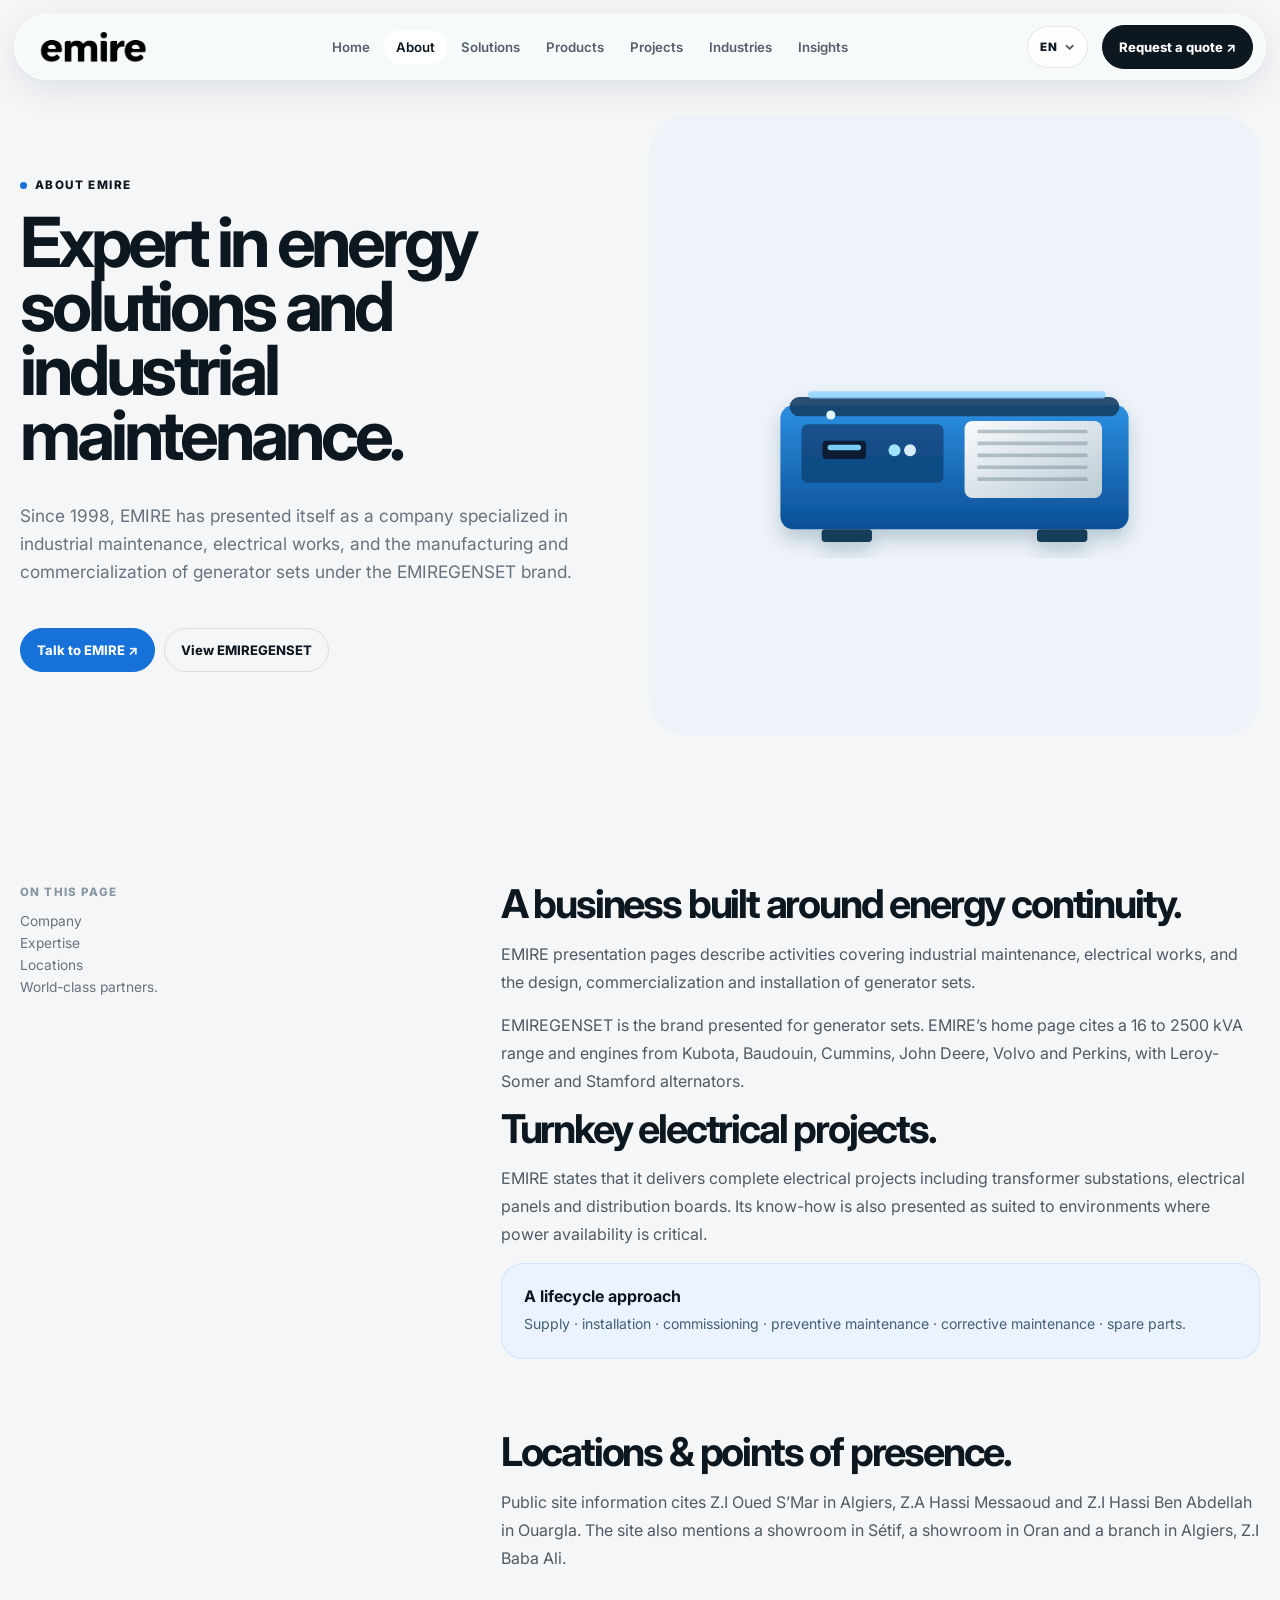
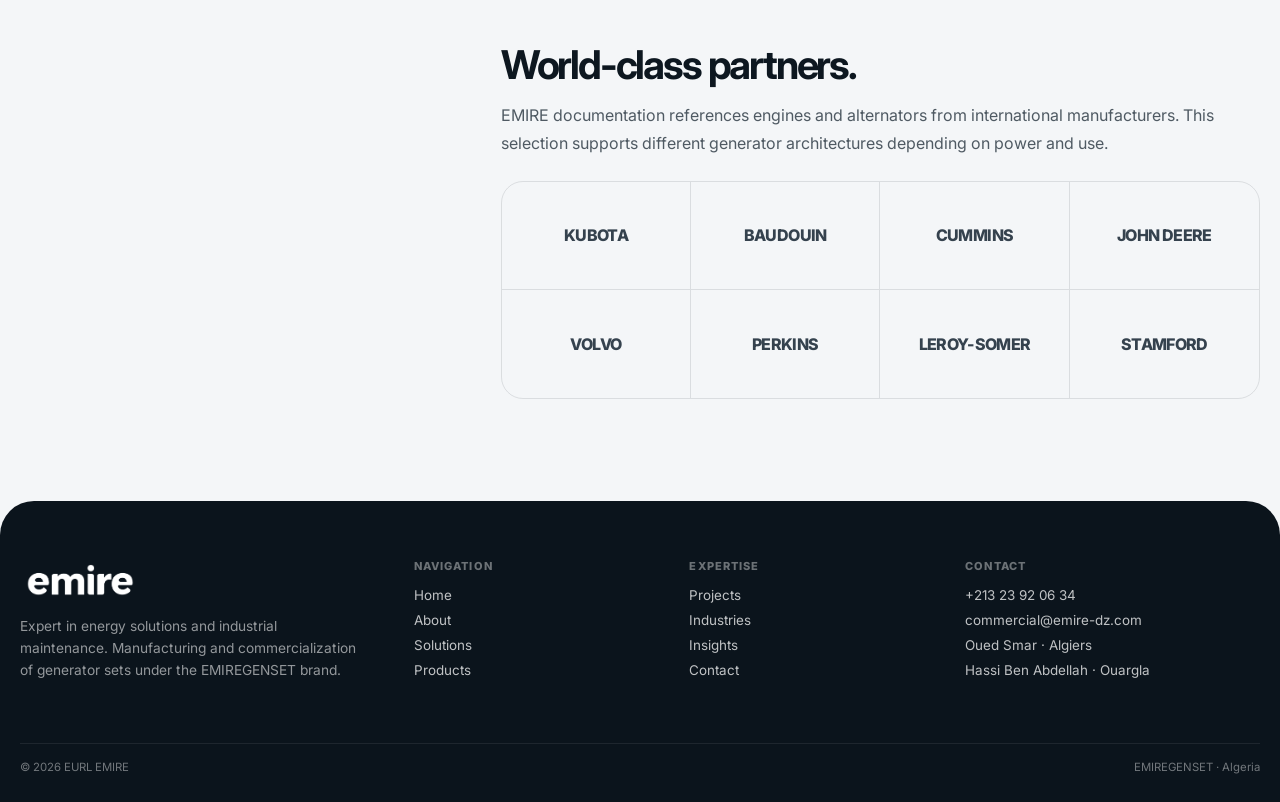
<file: about/index.html>
<!DOCTYPE html>
<html lang="en">
<head>
    <meta charset="utf-8"/>
    <meta content="width=device-width,initial-scale=1" name="viewport"/>
    <meta content="Découvrez EURL EMIRE, son activité, son réseau et les marques de motorisation et d’alternateurs référencées." name="description"/>
    <meta content="#0d1720" name="theme-color"/>

    <script>
        (function(){
            try{
                var saved=localStorage.getItem("emire-lang-v5");
                var langs=Array.isArray(navigator.languages)&&navigator.languages.length?navigator.languages:[navigator.language||""];
                var lang=saved||"en";

                if(!saved){
                    for(var i=0;i<langs.length;i++){
                        var c=String(langs[i]).toLowerCase();

                        if(c.indexOf("ar")===0){
                            lang="ar";
                            break;
                        }

                        if(c.indexOf("en")===0){
                            lang="en";
                            break;
                        }

                        if(c.indexOf("fr")===0){
                            lang="fr";
                            break;
                        }
                    }
                }

                document.documentElement.lang=lang;
                document.documentElement.dir=lang==="ar"?"rtl":"ltr";
            }catch(e){}
        })();
    </script>

    <title>À propos — EMIRE</title>

    <link href="../css/main.css" rel="stylesheet"/>
    <link rel="icon" type="image/svg+xml" href="../favicon/Frame 4.svg">
</head>

<body>
    <header class="site-header">
        <nav
            aria-label="Navigation principale"
            class="nav container">
            
            <a class="logo" href="../index.html" aria-label="EMIRE">
            <img src="../logo/emire-black-simple.png" alt="EMIRE">
            </a>

            <div class="nav-links">
                <a class="" href="../index.html">Accueil</a>
                <a class="active" href="../about/index.html">À propos</a>
                <a class="" href="../solutions/index.html">Solutions</a>
                <a class="" href="../products/index.html">Produits</a>
                <a class="" href="../projects/index.html">Réalisations</a>
                <a class="" href="../industries/index.html">Secteurs</a>
                <a class="" href="../news/index.html">Ressources</a>
            </div>

            <div class="nav-actions">
                <div
                    class="lang-switch"
                    data-lang-switch="">

                    <button
                        aria-expanded="false"
                        aria-haspopup="true"
                        aria-label="Choisir la langue"
                        class="lang-trigger"
                        type="button">
                        <span class="lang-current">FR</span>
                        <span aria-hidden="true" class="lang-chevron">⌄</span>
                    </button>

                    <div class="lang-menu" role="menu">
                        <button
                            class="lang-option"
                            data-lang="fr"
                            role="menuitem"
                            type="button">
                            <span>FR</span>
                            <small>Français</small>
                        </button>

                        <button
                            class="lang-option"
                            data-lang="en"
                            role="menuitem"
                            type="button">
                            <span>EN</span>
                            <small>English</small>
                        </button>

                        <button
                            class="lang-option"
                            data-lang="ar"
                            role="menuitem"
                            type="button">
                            <span>AR</span>
                            <small>العربية</small>
                        </button>
                    </div>
                </div>

                <a
                    class="btn btn-dark desktop-only"
                    href="../contact/index.html">
                    Demander un devis ↗
                </a>

                <button
                    aria-expanded="false"
                    aria-label="Ouvrir le menu"
                    class="menu-btn"
                    data-menu=""></button>
            </div>
        </nav>
    </header>

    <main>
        <section class="page-hero">
            <div class="container">
                <div class="page-hero-inner">
                    <div class="page-hero-copy">
                        <div class="eyebrow">
                            À propos d’EMIRE
                        </div>

                        <h1 class="h2">
                            Expert en solutions d’énergie et maintenance industrielle.
                        </h1>

                        <p class="lead">
                            Depuis 1998, EMIRE se présente comme une entreprise spécialisée en maintenance industrielle, travaux électriques et fabrication / commercialisation de groupes électrogènes sous la marque EMIREGENSET.
                        </p>

                        <div
                            style="display:flex;gap:9px;flex-wrap:wrap;margin-top:25px">

                            <a
                                class="btn btn-blue"
                                href="../contact/index.html">
                                Parler à EMIRE ↗
                            </a>

                            <a
                                class="btn"
                                href="../products/groupes-electrogenes.html">
                                Voir EMIREGENSET
                            </a>
                        </div>
                    </div>

                    <div class="page-image reveal">
                        <img
                            alt="Groupe électrogène EMIREGENSET"
                            decoding="async"
                            loading="lazy"
                            src="../assets/genset-front.svg"/>
                    </div>
                </div>
            </div>
        </section>

        <section class="section">
            <div class="container content-grid">
                <aside>
                    <div class="side-label">
                        Sur cette page
                    </div>

                    <div class="side-list">
                        <a href="#company">Entreprise</a>
                        <a href="#history">Savoir-faire</a>
                        <a href="#network">Implantations</a>
                        <a href="#partners">Partenaires d’excellence mondiale.</a>
                    </div>
                </aside>

                <div class="rich-copy">
                    <div id="company">
                        <h2>
                            Une activité construite autour de la continuité énergétique.
                        </h2>

                        <p>
                            Les pages de présentation d’EMIRE décrivent une activité couvrant la maintenance industrielle, les travaux électriques et la conception, commercialisation et installation de groupes électrogènes performants.
                        </p>

                        <p>
                            EMIREGENSET est la marque présentée pour les groupes électrogènes. La page d’accueil EMIRE cite une gamme de 16 kVA à 2500 kVA et des moteurs de marques Kubota, Baudouin, Cummins, John Deere, Volvo et Perkins, avec des alternateurs Leroy-Somer et Stamford.
                        </p>
                    </div>

                    <div
                        class="rich-copy"
                        id="history">

                        <h2>
                            Des projets électriques clés en main.
                        </h2>

                        <p>
                            EMIRE indique réaliser des projets électriques complets incluant des postes de transformation, des armoires électriques et des tableaux de distribution. Son savoir-faire est également présenté comme adapté aux zones où l’alimentation doit rester disponible dans des environnements exigeants.
                        </p>

                        <div class="callout">
                            <strong>
                                Une logique de cycle de vie
                            </strong>

                            <p>
                                Fourniture · installation · mise en service · maintenance préventive · maintenance curative · pièces de rechange.
                            </p>
                        </div>
                    </div>

                    <div
                        class="rich-copy"
                        id="network">

                        <h2>
                            Implantations &amp; points de présence.
                        </h2>

                        <p>
                            Les informations publiques du site citent Z.I Oued S’Mar à Alger, Z.A Hassi Messaoud et Z.I Hassi Ben Abdellah à Ouargla. Le site mentionne également un showroom à Sétif, un showroom à Oran et une succursale à Alger, Z.I Baba Ali.
                        </p>
                    </div>

                    <div
                        class="rich-copy"
                        id="partners">

                        <h2>
                            Partenaires d’excellence mondiale.
                        </h2>

                        <p>
                            La documentation EMIRE référence des motorisations et alternateurs de fabricants internationaux. Cette sélection permet de proposer différentes architectures de groupes selon la puissance et l’usage.
                        </p>

                        <div
                            class="logo-cloud"
                            style="margin-top:24px;border:1px solid var(--line);border-radius:22px;overflow:hidden">

                            <div class="brand-pill">
                                KUBOTA
                            </div>

                            <div class="brand-pill">
                                BAUDOUIN
                            </div>

                            <div class="brand-pill">
                                CUMMINS
                            </div>

                            <div class="brand-pill">
                                JOHN DEERE
                            </div>

                            <div class="brand-pill">
                                VOLVO
                            </div>

                            <div class="brand-pill">
                                PERKINS
                            </div>

                            <div class="brand-pill">
                                LEROY-SOMER
                            </div>

                            <div class="brand-pill">
                                STAMFORD
                            </div>
                        </div>
                    </div>
                </div>
            </div>
        </section>
    </main>

    <footer class="site-footer">
        <div class="container footer-grid">
            <div class="footer-brand">
                
                <a class="logo" href="../index.html" aria-label="EMIRE">
                <img src="../logo/emire-white-simple.png" alt="EMIRE">
                </a>

                <p>
                    Expert en solutions d’énergie et maintenance industrielle. Fabrication et commercialisation de groupes électrogènes sous la marque EMIREGENSET.
                </p>
            </div>

            <div>
                <div class="footer-title">
                    Navigation
                </div>

                <div class="footer-links">
                    <a href="../index.html">Accueil</a>
                    <a href="../about/index.html">À propos</a>
                    <a href="../solutions/index.html">Solutions</a>
                    <a href="../products/index.html">Produits</a>
                </div>
            </div>

            <div>
                <div class="footer-title">
                    Expertise
                </div>

                <div class="footer-links">
                    <a href="../projects/index.html">Réalisations</a>
                    <a href="../industries/index.html">Secteurs</a>
                    <a href="../news/index.html">Ressources</a>
                    <a href="../contact/index.html">Contact</a>
                </div>
            </div>

            <div>
                <div class="footer-title">
                    Contact
                </div>

                <div class="footer-links">
                    <a href="tel:+21323920634">
                        +213 23 92 06 34
                    </a>

                    <a href="mailto:commercial@emire-dz.com">
                        commercial@emire-dz.com
                    </a>

                    <span>
                        Oued Smar · Alger
                    </span>

                    <span>
                        Hassi Ben Abdellah · Ouargla
                    </span>
                </div>
            </div>
        </div>

        <div class="container footer-bottom">
            <span>
                © <span data-year=""></span> EURL EMIRE
            </span>

            <span>
                EMIREGENSET · Algérie
            </span>
        </div>
    </footer>

    <script src="../js/main.js"></script>
</body>
</html>
</file>
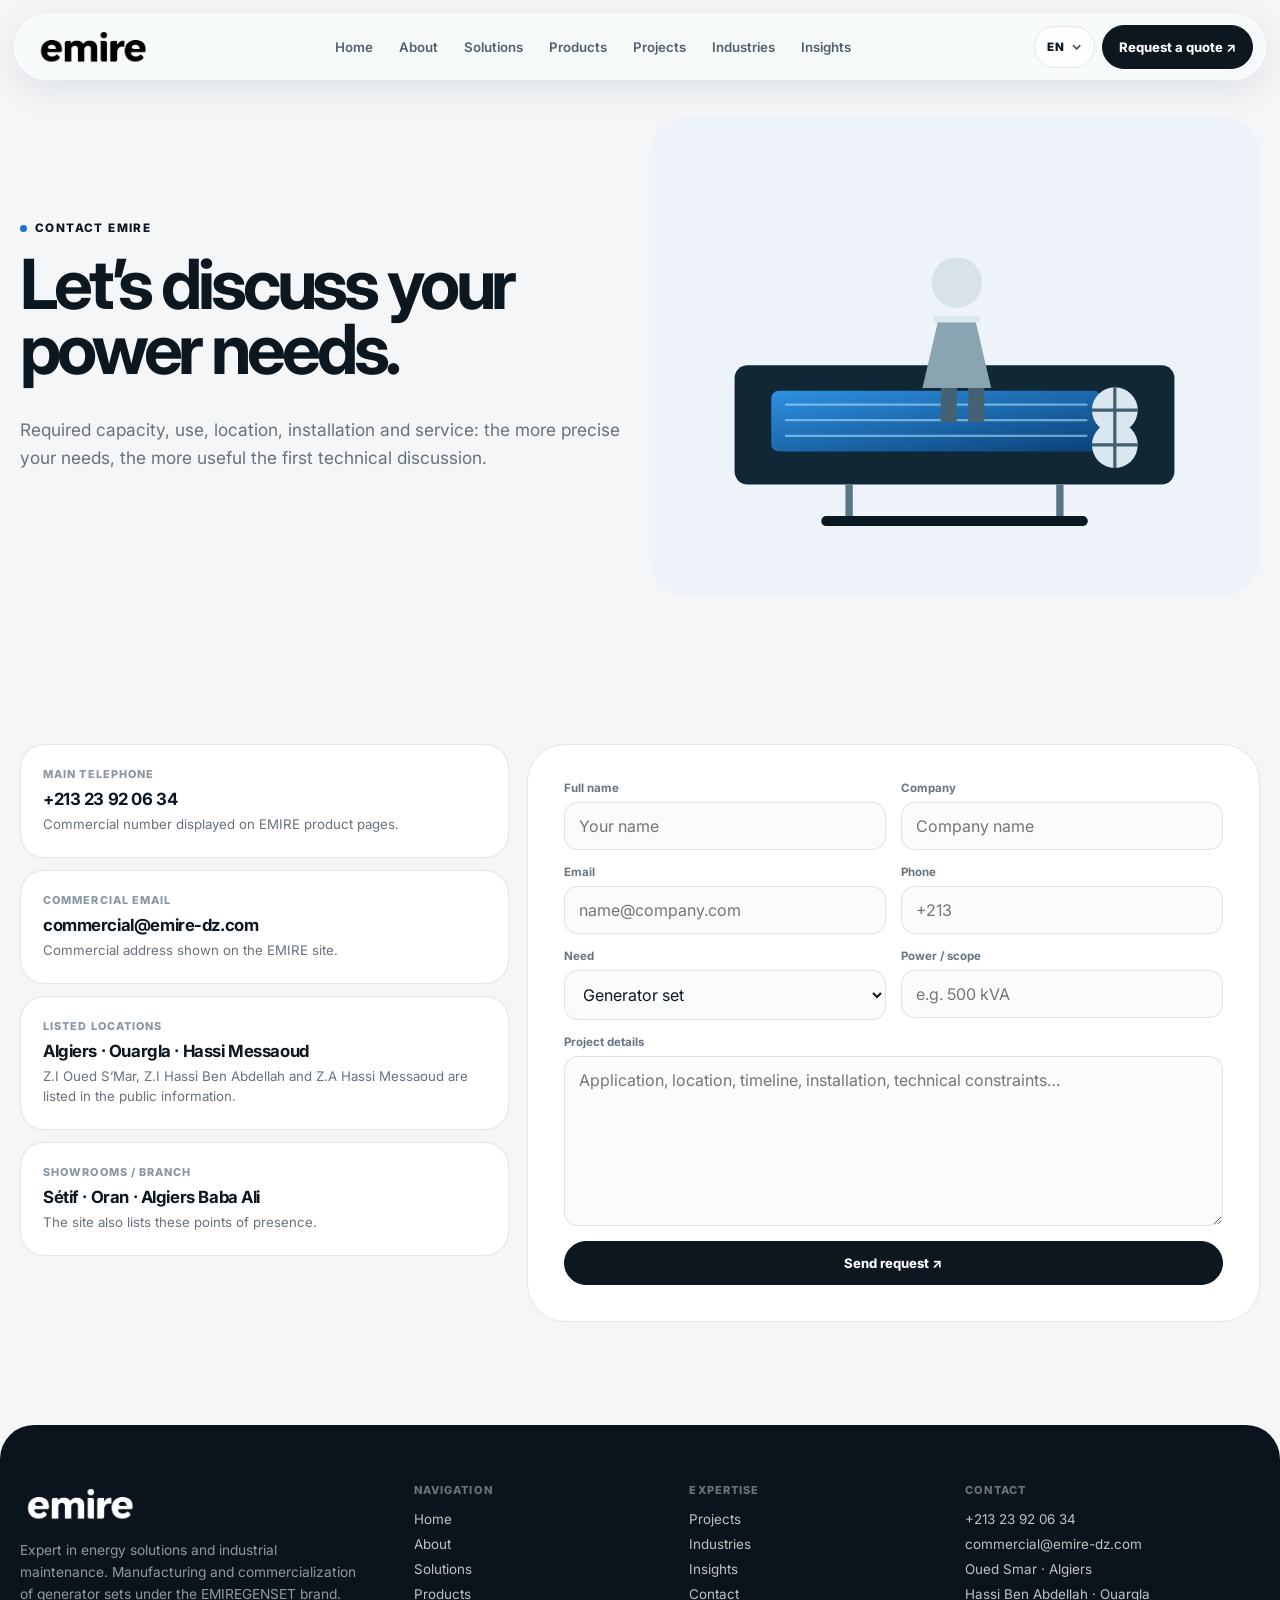
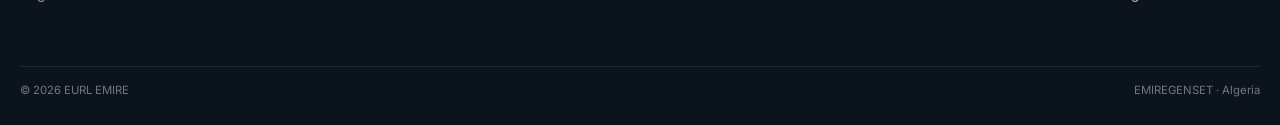
<file: contact/index.html>
<!DOCTYPE html>
<html lang="en">
<head>
    <meta charset="utf-8"/>
    <meta content="width=device-width,initial-scale=1" name="viewport"/>
    <meta content="Contact EURL EMIRE : téléphone, email commercial, implantations et demande de devis." name="description"/>
    <meta content="#0d1720" name="theme-color"/>

    <script>
        (function(){
            try{
                var saved=localStorage.getItem("emire-lang-v5");
                var langs=Array.isArray(navigator.languages)&&navigator.languages.length?navigator.languages:[navigator.language||""];
                var lang=saved||"en";

                if(!saved){
                    for(var i=0;i<langs.length;i++){
                        var c=String(langs[i]).toLowerCase();

                        if(c.indexOf("ar")===0){
                            lang="ar";
                            break;
                        }

                        if(c.indexOf("en")===0){
                            lang="en";
                            break;
                        }

                        if(c.indexOf("fr")===0){
                            lang="fr";
                            break;
                        }
                    }
                }

                document.documentElement.lang=lang;
                document.documentElement.dir=lang==="ar"?"rtl":"ltr";
            }catch(e){}
        })();
    </script>

    <title>Contact — EMIRE</title>

    <link href="../css/main.css" rel="stylesheet"/>
    <link rel="icon" type="image/svg+xml" href="../favicon/Frame 4.svg">
</head>

<body>
    <header class="site-header">
        <nav
            aria-label="Navigation principale"
            class="nav container">

            <a class="logo" href="../index.html" aria-label="EMIRE">
            <img src="../logo/emire-black-simple.png" alt="EMIRE">
            </a>

            <div class="nav-links">
                <a class="" href="../index.html">Accueil</a>
                <a class="" href="../about/index.html">À propos</a>
                <a class="" href="../solutions/index.html">Solutions</a>
                <a class="" href="../products/index.html">Produits</a>
                <a class="" href="../projects/index.html">Réalisations</a>
                <a class="" href="../industries/index.html">Secteurs</a>
                <a class="" href="../news/index.html">Ressources</a>
            </div>

            <div class="nav-actions">
                <div
                    class="lang-switch"
                    data-lang-switch="">

                    <button
                        aria-expanded="false"
                        aria-haspopup="true"
                        aria-label="Choisir la langue"
                        class="lang-trigger"
                        type="button">
                        <span class="lang-current">FR</span>
                        <span aria-hidden="true" class="lang-chevron">⌄</span>
                    </button>

                    <div class="lang-menu" role="menu">
                        <button
                            class="lang-option"
                            data-lang="fr"
                            role="menuitem"
                            type="button">
                            <span>FR</span>
                            <small>Français</small>
                        </button>

                        <button
                            class="lang-option"
                            data-lang="en"
                            role="menuitem"
                            type="button">
                            <span>EN</span>
                            <small>English</small>
                        </button>

                        <button
                            class="lang-option"
                            data-lang="ar"
                            role="menuitem"
                            type="button">
                            <span>AR</span>
                            <small>العربية</small>
                        </button>
                    </div>
                </div>

                <a
                    class="btn btn-dark desktop-only"
                    href="../contact/index.html">
                    Demander un devis ↗
                </a>

                <button
                    aria-expanded="false"
                    aria-label="Ouvrir le menu"
                    class="menu-btn"
                    data-menu=""></button>
            </div>
        </nav>
    </header>

    <main>
        <section class="page-hero">
            <div class="container">
                <div class="page-hero-inner">
                    <div class="page-hero-copy">
                        <div class="eyebrow">
                            Contact EMIRE
                        </div>

                        <h1 class="h2">
                            Parlons de votre besoin en énergie.
                        </h1>

                        <p class="lead">
                            Capacité recherchée, usage, localisation, installation et service : plus votre besoin est précis, plus le premier échange technique sera utile.
                        </p>
                    </div>

                    <div class="page-image">
                        <img
                            alt="Groupe électrogène industriel EMIREGENSET"
                            decoding="async"
                            loading="lazy"
                            src="../assets/service-tech.svg"/>
                    </div>
                </div>
            </div>
        </section>

        <section class="section">
            <div class="container">
                <div class="contact-grid">
                    <div class="contact-stack">
                        <article class="contact-card reveal">
                            <span>
                                Téléphone général
                            </span>

                            <strong>
                                <a href="tel:+21323920634">
                                    +213 23 92 06 34
                                </a>
                            </strong>

                            <p>
                                Numéro commercial affiché sur les pages produits EMIRE.
                            </p>
                        </article>

                        <article class="contact-card reveal">
                            <span>
                                Email commercial
                            </span>

                            <strong>
                                <a href="mailto:commercial@emire-dz.com">
                                    commercial@emire-dz.com
                                </a>
                            </strong>

                            <p>
                                Adresse commerciale affichée sur le site EMIRE.
                            </p>
                        </article>

                        <article class="contact-card reveal">
                            <span>
                                Implantations citées
                            </span>

                            <strong>
                                Alger · Ouargla · Hassi Messaoud
                            </strong>

                            <p>
                                Z.I Oued S’Mar, Z.I Hassi Ben Abdellah et Z.A Hassi Messaoud sont listées dans les informations publiques.
                            </p>
                        </article>

                        <article class="contact-card reveal">
                            <span>
                                Showrooms / succursale
                            </span>

                            <strong>
                                Sétif · Oran · Alger Baba Ali
                            </strong>

                            <p>
                                Le site présente également ces points de présence.
                            </p>
                        </article>
                    </div>

                    <form
                        action="mailto:commercial@emire-dz.com"
                        class="form-card reveal"
                        enctype="text/plain"
                        method="post">

                        <div class="form-grid">
                            <div class="field">
                                <label for="name">
                                    Nom complet
                                </label>

                                <input
                                    id="name"
                                    name="Nom"
                                    placeholder="Votre nom"
                                    required=""
                                    type="text"/>
                            </div>

                            <div class="field">
                                <label for="company">
                                    Entreprise
                                </label>

                                <input
                                    id="company"
                                    name="Entreprise"
                                    placeholder="Nom de l’entreprise"
                                    type="text"/>
                            </div>

                            <div class="field">
                                <label for="email">
                                    Email
                                </label>

                                <input
                                    id="email"
                                    name="Email"
                                    placeholder="nom@entreprise.com"
                                    required=""
                                    type="email"/>
                            </div>

                            <div class="field">
                                <label for="phone">
                                    Téléphone
                                </label>

                                <input
                                    id="phone"
                                    name="Téléphone"
                                    placeholder="+213"
                                    type="tel"/>
                            </div>

                            <div class="field">
                                <label for="need">
                                    Besoin
                                </label>

                                <select
                                    id="need"
                                    name="Besoin">
                                    <option>
                                        Groupe électrogène
                                    </option>

                                    <option>
                                        Armoire inverseur
                                    </option>

                                    <option>
                                        Mât d’éclairage
                                    </option>

                                    <option>
                                        Groupe Agri
                                    </option>

                                    <option>
                                        Installation / mise en service
                                    </option>

                                    <option>
                                        Maintenance
                                    </option>

                                    <option>
                                        Pièces de rechange
                                    </option>

                                    <option>
                                        Travaux électriques
                                    </option>
                                </select>
                            </div>

                            <div class="field">
                                <label for="power">
                                    Puissance / périmètre
                                </label>

                                <input
                                    id="power"
                                    name="Puissance"
                                    placeholder="Ex. 500 kVA"
                                    type="text"/>
                            </div>

                            <div class="field full">
                                <label for="message">
                                    Détails du projet
                                </label>

                                <textarea
                                    id="message"
                                    name="Message"
                                    placeholder="Application, localisation, délai, installation, contraintes techniques…"></textarea>
                            </div>

                            <div class="field full">
                                <button
                                    class="btn btn-dark"
                                    type="submit">
                                    Envoyer la demande ↗
                                </button>
                            </div>
                        </div>
                    </form>
                </div>
            </div>
        </section>
    </main>

    <footer class="site-footer">
        <div class="container footer-grid">
            <div class="footer-brand">
                <a class="logo" href="../index.html" aria-label="EMIRE">
                <img src="../logo/emire-white-simple.png" alt="EMIRE">
                </a>

                <p>
                    Expert en solutions d’énergie et maintenance industrielle. Fabrication et commercialisation de groupes électrogènes sous la marque EMIREGENSET.
                </p>
            </div>

            <div>
                <div class="footer-title">
                    Navigation
                </div>

                <div class="footer-links">
                    <a href="../index.html">Accueil</a>
                    <a href="../about/index.html">À propos</a>
                    <a href="../solutions/index.html">Solutions</a>
                    <a href="../products/index.html">Produits</a>
                </div>
            </div>

            <div>
                <div class="footer-title">
                    Expertise
                </div>

                <div class="footer-links">
                    <a href="../projects/index.html">Réalisations</a>
                    <a href="../industries/index.html">Secteurs</a>
                    <a href="../news/index.html">Ressources</a>
                    <a href="../contact/index.html">Contact</a>
                </div>
            </div>

            <div>
                <div class="footer-title">
                    Contact
                </div>

                <div class="footer-links">
                    <a href="tel:+21323920634">
                        +213 23 92 06 34
                    </a>

                    <a href="mailto:commercial@emire-dz.com">
                        commercial@emire-dz.com
                    </a>

                    <span>
                        Oued Smar · Alger
                    </span>

                    <span>
                        Hassi Ben Abdellah · Ouargla
                    </span>
                </div>
            </div>
        </div>

        <div class="container footer-bottom">
            <span>
                © <span data-year=""></span> EURL EMIRE
            </span>

            <span>
                EMIREGENSET · Algérie
            </span>
        </div>
    </footer>

    <script src="../js/main.js"></script>
</body>
</html>
</file>
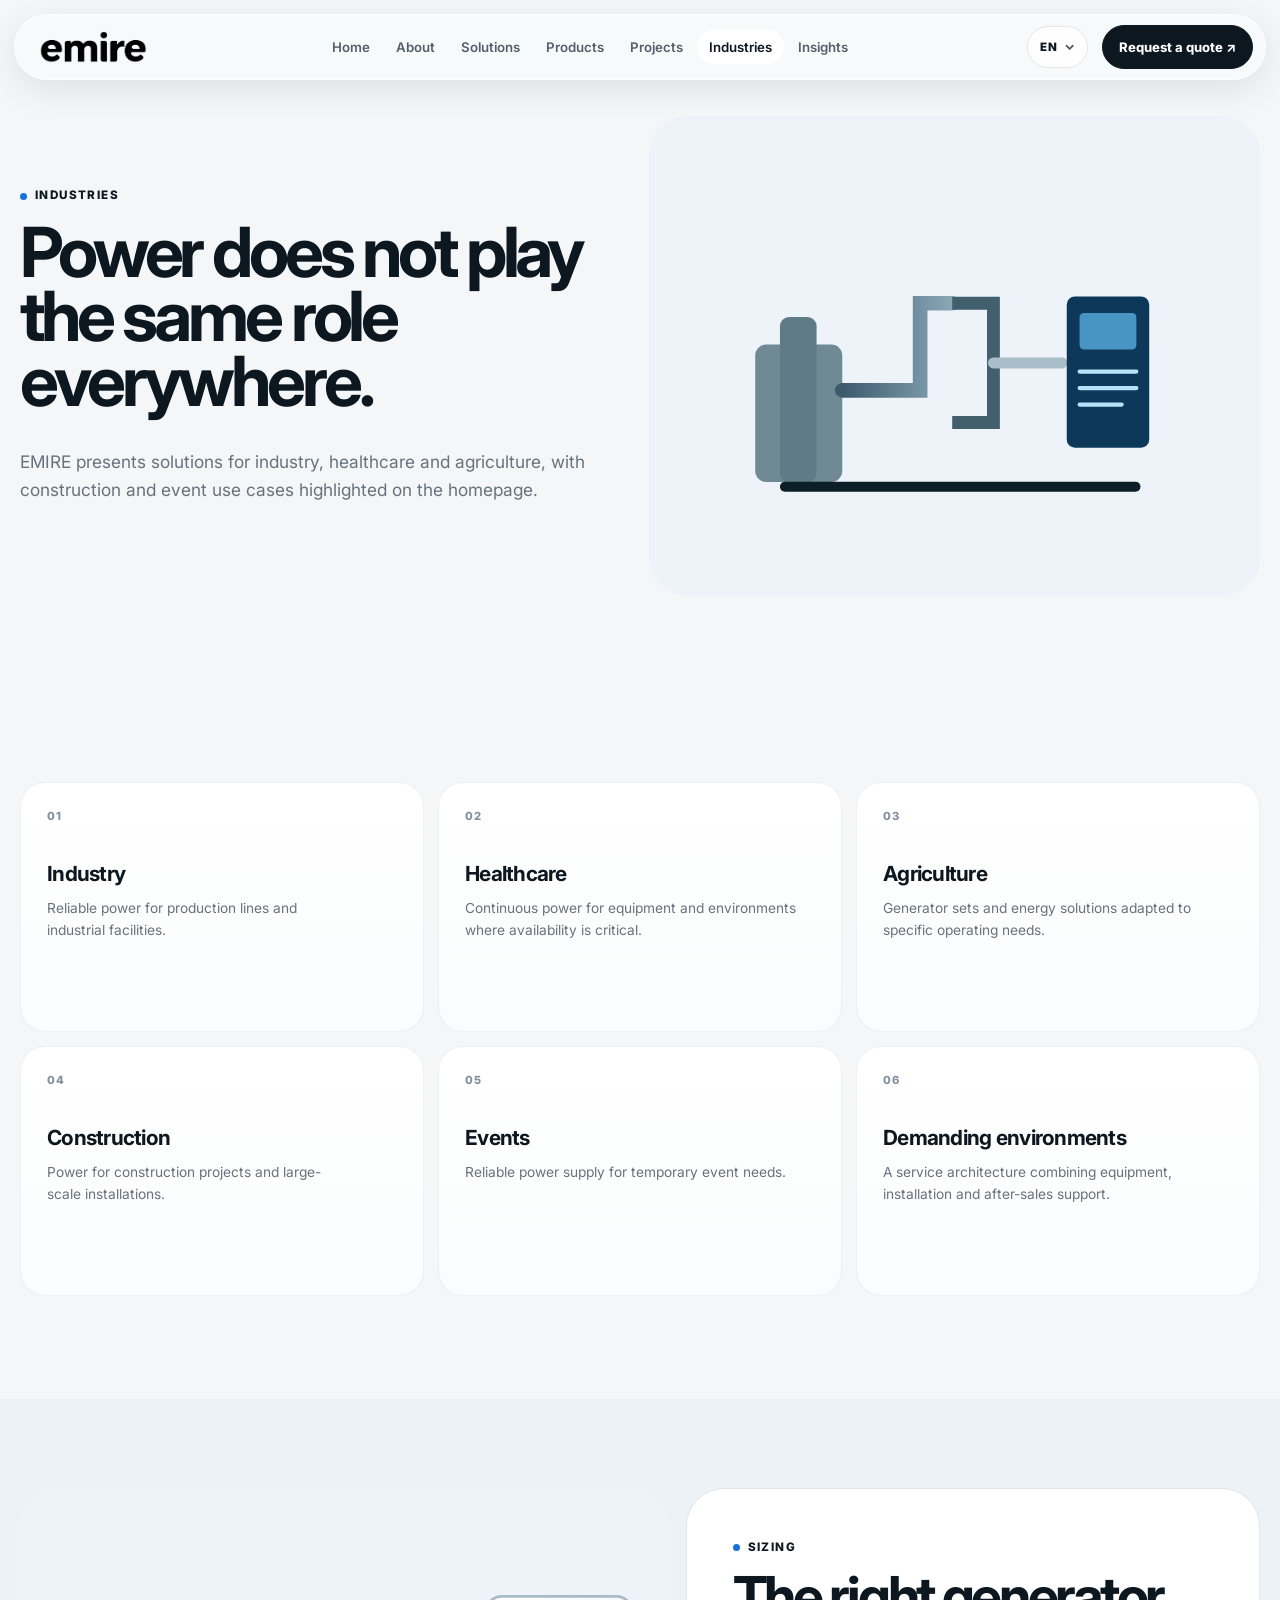
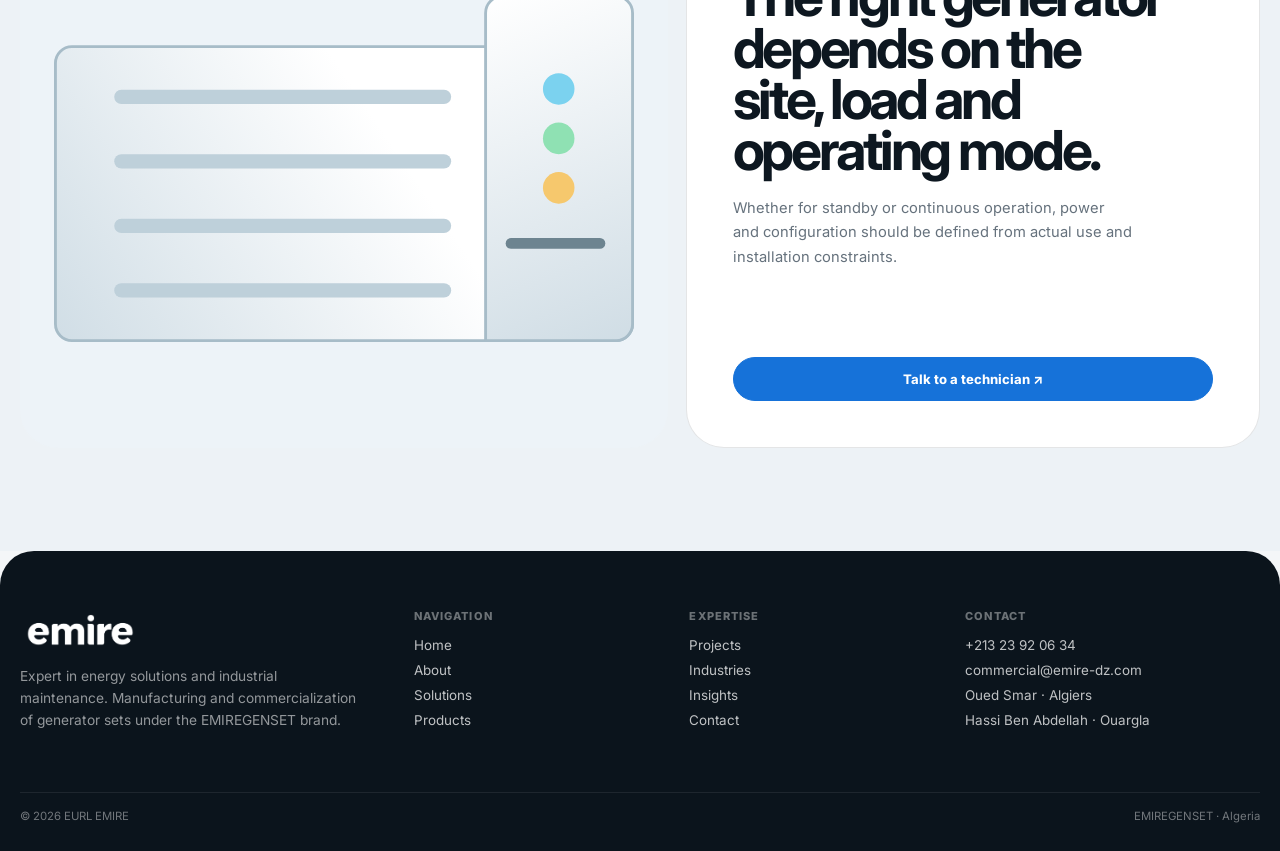
<file: industries/index.html>
<!DOCTYPE html>
<html lang="en">
<head>
    <meta charset="utf-8"/>
    <meta content="width=device-width,initial-scale=1" name="viewport"/>
    <meta content="Secteurs servis par EMIRE : industrie, santé, agriculture, construction et événements." name="description"/>
    <meta content="#0d1720" name="theme-color"/>

    <script>
        (function(){
            try{
                var saved=localStorage.getItem("emire-lang-v5");
                var langs=Array.isArray(navigator.languages)&&navigator.languages.length?navigator.languages:[navigator.language||""];
                var lang=saved||"en";

                if(!saved){
                    for(var i=0;i<langs.length;i++){
                        var c=String(langs[i]).toLowerCase();

                        if(c.indexOf("ar")===0){
                            lang="ar";
                            break;
                        }

                        if(c.indexOf("en")===0){
                            lang="en";
                            break;
                        }

                        if(c.indexOf("fr")===0){
                            lang="fr";
                            break;
                        }
                    }
                }

                document.documentElement.lang=lang;
                document.documentElement.dir=lang==="ar"?"rtl":"ltr";
            }catch(e){}
        })();
    </script>

    <title>Secteurs — EMIRE</title>

    <link href="../css/main.css" rel="stylesheet"/>
    <link rel="icon" type="image/svg+xml" href="../favicon/Frame 4.svg">
</head>

<body>
    <header class="site-header">
        <nav
            aria-label="Navigation principale"
            class="nav container">

            <a class="logo" href="../index.html" aria-label="EMIRE">
                <img src="../logo/emire-black-simple.png" alt="EMIRE">
                </a>

            <div class="nav-links">
                <a class="" href="../index.html">Accueil</a>
                <a class="" href="../about/index.html">À propos</a>
                <a class="" href="../solutions/index.html">Solutions</a>
                <a class="" href="../products/index.html">Produits</a>
                <a class="" href="../projects/index.html">Réalisations</a>
                <a class="active" href="../industries/index.html">Secteurs</a>
                <a class="" href="../news/index.html">Ressources</a>
            </div>

            <div class="nav-actions">
                <div
                    class="lang-switch"
                    data-lang-switch="">

                    <button
                        aria-expanded="false"
                        aria-haspopup="true"
                        aria-label="Choisir la langue"
                        class="lang-trigger"
                        type="button">
                        <span class="lang-current">FR</span>
                        <span aria-hidden="true" class="lang-chevron">⌄</span>
                    </button>

                    <div class="lang-menu" role="menu">
                        <button
                            class="lang-option"
                            data-lang="fr"
                            role="menuitem"
                            type="button">
                            <span>FR</span>
                            <small>Français</small>
                        </button>

                        <button
                            class="lang-option"
                            data-lang="en"
                            role="menuitem"
                            type="button">
                            <span>EN</span>
                            <small>English</small>
                        </button>

                        <button
                            class="lang-option"
                            data-lang="ar"
                            role="menuitem"
                            type="button">
                            <span>AR</span>
                            <small>العربية</small>
                        </button>
                    </div>
                </div>

                <a
                    class="btn btn-dark desktop-only"
                    href="../contact/index.html">
                    Demander un devis ↗
                </a>

                <button
                    aria-expanded="false"
                    aria-label="Ouvrir le menu"
                    class="menu-btn"
                    data-menu=""></button>
            </div>
        </nav>
    </header>

    <main>
        <section class="page-hero">
            <div class="container">
                <div class="page-hero-inner">
                    <div class="page-hero-copy">
                        <div class="eyebrow">
                            Secteurs
                        </div>

                        <h1 class="h2">
                            L’énergie n’a pas le même rôle partout.
                        </h1>

                        <p class="lead">
                            EMIRE présente ses solutions pour l’industrie, la santé et l’agriculture, avec des cas de construction et d’événements mis en avant sur la page d’accueil.
                        </p>
                    </div>

                    <div class="page-image">
                        <img
                            alt="Groupe électrogène pour applications professionnelles"
                            decoding="async"
                            loading="lazy"
                            src="../assets/oilgas-power.svg"/>
                    </div>
                </div>
            </div>
        </section>

        <section class="section">
            <div class="container">
                <div class="cap-grid">
                    <article class="cap-card reveal">
                        <span class="cap-no">01</span>

                        <h3>
                            Industrie
                        </h3>

                        <p>
                            Puissance fiable pour les chaînes de production et les installations industrielles.
                        </p>
                    </article>

                    <article class="cap-card reveal">
                        <span class="cap-no">02</span>

                        <h3>
                            Santé
                        </h3>

                        <p>
                            Alimentation continue pour les équipements et environnements où la disponibilité est critique.
                        </p>
                    </article>

                    <article class="cap-card reveal">
                        <span class="cap-no">03</span>

                        <h3>
                            Agriculture
                        </h3>

                        <p>
                            Groupes et solutions énergie adaptés aux besoins spécifiques des exploitations.
                        </p>
                    </article>

                    <article class="cap-card reveal">
                        <span class="cap-no">04</span>

                        <h3>
                            Construction
                        </h3>

                        <p>
                            Alimentation de projets de chantier et installations de grande envergure.
                        </p>
                    </article>

                    <article class="cap-card reveal">
                        <span class="cap-no">05</span>

                        <h3>
                            Événements
                        </h3>

                        <p>
                            Fourniture d’énergie fiable pour accompagner les besoins temporaires d’un événement.
                        </p>
                    </article>

                    <article class="cap-card reveal">
                        <span class="cap-no">06</span>

                        <h3>
                            Environnements exigeants
                        </h3>

                        <p>
                            Une architecture de services qui associe équipement, installation et SAV.
                        </p>
                    </article>
                </div>
            </div>
        </section>

        <section class="section section-tone">
            <div class="container">
                <div class="image-split">
                    <div class="feature-image reveal">
                        <img
                            alt="Groupe électrogène EMIREGENSET"
                            decoding="async"
                            loading="lazy"
                            src="../assets/healthcare-power.svg"/>
                    </div>

                    <div class="feature-copy reveal">
                        <div>
                            <div class="eyebrow">
                                Dimensionnement
                            </div>

                            <h2
                                class="h2"
                                style="margin-top:16px;font-size:clamp(2.3rem,4.3vw,4.5rem)">
                                Le bon groupe dépend du site, de la charge et du mode d’exploitation.
                            </h2>

                            <p
                                class="lead"
                                style="margin-top:20px">
                                Qu’il s’agisse de secours ou de production continue, la puissance et la configuration doivent être définies à partir de l’usage réel et des contraintes d’installation.
                            </p>
                        </div>

                        <a
                            class="btn btn-blue"
                            href="../contact/index.html">
                            Parler à un technicien ↗
                        </a>
                    </div>
                </div>
            </div>
        </section>
    </main>

    <footer class="site-footer">
        <div class="container footer-grid">
            <div class="footer-brand">
                <a class="logo" href="../index.html" aria-label="EMIRE">
                <img src="../logo/emire-white-simple.png" alt="EMIRE">
                </a>

                <p>
                    Expert en solutions d’énergie et maintenance industrielle. Fabrication et commercialisation de groupes électrogènes sous la marque EMIREGENSET.
                </p>
            </div>

            <div>
                <div class="footer-title">
                    Navigation
                </div>

                <div class="footer-links">
                    <a href="../index.html">Accueil</a>
                    <a href="../about/index.html">À propos</a>
                    <a href="../solutions/index.html">Solutions</a>
                    <a href="../products/index.html">Produits</a>
                </div>
            </div>

            <div>
                <div class="footer-title">
                    Expertise
                </div>

                <div class="footer-links">
                    <a href="../projects/index.html">Réalisations</a>
                    <a href="../industries/index.html">Secteurs</a>
                    <a href="../news/index.html">Ressources</a>
                    <a href="../contact/index.html">Contact</a>
                </div>
            </div>

            <div>
                <div class="footer-title">
                    Contact
                </div>

                <div class="footer-links">
                    <a href="tel:+21323920634">+213 23 92 06 34</a>
                    <a href="mailto:commercial@emire-dz.com">commercial@emire-dz.com</a>
                    <span>Oued Smar · Alger</span>
                    <span>Hassi Ben Abdellah · Ouargla</span>
                </div>
            </div>
        </div>

        <div class="container footer-bottom">
            <span>
                © <span data-year=""></span> EURL EMIRE
            </span>

            <span>
                EMIREGENSET · Algérie
            </span>
        </div>
    </footer>

    <script src="../js/main.js"></script>
</body>
</html>
</file>
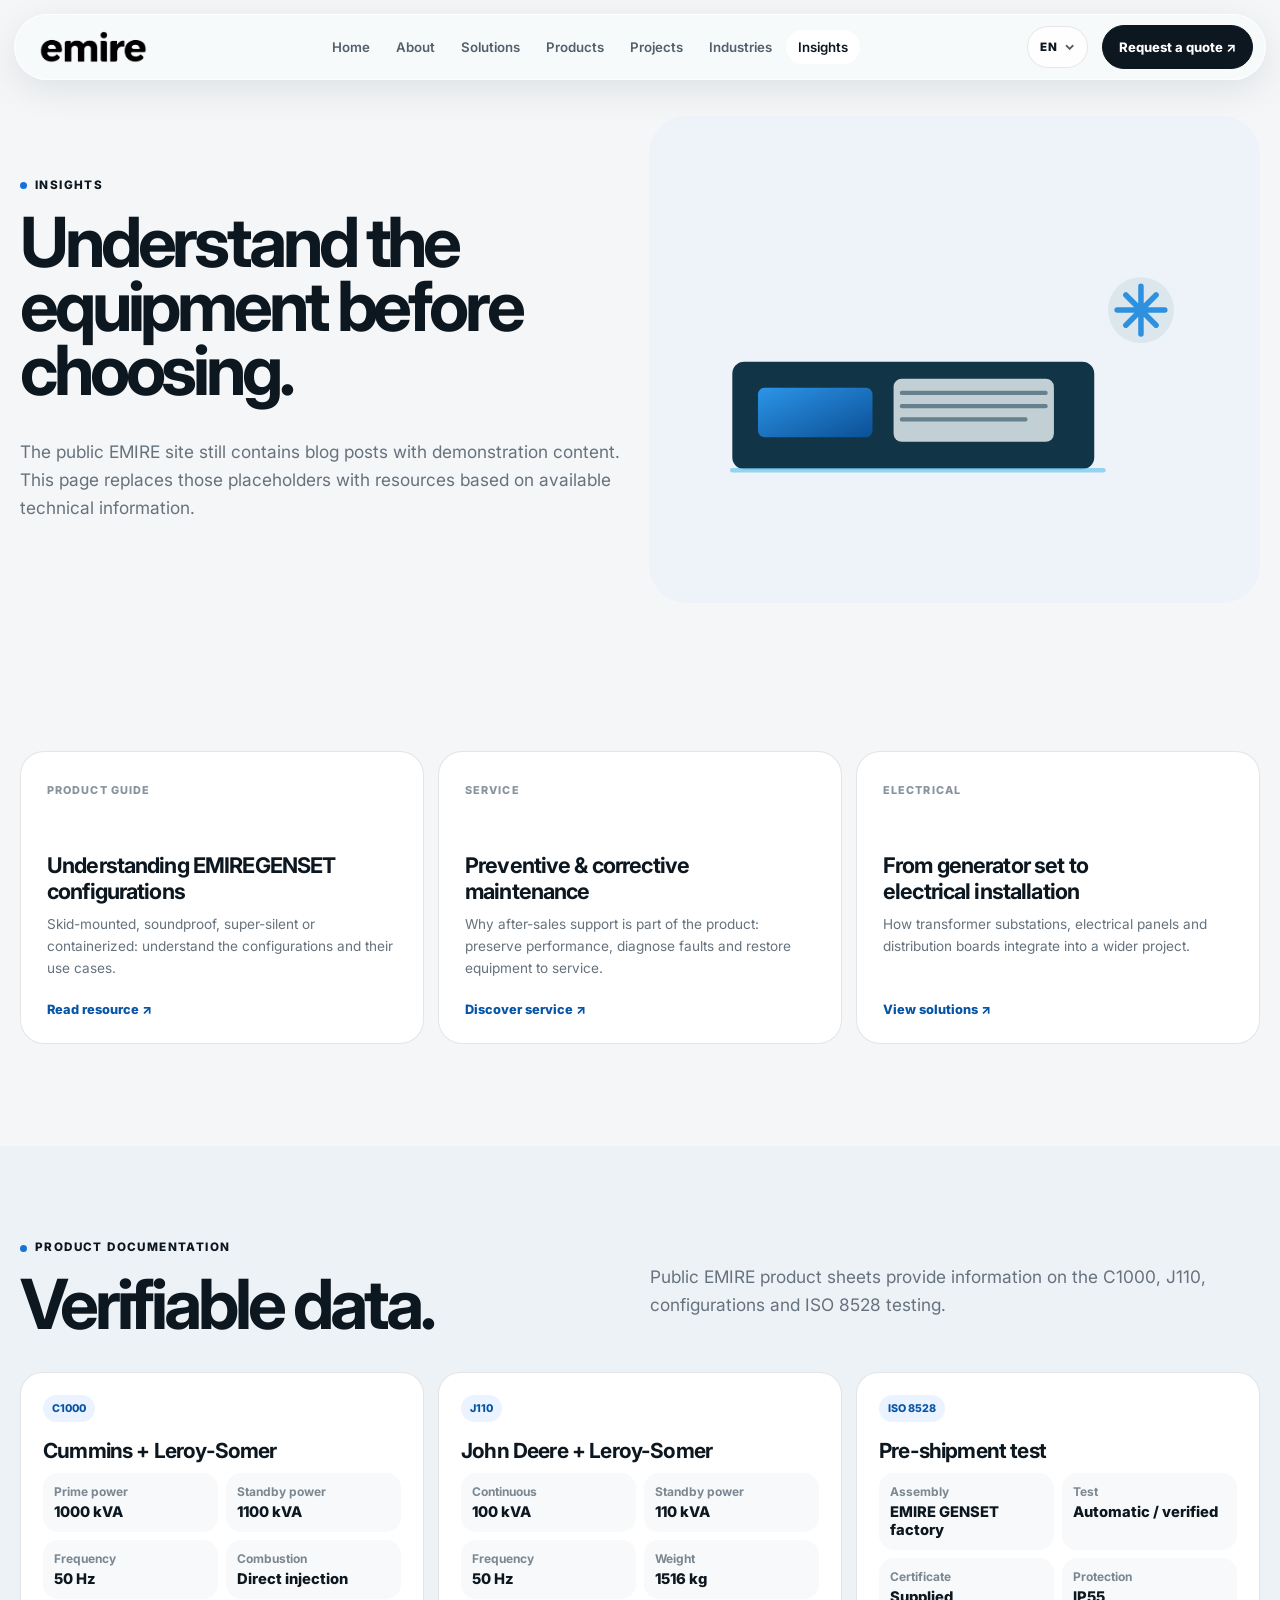
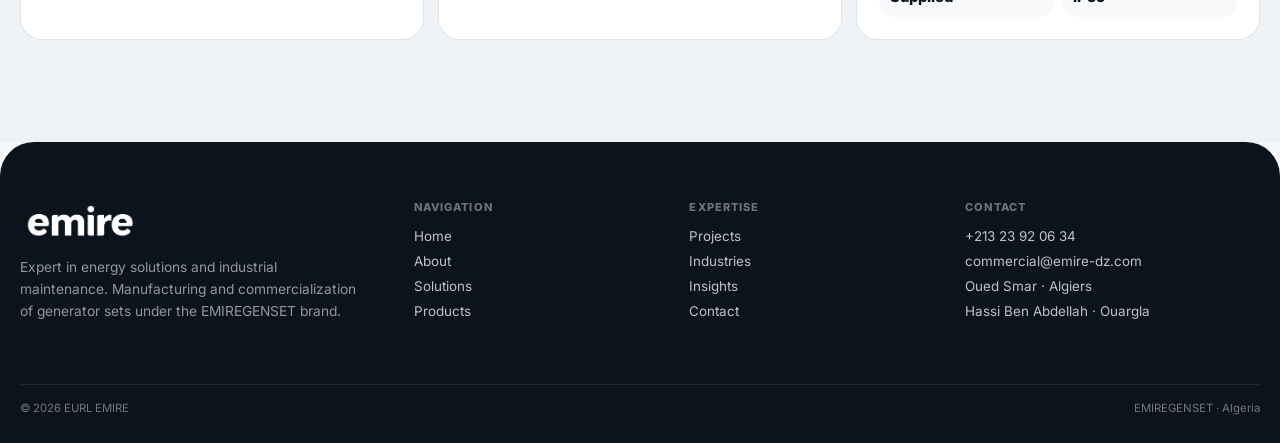
<file: news/index.html>
<!DOCTYPE html>
<html lang="en">
<head>
    <meta charset="utf-8"/>
    <meta content="width=device-width,initial-scale=1" name="viewport"/>
    <meta content="Ressources EMIRE autour des groupes électrogènes, de la maintenance et des projets électriques." name="description"/>
    <meta content="#0d1720" name="theme-color"/>

    <script>
        (function(){
            try{
                var saved=localStorage.getItem("emire-lang-v5");
                var langs=Array.isArray(navigator.languages)&&navigator.languages.length?navigator.languages:[navigator.language||""];
                var lang=saved||"en";
                if(!saved){
                    for(var i=0;i<langs.length;i++){
                        var c=String(langs[i]).toLowerCase();
                        if(c.indexOf("ar")===0){
                            lang="ar";
                            break;
                        }
                        if(c.indexOf("en")===0){
                            lang="en";
                            break;
                        }
                        if(c.indexOf("fr")===0){
                            lang="fr";
                            break;
                        }
                    }
                }
                document.documentElement.lang=lang;
                document.documentElement.dir=lang==="ar"?"rtl":"ltr";
            }catch(e){}
        })();
    </script>

    <title>Ressources — EMIRE</title>

    <link href="../css/main.css" rel="stylesheet"/>
    <link rel="icon" type="image/svg+xml" href="../favicon/Frame 4.svg">
</head>

<body>
    <header class="site-header">
        <nav
            aria-label="Navigation principale"
            class="nav container">

            <a class="logo" href="../index.html" aria-label="EMIRE">
                <img src="../logo/emire-black-simple.png" alt="EMIRE">
                </a>

            <div class="nav-links">
                <a class="" href="../index.html">Accueil</a>
                <a class="" href="../about/index.html">À propos</a>
                <a class="" href="../solutions/index.html">Solutions</a>
                <a class="" href="../products/index.html">Produits</a>
                <a class="" href="../projects/index.html">Réalisations</a>
                <a class="" href="../industries/index.html">Secteurs</a>
                <a class="active" href="../news/index.html">Ressources</a>
            </div>

            <div class="nav-actions">
                <div
                    class="lang-switch"
                    data-lang-switch="">

                    <button
                        aria-expanded="false"
                        aria-haspopup="true"
                        aria-label="Choisir la langue"
                        class="lang-trigger"
                        type="button">
                        <span class="lang-current">FR</span>
                        <span aria-hidden="true" class="lang-chevron">⌄</span>
                    </button>

                    <div class="lang-menu" role="menu">
                        <button
                            class="lang-option"
                            data-lang="fr"
                            role="menuitem"
                            type="button">
                            <span>FR</span>
                            <small>Français</small>
                        </button>

                        <button
                            class="lang-option"
                            data-lang="en"
                            role="menuitem"
                            type="button">
                            <span>EN</span>
                            <small>English</small>
                        </button>

                        <button
                            class="lang-option"
                            data-lang="ar"
                            role="menuitem"
                            type="button">
                            <span>AR</span>
                            <small>العربية</small>
                        </button>
                    </div>
                </div>

                <a
                    class="btn btn-dark desktop-only"
                    href="../contact/index.html">
                    Demander un devis ↗
                </a>

                <button
                    aria-expanded="false"
                    aria-label="Ouvrir le menu"
                    class="menu-btn"
                    data-menu=""></button>
            </div>
        </nav>
    </header>

    <main>
        <section class="page-hero">
            <div class="container">
                <div class="page-hero-inner">
                    <div class="page-hero-copy">
                        <div class="eyebrow">
                            Ressources
                        </div>

                        <h1 class="h2">
                            Comprendre l’équipement avant de choisir.
                        </h1>

                        <p class="lead">
                            Le site public EMIRE contient encore des articles de blog avec du contenu de démonstration. Cette page remplace les faux articles par des ressources basées sur les informations techniques réellement disponibles.
                        </p>
                    </div>

                    <div class="page-image">
                        <img
                            alt="Illustration technique d’un groupe électrogène"
                            decoding="async"
                            loading="lazy"
                            src="../assets/genset-maintenance.svg"/>
                    </div>
                </div>
            </div>
        </section>

        <section class="section">
            <div class="container">
                <div class="resource-grid">
                    <article class="resource-card reveal">
                        <div>
                            <span class="resource-type">
                                Guide produit
                            </span>

                            <h3>
                                Comprendre les configurations EMIREGENSET
                            </h3>

                            <p>
                                Sur skid, insonorisé, super silencieux ou conteneur : comprendre les différences de configuration et le contexte d’usage.
                            </p>
                        </div>

                        <a
                            class="resource-link"
                            href="../products/groupes-electrogenes.html">
                            Lire la ressource ↗
                        </a>
                    </article>

                    <article class="resource-card reveal">
                        <div>
                            <span class="resource-type">
                                Service
                            </span>

                            <h3>
                                Maintenance préventive &amp; curative
                            </h3>

                            <p>
                                Pourquoi le SAV fait partie du produit : préserver les performances, diagnostiquer les pannes et remettre les équipements en service.
                            </p>
                        </div>

                        <a
                            class="resource-link"
                            href="../solutions/index.html">
                            Découvrir le service ↗
                        </a>
                    </article>

                    <article class="resource-card reveal">
                        <div>
                            <span class="resource-type">
                                Électricité
                            </span>

                            <h3>
                                Du groupe à l’installation électrique
                            </h3>

                            <p>
                                Comment postes de transformation, armoires électriques et tableaux de distribution s’intègrent dans un projet plus large.
                            </p>
                        </div>

                        <a
                            class="resource-link"
                            href="../solutions/index.html">
                            Voir les solutions ↗
                        </a>
                    </article>
                </div>
            </div>
        </section>

        <section class="section section-tone">
            <div class="container">
                <div class="section-head">
                    <div>
                        <div class="eyebrow">
                            Documentation produit
                        </div>

                        <h2
                            class="h2"
                            style="margin-top:16px">
                            Des données vérifiables.
                        </h2>
                    </div>

                    <p class="lead">
                        Les fiches publiques EMIRE donnent notamment des informations sur le C1000, le J110, les configurations et les essais ISO 8528.
                    </p>
                </div>

                <div
                    class="model-grid"
                    style="margin-top:36px">

                    <article class="model-card reveal">
                        <span class="model-tag">
                            C1000
                        </span>

                        <h3>
                            Cummins + Leroy-Somer
                        </h3>

                        <div class="model-meta">
                            <div>
                                <strong>Prime</strong>
                                <span>1000 kVA</span>
                            </div>

                            <div>
                                <strong>Secours</strong>
                                <span>1100 kVA</span>
                            </div>

                            <div>
                                <strong>Fréquence</strong>
                                <span>50 Hz</span>
                            </div>

                            <div>
                                <strong>Combustion</strong>
                                <span>Injection directe</span>
                            </div>
                        </div>
                    </article>

                    <article class="model-card reveal">
                        <span class="model-tag">
                            J110
                        </span>

                        <h3>
                            John Deere + Leroy-Somer
                        </h3>

                        <div class="model-meta">
                            <div>
                                <strong>Continu</strong>
                                <span>100 kVA</span>
                            </div>

                            <div>
                                <strong>Secours</strong>
                                <span>110 kVA</span>
                            </div>

                            <div>
                                <strong>Fréquence</strong>
                                <span>50 Hz</span>
                            </div>

                            <div>
                                <strong>Poids</strong>
                                <span>1516 kg</span>
                            </div>
                        </div>
                    </article>

                    <article class="model-card reveal">
                        <span class="model-tag">
                            ISO 8528
                        </span>

                        <h3>
                            Essai avant expédition
                        </h3>

                        <div class="model-meta">
                            <div>
                                <strong>Assemblage</strong>
                                <span>Usine EMIRE GENSET</span>
                            </div>

                            <div>
                                <strong>Test</strong>
                                <span>Automatique / vérifié</span>
                            </div>

                            <div>
                                <strong>Certificat</strong>
                                <span>Fourni</span>
                            </div>

                            <div>
                                <strong>Protection</strong>
                                <span>IP55</span>
                            </div>
                        </div>
                    </article>
                </div>
            </div>
        </section>
    </main>

    <footer class="site-footer">
        <div class="container footer-grid">
            <div class="footer-brand">
                <a class="logo" href="../index.html" aria-label="EMIRE">
                <img src="../logo/emire-white-simple.png" alt="EMIRE">
                </a>

                <p>
                    Expert en solutions d’énergie et maintenance industrielle. Fabrication et commercialisation de groupes électrogènes sous la marque EMIREGENSET.
                </p>
            </div>

            <div>
                <div class="footer-title">
                    Navigation
                </div>

                <div class="footer-links">
                    <a href="../index.html">Accueil</a>
                    <a href="../about/index.html">À propos</a>
                    <a href="../solutions/index.html">Solutions</a>
                    <a href="../products/index.html">Produits</a>
                </div>
            </div>

            <div>
                <div class="footer-title">
                    Expertise
                </div>

                <div class="footer-links">
                    <a href="../projects/index.html">Réalisations</a>
                    <a href="../industries/index.html">Secteurs</a>
                    <a href="../news/index.html">Ressources</a>
                    <a href="../contact/index.html">Contact</a>
                </div>
            </div>

            <div>
                <div class="footer-title">
                    Contact
                </div>

                <div class="footer-links">
                    <a href="tel:+21323920634">+213 23 92 06 34</a>
                    <a href="mailto:commercial@emire-dz.com">commercial@emire-dz.com</a>
                    <span>Oued Smar · Alger</span>
                    <span>Hassi Ben Abdellah · Ouargla</span>
                </div>
            </div>
        </div>

        <div class="container footer-bottom">
            <span>
                © <span data-year=""></span> EURL EMIRE
            </span>

            <span>
                EMIREGENSET · Algérie
            </span>
        </div>
    </footer>

    <script src="../js/main.js"></script>
</body>
</html>
</file>
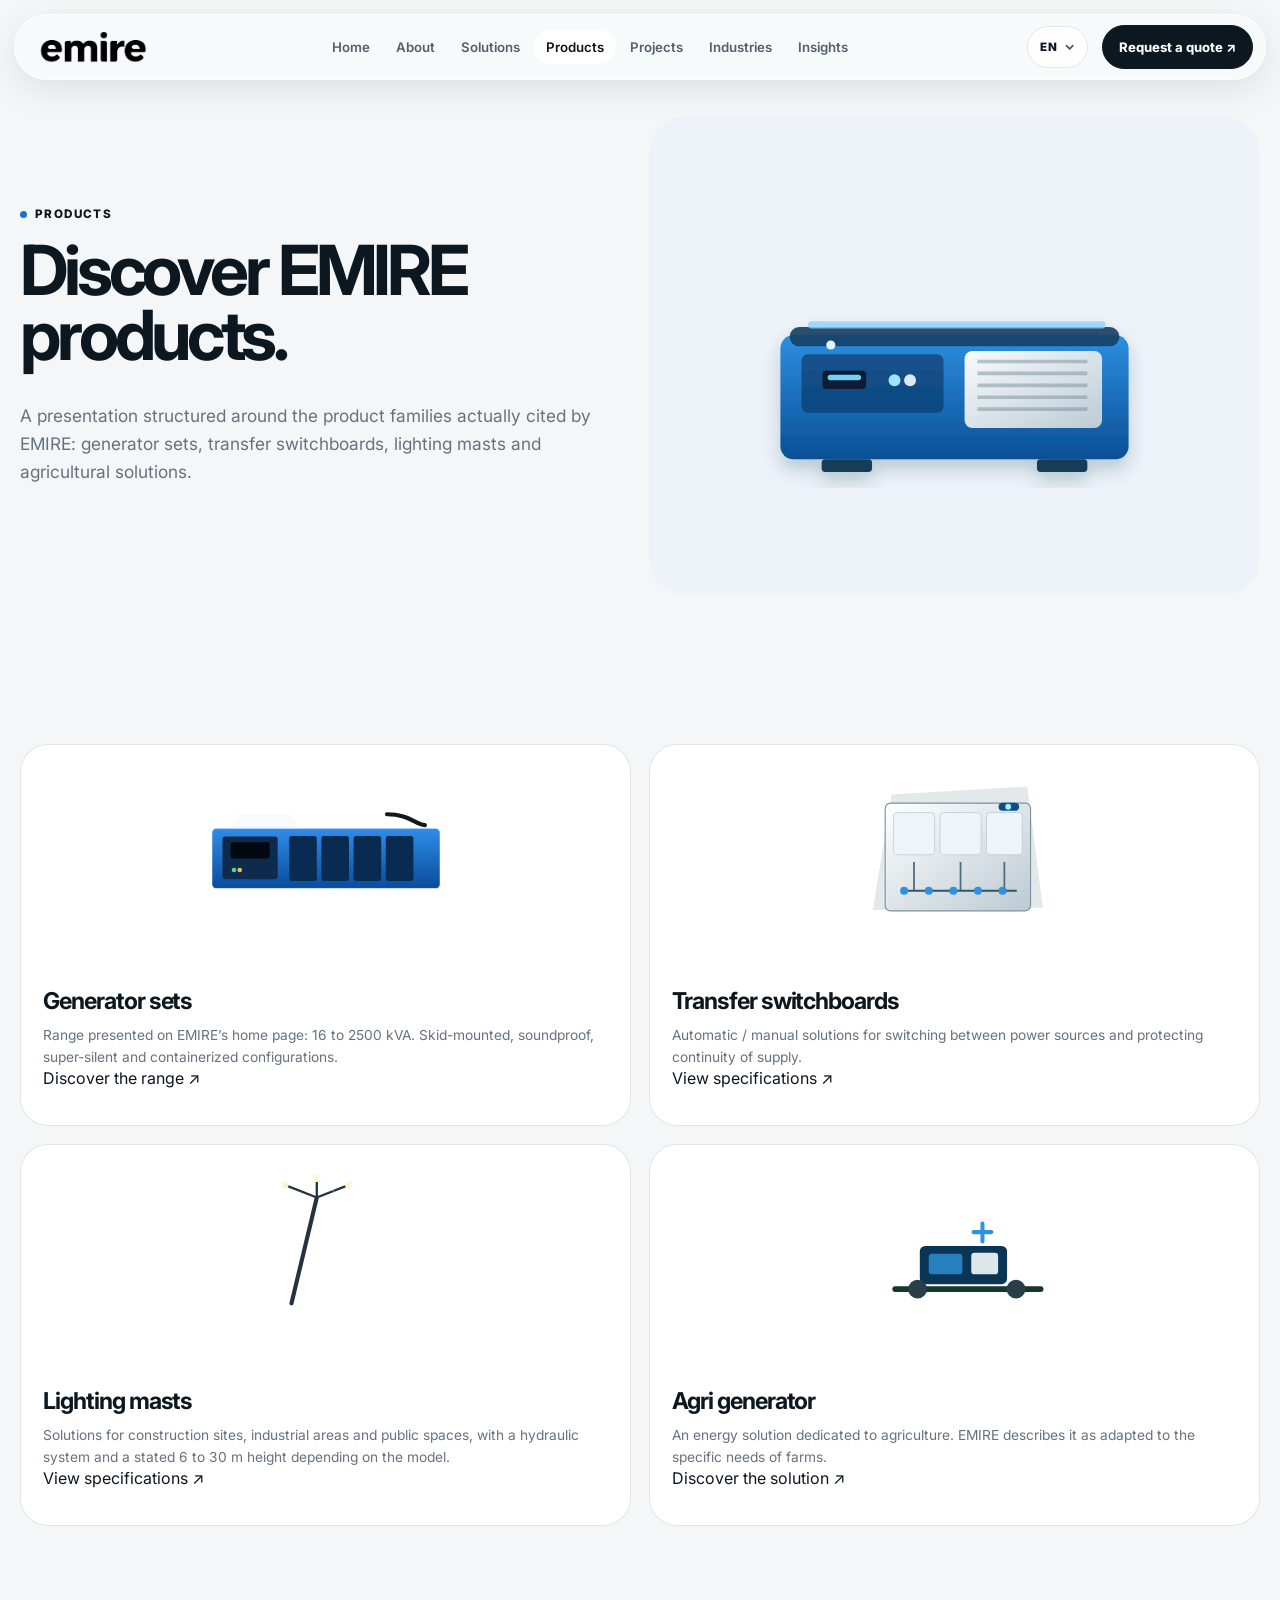
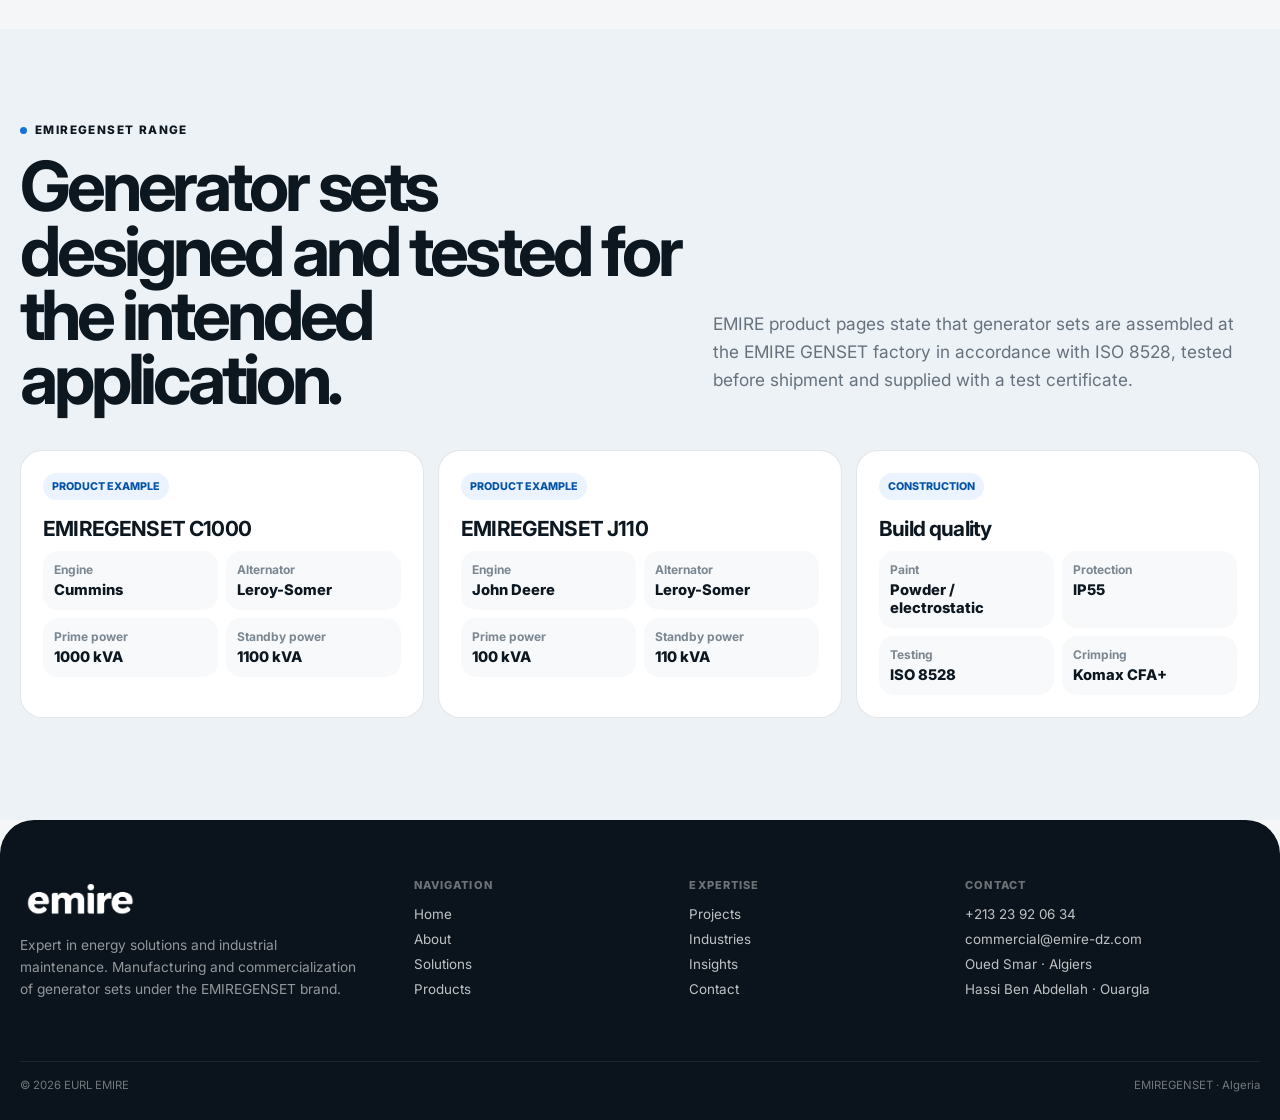
<file: products/index.html>
<!DOCTYPE html>

<html lang="en">

<head>

    <meta charset="utf-8"/>
    <meta content="width=device-width,initial-scale=1" name="viewport"/>
    <meta content="Produits EMIRE : groupes électrogènes EMIREGENSET, armoires inverseurs, mâts d’éclairage et groupe Agri." name="description"/>
    <meta content="#0d1720" name="theme-color"/>

    <script>
        (function(){
            try {
                var saved = localStorage.getItem("emire-lang-v5");
                var langs = Array.isArray(navigator.languages) && navigator.languages.length
                    ? navigator.languages
                    : [navigator.language || ""];
                var lang = saved || "en";

                if (!saved) {
                    for (var i = 0; i < langs.length; i++) {
                        var c = String(langs[i]).toLowerCase();

                        if (c.indexOf("ar") === 0) {
                            lang = "ar";
                            break;
                        }

                        if (c.indexOf("en") === 0) {
                            lang = "en";
                            break;
                        }

                        if (c.indexOf("fr") === 0) {
                            lang = "fr";
                            break;
                        }
                    }
                }

                document.documentElement.lang = lang;
                document.documentElement.dir = lang === "ar" ? "rtl" : "ltr";
            } catch(e) {}
        })();
    </script>

    <title>Produits — EMIRE</title>

    <link href="../css/main.css" rel="stylesheet"/>
    <link rel="icon" type="image/svg+xml" href="../favicon/Frame 4.svg">
</head>

<body>

    <header class="site-header">

        <nav
            aria-label="Navigation principale"
            class="nav container">

            <a class="logo" href="../index.html" aria-label="EMIRE">
                <img src="../logo/emire-black-simple.png" alt="EMIRE">
                </a>

            <div class="nav-links">

                <a
                    class=""
                    href="../index.html">
                    Accueil
                </a>

                <a
                    class=""
                    href="../about/index.html">
                    À propos
                </a>

                <a
                    class=""
                    href="../solutions/index.html">
                    Solutions
                </a>

                <a
                    class="active"
                    href="../products/index.html">
                    Produits
                </a>

                <a
                    class=""
                    href="../projects/index.html">
                    Réalisations
                </a>

                <a
                    class=""
                    href="../industries/index.html">
                    Secteurs
                </a>

                <a
                    class=""
                    href="../news/index.html">
                    Ressources
                </a>

            </div>

            <div class="nav-actions">

                <div
                    class="lang-switch"
                    data-lang-switch="">

                    <button
                        aria-expanded="false"
                        aria-haspopup="true"
                        aria-label="Choisir la langue"
                        class="lang-trigger"
                        type="button">
                        <span class="lang-current">FR</span>
                        <span
                            aria-hidden="true"
                            class="lang-chevron">
                            ⌄
                        </span>
                    </button>

                    <div
                        class="lang-menu"
                        role="menu">

                        <button
                            class="lang-option"
                            data-lang="fr"
                            role="menuitem"
                            type="button">
                            <span>FR</span>
                            <small>Français</small>
                        </button>

                        <button
                            class="lang-option"
                            data-lang="en"
                            role="menuitem"
                            type="button">
                            <span>EN</span>
                            <small>English</small>
                        </button>

                        <button
                            class="lang-option"
                            data-lang="ar"
                            role="menuitem"
                            type="button">
                            <span>AR</span>
                            <small>العربية</small>
                        </button>

                    </div>

                </div>

                <a
                    class="btn btn-dark desktop-only"
                    href="../contact/index.html">
                    Demander un devis ↗
                </a>

                <button
                    aria-expanded="false"
                    aria-label="Ouvrir le menu"
                    class="menu-btn"
                    data-menu="">
                </button>

            </div>

        </nav>

    </header>

    <main>

        <section class="page-hero">

            <div class="container">

                <div class="page-hero-inner">

                    <div class="page-hero-copy">

                        <div class="eyebrow">
                            Produits
                        </div>

                        <h1 class="h2">
                            Découvrez les produits EMIRE.
                        </h1>

                        <p class="lead">
                            Une présentation structurée autour des familles réellement citées par EMIRE : groupes électrogènes, armoires inverseurs, mâts d’éclairage et solutions agri.
                        </p>

                    </div>

                    <div class="page-image">

                        <img
                            alt="Groupe électrogène EMIREGENSET"
                            decoding="async"
                            loading="lazy"
                            src="../assets/genset-front.svg"/>

                    </div>

                </div>

            </div>

        </section>

        <section class="section">

            <div class="container">

                <div class="detail-grid">

                    <article class="detail-card reveal">

                        <img
                            alt="EMIREGENSET groupe électrogène"
                            decoding="async"
                            loading="lazy"
                            src="../assets/genset-detail.svg"/>

                        <div class="detail-copy">

                            <h3>
                                Groupes électrogènes
                            </h3>

                            <p>
                                Gamme présentée sur la page d’accueil EMIRE : 16 à 2500 kVA. Configurations sur skid, insonorisées, super silencieuses et conteneurisées.
                            </p>

                            <a
                                class="resource-link"
                                href="groupes-electrogenes.html">
                                Découvrir la gamme ↗
                            </a>

                        </div>

                    </article>

                    <article class="detail-card reveal">

                        <img
                            alt="Armoire inverseur"
                            decoding="async"
                            loading="lazy"
                            src="../assets/transfer-switchboard.svg"/>

                        <div class="detail-copy">

                            <h3>
                                Armoires inverseurs
                            </h3>

                            <p>
                                Solutions automatiques / manuelles pour basculer entre sources et protéger la continuité d’alimentation.
                            </p>

                            <a
                                class="resource-link"
                                href="armoires-inverseurs.html">
                                Voir les caractéristiques ↗
                            </a>

                        </div>

                    </article>

                    <article class="detail-card reveal">

                        <img
                            alt="Mât d’éclairage"
                            decoding="async"
                            loading="lazy"
                            src="../assets/light-mast.svg"/>

                        <div class="detail-copy">

                            <h3>
                                Mâts d’éclairage
                            </h3>

                            <p>
                                Solutions de chantier, zones industrielles et espaces publics, avec système hydraulique et hauteur annoncée de 6 à 30 mètres selon modèle.
                            </p>

                            <a
                                class="resource-link"
                                href="mats-eclairage.html">
                                Voir les caractéristiques ↗
                            </a>

                        </div>

                    </article>

                    <article class="detail-card reveal">

                        <img
                            alt="Solution énergétique agricole"
                            decoding="async"
                            loading="lazy"
                            src="../assets/agriculture-power.svg"/>

                        <div class="detail-copy">

                            <h3>
                                Groupe Agri
                            </h3>

                            <p>
                                Solution énergétique dédiée au secteur agricole. La page d’accueil EMIRE décrit une adaptation aux besoins spécifiques des exploitations.
                            </p>

                            <a
                                class="resource-link"
                                href="groupe-agri.html">
                                Découvrir la solution ↗
                            </a>

                        </div>

                    </article>

                </div>

            </div>

        </section>

        <section class="section section-tone">

            <div class="container">

                <div class="section-head reveal">

                    <div>

                        <div class="eyebrow">
                            Gamme EMIREGENSET
                        </div>

                        <h2
                            class="h2"
                            style="margin-top:16px">
                            Des groupes conçus et testés pour l’usage.
                        </h2>

                    </div>

                    <p class="lead">
                        Les pages produits EMIRE indiquent que les groupes sont assemblés à l’usine EMIRE GENSET conformément à l’ISO 8528, testés avant expédition et accompagnés d’un certificat de test.
                    </p>

                </div>

                <div
                    class="model-grid"
                    style="margin-top:38px">

                    <article class="model-card reveal">

                        <span class="model-tag">
                            EXEMPLE PRODUIT
                        </span>

                        <h3>
                            Emire Genset C1000
                        </h3>

                        <div class="model-meta">

                            <div>
                                <strong>Moteur</strong>
                                <span>Cummins</span>
                            </div>

                            <div>
                                <strong>Alternateur</strong>
                                <span>Leroy-Somer</span>
                            </div>

                            <div>
                                <strong>Prime</strong>
                                <span>1000 kVA</span>
                            </div>

                            <div>
                                <strong>Secours</strong>
                                <span>1100 kVA</span>
                            </div>

                        </div>

                    </article>

                    <article class="model-card reveal">

                        <span class="model-tag">
                            EXEMPLE PRODUIT
                        </span>

                        <h3>
                            Emire Genset J110
                        </h3>

                        <div class="model-meta">

                            <div>
                                <strong>Moteur</strong>
                                <span>John Deere</span>
                            </div>

                            <div>
                                <strong>Alternateur</strong>
                                <span>Leroy-Somer</span>
                            </div>

                            <div>
                                <strong>Puissance continue</strong>
                                <span>100 kVA</span>
                            </div>

                            <div>
                                <strong>Puissance secours</strong>
                                <span>110 kVA</span>
                            </div>

                        </div>

                    </article>

                    <article class="model-card reveal">

                        <span class="model-tag">
                            CONSTRUCTION
                        </span>

                        <h3>
                            Qualité de fabrication
                        </h3>

                        <div class="model-meta">

                            <div>
                                <strong>Peinture</strong>
                                <span>Poudre / électrostatique</span>
                            </div>

                            <div>
                                <strong>Protection</strong>
                                <span>IP55</span>
                            </div>

                            <div>
                                <strong>Essais</strong>
                                <span>ISO 8528</span>
                            </div>

                            <div>
                                <strong>Sertissage</strong>
                                <span>Komax CFA+</span>
                            </div>

                        </div>

                    </article>

                </div>

            </div>

        </section>

    </main>

    <footer class="site-footer">

        <div class="container footer-grid">

            <div class="footer-brand">

                <a class="logo" href="../index.html" aria-label="EMIRE">
                <img src="../logo/emire-white-simple.png" alt="EMIRE">
                </a>

                <p>
                    Expert en solutions d’énergie et maintenance industrielle. Fabrication et commercialisation de groupes électrogènes sous la marque EMIREGENSET.
                </p>

            </div>

            <div>

                <div class="footer-title">
                    Navigation
                </div>

                <div class="footer-links">

                    <a href="../index.html">
                        Accueil
                    </a>

                    <a href="../about/index.html">
                        À propos
                    </a>

                    <a href="../solutions/index.html">
                        Solutions
                    </a>

                    <a href="../products/index.html">
                        Produits
                    </a>

                </div>

            </div>

            <div>

                <div class="footer-title">
                    Expertise
                </div>

                <div class="footer-links">

                    <a href="../projects/index.html">
                        Réalisations
                    </a>

                    <a href="../industries/index.html">
                        Secteurs
                    </a>

                    <a href="../news/index.html">
                        Ressources
                    </a>

                    <a href="../contact/index.html">
                        Contact
                    </a>

                </div>

            </div>

            <div>

                <div class="footer-title">
                    Contact
                </div>

                <div class="footer-links">

                    <a href="tel:+21323920634">
                        +213 23 92 06 34
                    </a>

                    <a href="mailto:commercial@emire-dz.com">
                        commercial@emire-dz.com
                    </a>

                    <span>
                        Oued Smar · Alger
                    </span>

                    <span>
                        Hassi Ben Abdellah · Ouargla
                    </span>

                </div>

            </div>

        </div>

        <div class="container footer-bottom">

            <span>
                © <span data-year=""></span> EURL EMIRE
            </span>

            <span>
                EMIREGENSET · Algérie
            </span>

        </div>

    </footer>

    <script src="../js/main.js"></script>

</body>

</html>
</file>
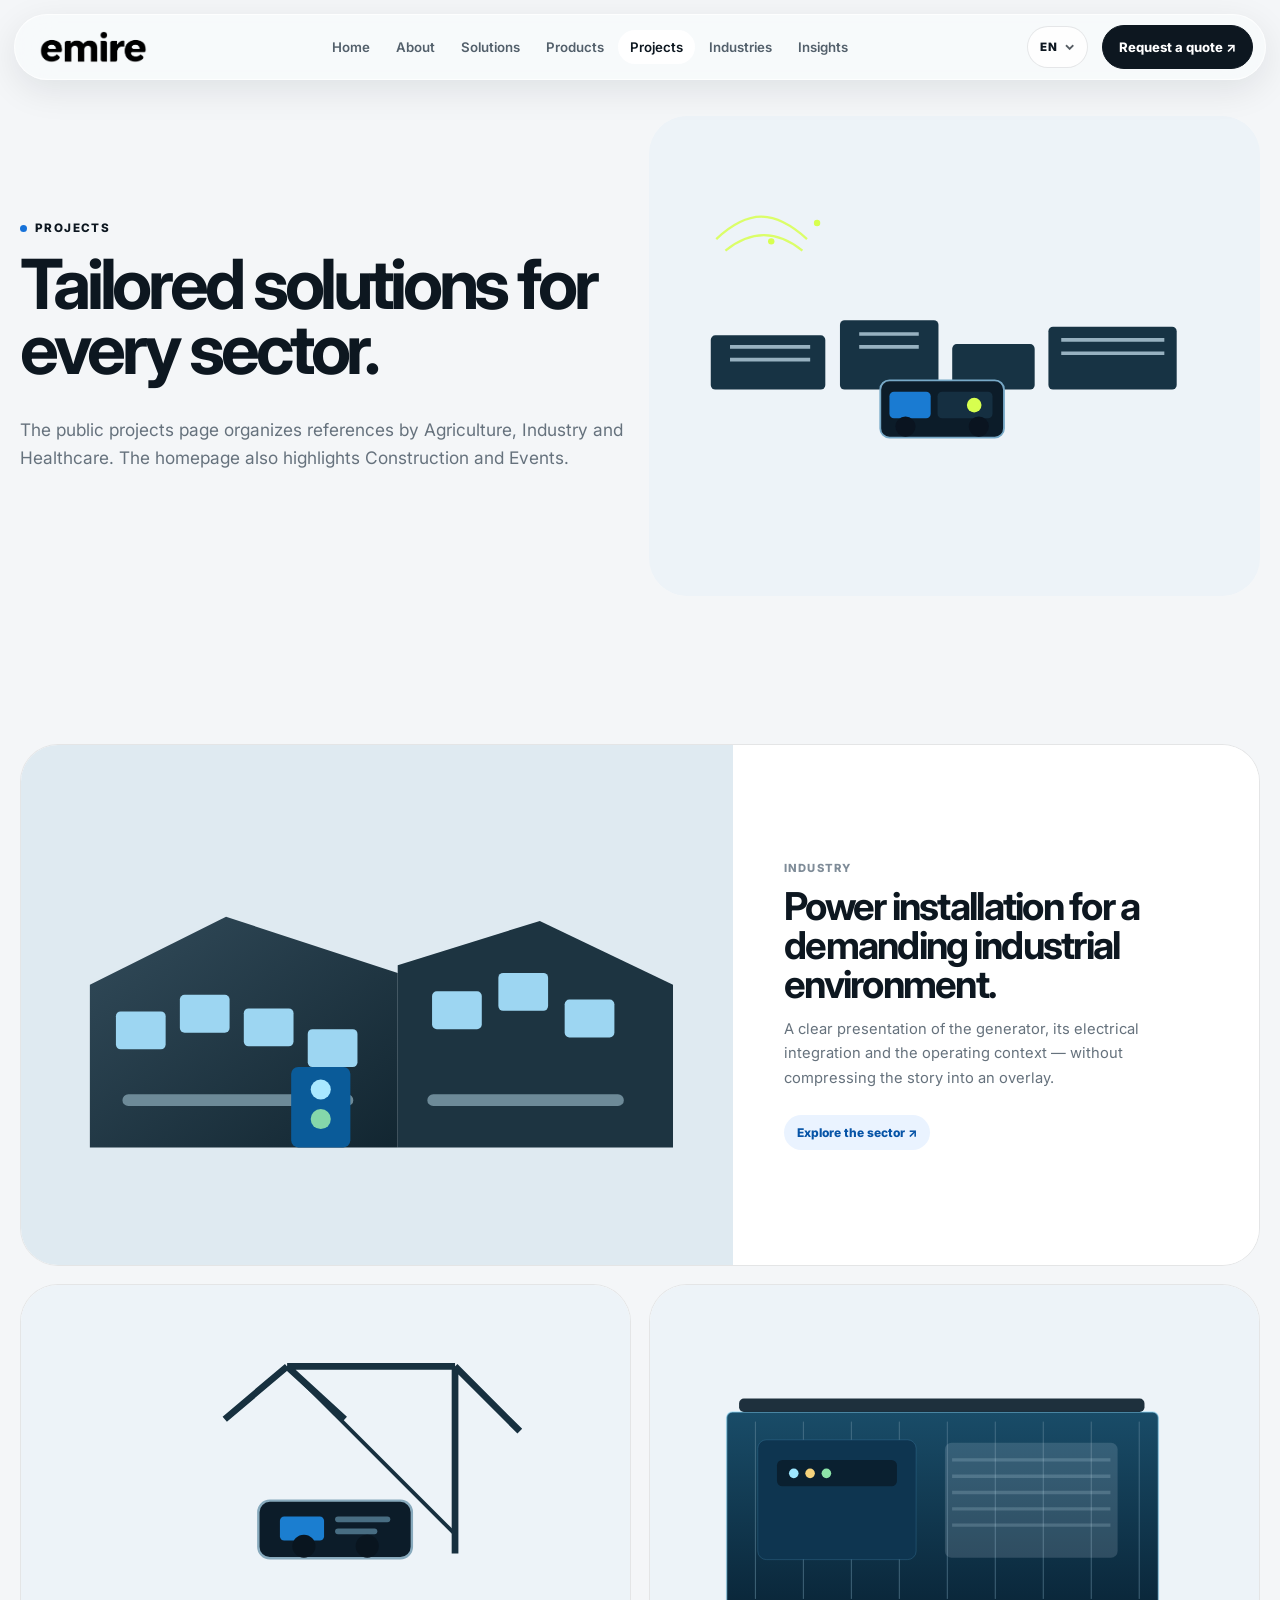
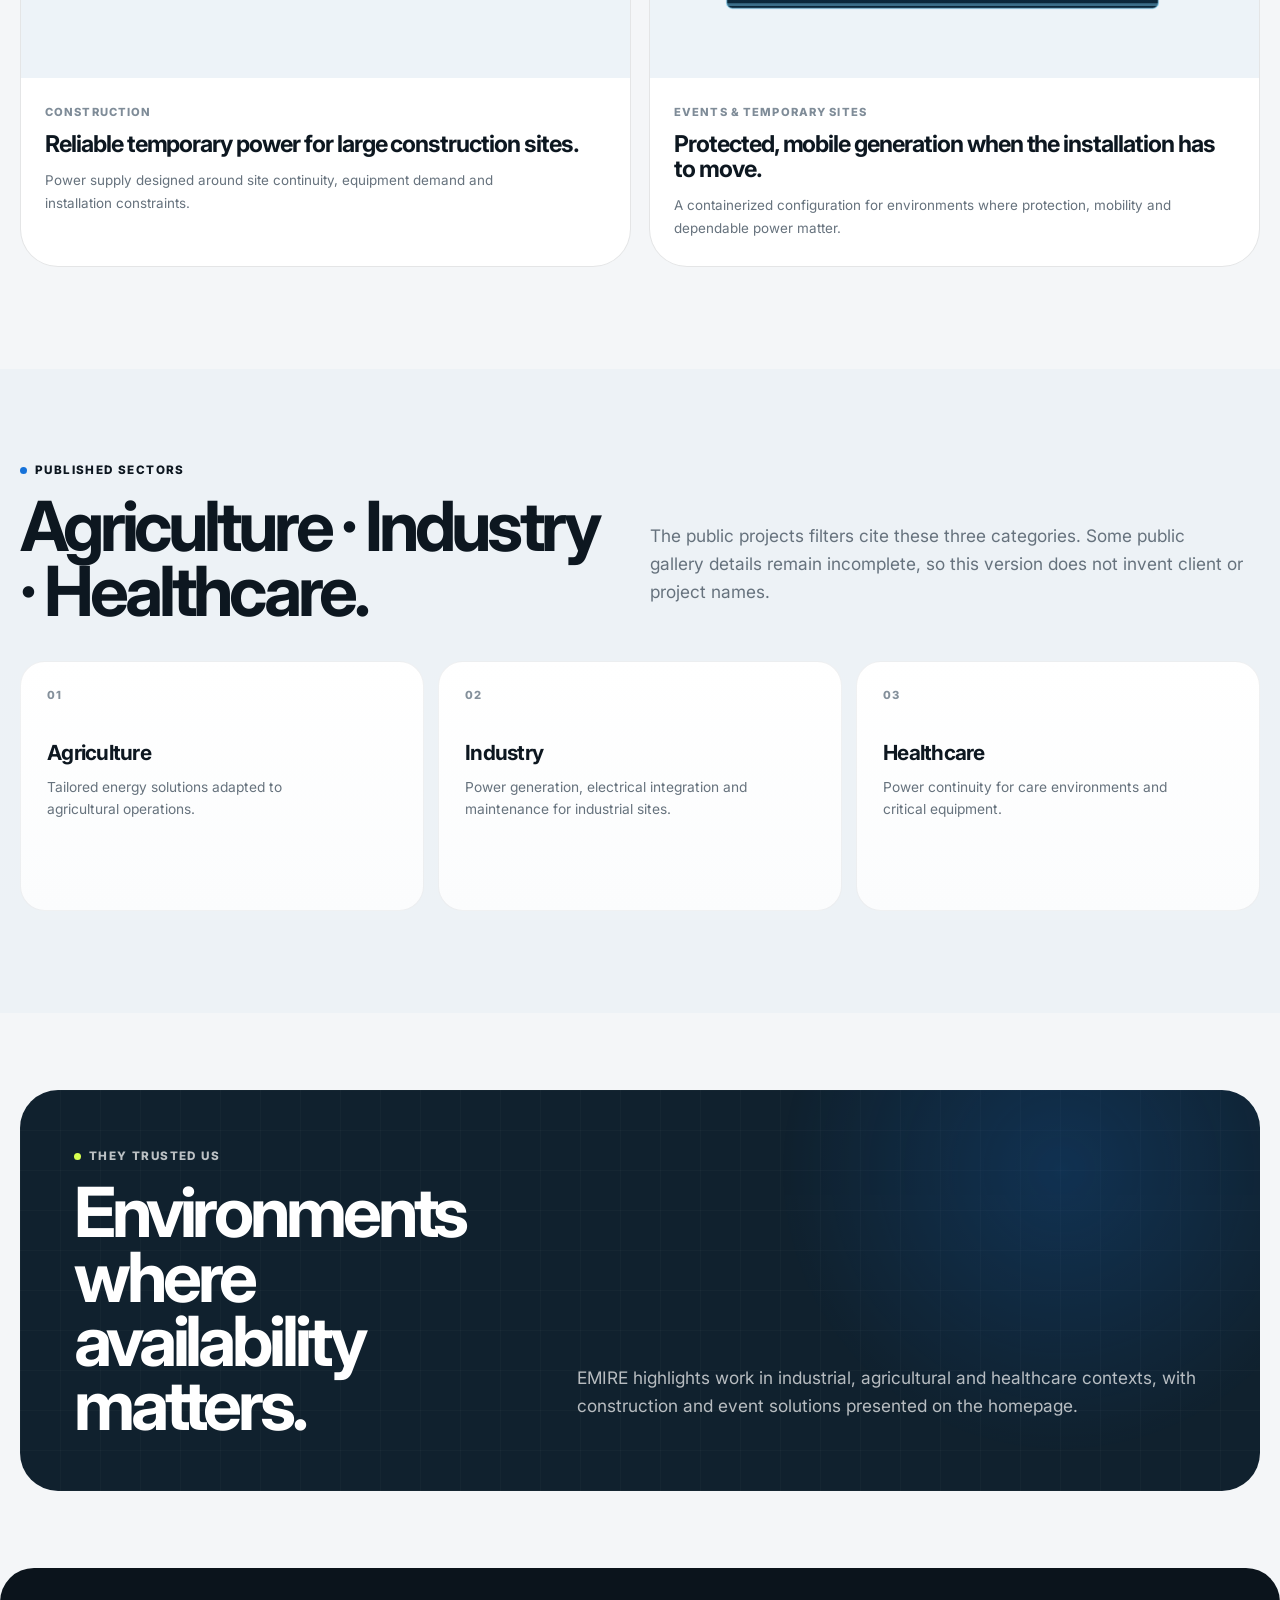
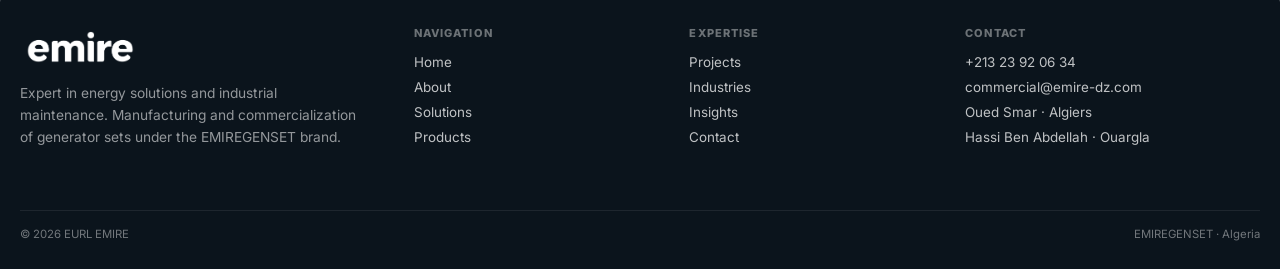
<file: projects/index.html>
<!DOCTYPE html>
<html lang="en">

<head>
    <meta charset="utf-8"/>
    <meta content="width=device-width,initial-scale=1" name="viewport"/>
    <meta content="Réalisations EMIRE : projets par secteurs, installations industrielles, construction, événements et solutions agricoles." name="description"/>
    <meta content="#0d1720" name="theme-color"/>

    <script>
        (function(){
            try {
                var saved = localStorage.getItem("emire-lang-v5");
                var langs = Array.isArray(navigator.languages) && navigator.languages.length
                    ? navigator.languages
                    : [navigator.language || ""];
                var lang = saved || "en";

                if (!saved) {
                    for (var i = 0; i < langs.length; i++) {
                        var c = String(langs[i]).toLowerCase();

                        if (c.indexOf("ar") === 0) {
                            lang = "ar";
                            break;
                        }

                        if (c.indexOf("en") === 0) {
                            lang = "en";
                            break;
                        }

                        if (c.indexOf("fr") === 0) {
                            lang = "fr";
                            break;
                        }
                    }
                }

                document.documentElement.lang = lang;
                document.documentElement.dir = lang === "ar" ? "rtl" : "ltr";
            } catch(e) {}
        })();
    </script>

    <title>Réalisations — EMIRE</title>

    <link href="../css/main.css" rel="stylesheet"/>
    <link rel="icon" type="image/svg+xml" href="../favicon/Frame 4.svg">
</head>

<body>

    <header class="site-header">
        <nav
            aria-label="Navigation principale"
            class="nav container">

            <a class="logo" href="../index.html" aria-label="EMIRE">
                <img src="../logo/emire-black-simple.png" alt="EMIRE">
                </a>

            <div class="nav-links">

                <a
                    class=""
                    href="../index.html">
                    Accueil
                </a>

                <a
                    class=""
                    href="../about/index.html">
                    À propos
                </a>

                <a
                    class=""
                    href="../solutions/index.html">
                    Solutions
                </a>

                <a
                    class=""
                    href="../products/index.html">
                    Produits
                </a>

                <a
                    class="active"
                    href="../projects/index.html">
                    Réalisations
                </a>

                <a
                    class=""
                    href="../industries/index.html">
                    Secteurs
                </a>

                <a
                    class=""
                    href="../news/index.html">
                    Ressources
                </a>

            </div>

            <div class="nav-actions">

                <div
                    class="lang-switch"
                    data-lang-switch="">

                    <button
                        aria-expanded="false"
                        aria-haspopup="true"
                        aria-label="Choisir la langue"
                        class="lang-trigger"
                        type="button">
                        <span class="lang-current">FR</span>
                        <span
                            aria-hidden="true"
                            class="lang-chevron">
                            ⌄
                        </span>
                    </button>

                    <div
                        class="lang-menu"
                        role="menu">

                        <button
                            class="lang-option"
                            data-lang="fr"
                            role="menuitem"
                            type="button">
                            <span>FR</span>
                            <small>Français</small>
                        </button>

                        <button
                            class="lang-option"
                            data-lang="en"
                            role="menuitem"
                            type="button">
                            <span>EN</span>
                            <small>English</small>
                        </button>

                        <button
                            class="lang-option"
                            data-lang="ar"
                            role="menuitem"
                            type="button">
                            <span>AR</span>
                            <small>العربية</small>
                        </button>

                    </div>

                </div>

                <a
                    class="btn btn-dark desktop-only"
                    href="../contact/index.html">
                    Demander un devis ↗
                </a>

                <button
                    aria-expanded="false"
                    aria-label="Ouvrir le menu"
                    class="menu-btn"
                    data-menu=""></button>

            </div>

        </nav>
    </header>

    <main>

        <section class="page-hero">
            <div class="container">

                <div class="page-hero-inner">

                    <div class="page-hero-copy">

                        <div class="eyebrow">
                            Réalisations
                        </div>

                        <h1 class="h2">
                            Des solutions personnalisées pour chaque secteur.
                        </h1>

                        <p class="lead">
                            La page officielle des réalisations organise les projets par secteurs, notamment Agricole, Industrie et Santé. L’accueil ajoute également la construction et les événements.
                        </p>

                    </div>

                    <div class="page-image">

                        <img
                            alt="Projet de groupe électrogène industriel"
                            decoding="async"
                            loading="lazy"
                            src="../assets/industrial-site.svg"/>

                    </div>

                </div>

            </div>
        </section>

        <section class="section">
            <div class="container">

                <div class="project-gallery">

                    <article class="project-feature reveal">

                        <div class="project-media">

                            <img
                                alt="Industrial generator-set installation"
                                decoding="async"
                                loading="lazy"
                                src="../assets/factory-power.svg"
                                class="media-illustration">

                        </div>

                        <div class="project-info">

                            <small>
                                Industry
                            </small>

                            <h3>
                                Power installation for a demanding industrial environment.
                            </h3>

                            <p>
                                A clear presentation of the generator, its electrical integration and the operating context — without compressing the story into an overlay.
                            </p>

                            <span class="project-link">
                                Explore the sector ↗
                            </span>

                        </div>

                    </article>

                    <article class="project-card project-card-clean reveal">

                        <div class="project-media">

                            <img
                                alt="Generator-set power for a construction site"
                                decoding="async"
                                loading="lazy"
                                src="../assets/construction-power.svg"
                                class="media-illustration">

                        </div>

                        <div class="project-info">

                            <small>
                                Construction
                            </small>

                            <h3>
                                Reliable temporary power for large construction sites.
                            </h3>

                            <p>
                                Power supply designed around site continuity, equipment demand and installation constraints.
                            </p>

                        </div>

                    </article>

                    <article class="project-card project-card-clean reveal">

                        <div class="project-media">

                            <img
                                alt="Containerized generator set"
                                decoding="async"
                                loading="lazy"
                                src="../assets/genset-container.svg"
                                class="media-illustration">

                        </div>

                        <div class="project-info">

                            <small>
                                Events &amp; temporary sites
                            </small>

                            <h3>
                                Protected, mobile generation when the installation has to move.
                            </h3>

                            <p>
                                A containerized configuration for environments where protection, mobility and dependable power matter.
                            </p>

                        </div>

                    </article>

                </div>

            </div>
        </section>

        <section class="section section-tone">
            <div class="container">

                <div class="section-head">

                    <div>

                        <div class="eyebrow">
                            Secteurs publiés
                        </div>

                        <h2
                            class="h2"
                            style="margin-top:16px">
                            Agricole · Industrie · Santé.
                        </h2>

                    </div>

                    <p class="lead">
                        Les filtres de la page « Réalisations » du site EMIRE citent ces trois catégories. Les contenus détaillés de certaines galeries publiques restent incomplets ; cette version n’invente donc pas de noms de clients ou de projets.
                    </p>

                </div>

                <div
                    class="cap-grid"
                    style="margin-top:38px">

                    <article class="cap-card">
                        <span class="cap-no">01</span>
                        <h3>Agricole</h3>
                        <p>
                            Solutions d’énergie sur mesure adaptées aux exploitations agricoles.
                        </p>
                    </article>

                    <article class="cap-card">
                        <span class="cap-no">02</span>
                        <h3>Industrie</h3>
                        <p>
                            Génération, intégration électrique et maintenance pour les sites industriels.
                        </p>
                    </article>

                    <article class="cap-card">
                        <span class="cap-no">03</span>
                        <h3>Santé</h3>
                        <p>
                            Continuité d’alimentation pour les environnements de soin et équipements vitaux.
                        </p>
                    </article>

                </div>

            </div>
        </section>

        <section class="trust-section">
            <div class="container">

                <div class="trust-band reveal">

                    <div class="trust-cols">

                        <div>

                            <div class="eyebrow eyebrow-light">
                                Ils nous ont fait confiance
                            </div>

                            <h2
                                class="h2"
                                style="margin-top:16px">
                                Des environnements où la disponibilité compte.
                            </h2>

                        </div>

                        <div>

                            <p class="lead invert">
                                EMIRE met en avant des interventions dans des contextes industriels, agricoles et de santé, avec des solutions de construction et d’événements présentées sur l’accueil.
                            </p>

                        </div>

                    </div>

                </div>

            </div>
        </section>

    </main>

    <footer class="site-footer">

        <div class="container footer-grid">

            <div class="footer-brand">

                <a class="logo" href="../index.html" aria-label="EMIRE">
                <img src="../logo/emire-white-simple.png" alt="EMIRE">
                </a>

                <p>
                    Expert en solutions d’énergie et maintenance industrielle. Fabrication et commercialisation de groupes électrogènes sous la marque EMIREGENSET.
                </p>

            </div>

            <div>

                <div class="footer-title">
                    Navigation
                </div>

                <div class="footer-links">
                    <a href="../index.html">Accueil</a>
                    <a href="../about/index.html">À propos</a>
                    <a href="../solutions/index.html">Solutions</a>
                    <a href="../products/index.html">Produits</a>
                </div>

            </div>

            <div>

                <div class="footer-title">
                    Expertise
                </div>

                <div class="footer-links">
                    <a href="../projects/index.html">Réalisations</a>
                    <a href="../industries/index.html">Secteurs</a>
                    <a href="../news/index.html">Ressources</a>
                    <a href="../contact/index.html">Contact</a>
                </div>

            </div>

            <div>

                <div class="footer-title">
                    Contact
                </div>

                <div class="footer-links">
                    <a href="tel:+21323920634">+213 23 92 06 34</a>
                    <a href="mailto:commercial@emire-dz.com">commercial@emire-dz.com</a>
                    <span>Oued Smar · Alger</span>
                    <span>Hassi Ben Abdellah · Ouargla</span>
                </div>

            </div>

        </div>

        <div class="container footer-bottom">

            <span>
                © <span data-year=""></span> EURL EMIRE
            </span>

            <span>
                EMIREGENSET · Algérie
            </span>

        </div>

    </footer>

    <script src="../js/main.js"></script>

</body>

</html>
</file>
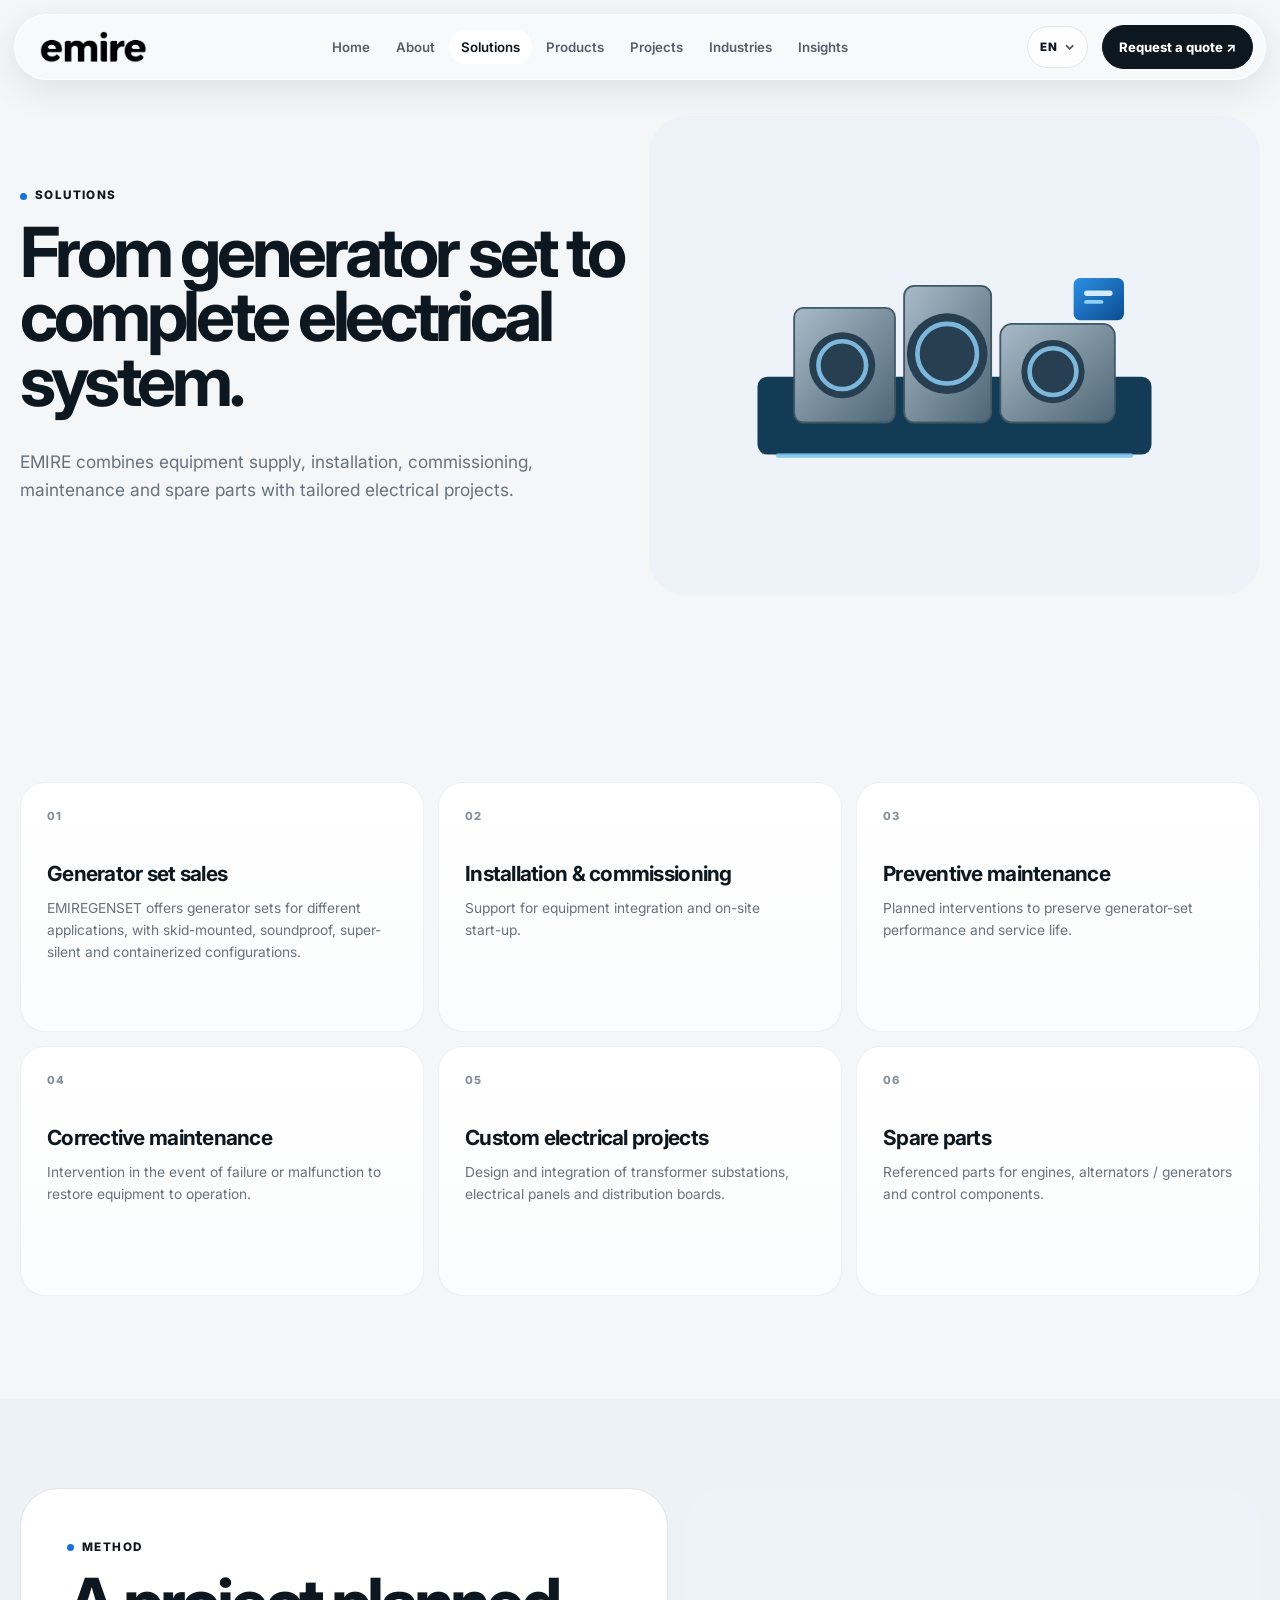
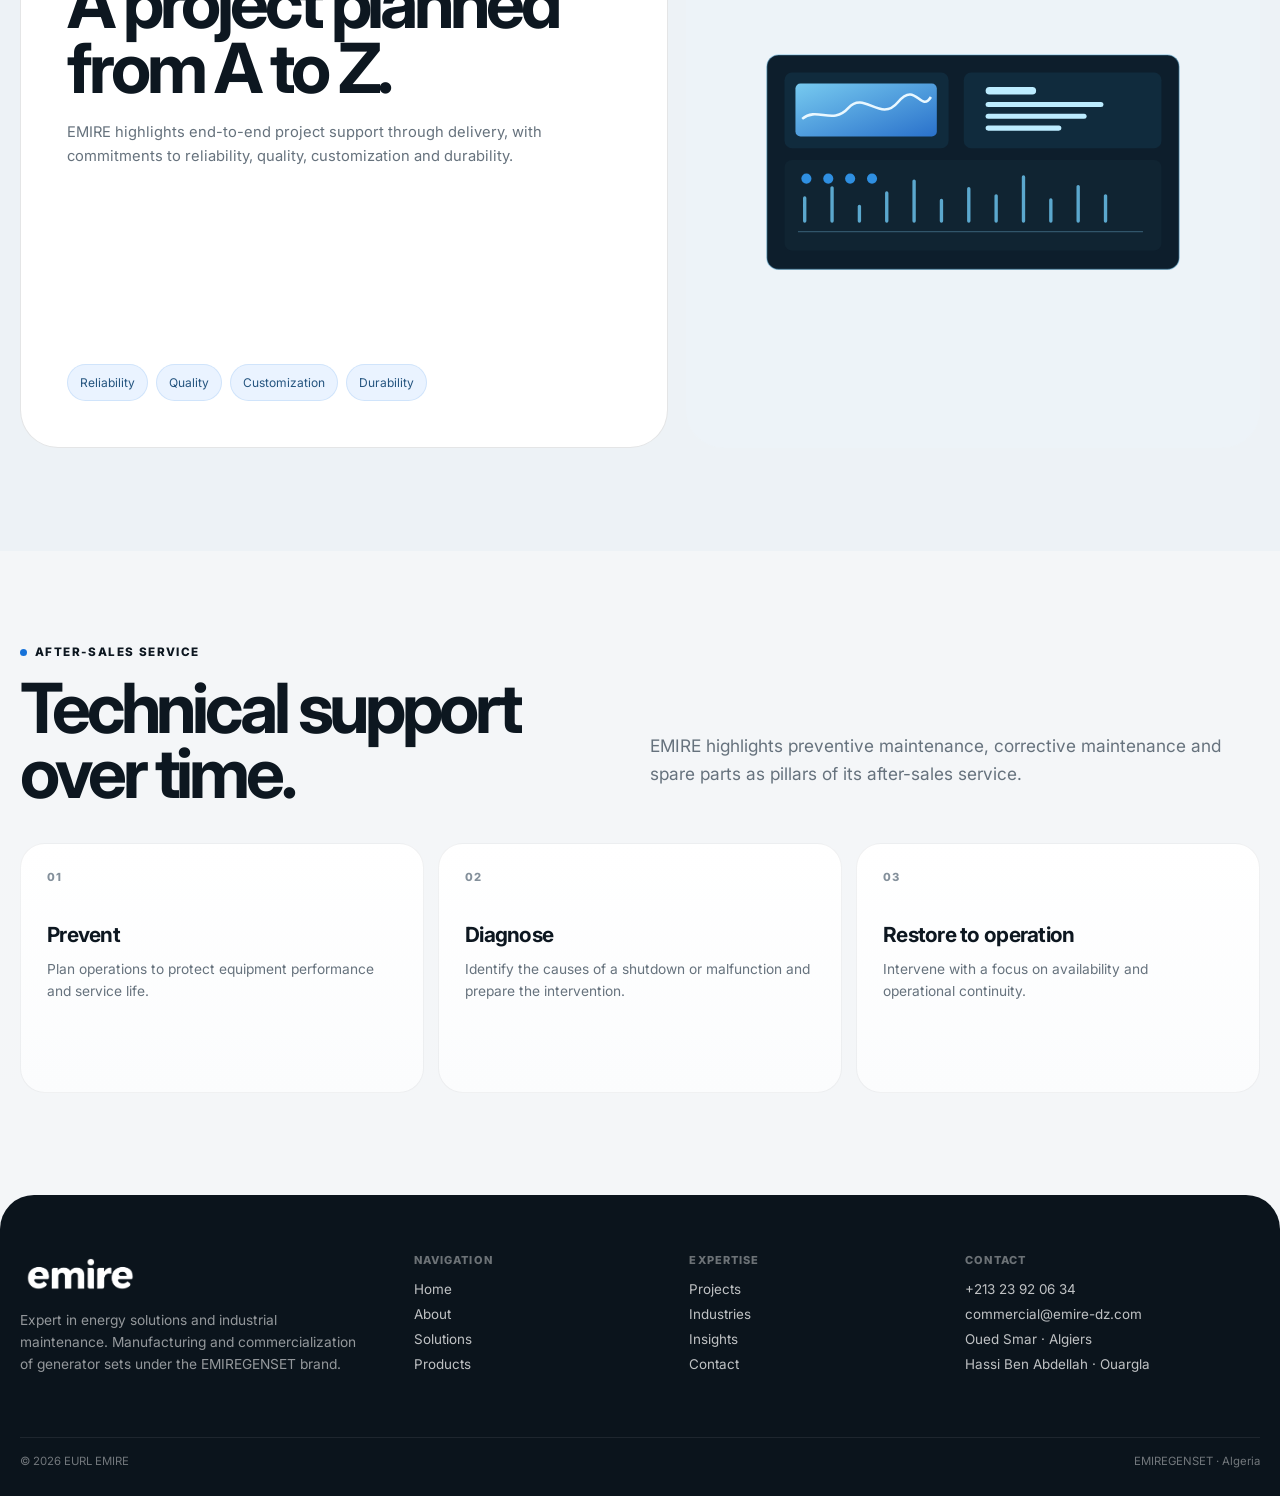
<file: solutions/index.html>
<!DOCTYPE html>
<html lang="en">

<head>
    <meta charset="utf-8"/>
    <meta content="width=device-width,initial-scale=1" name="viewport"/>
    <meta content="Solutions EMIRE pour groupes électrogènes, installation, maintenance, pièces de rechange et travaux électriques." name="description"/>
    <meta content="#0d1720" name="theme-color"/>

    <script>
        (function(){
            try {
                var saved = localStorage.getItem("emire-lang-v5");
                var langs = Array.isArray(navigator.languages) && navigator.languages.length
                    ? navigator.languages
                    : [navigator.language || ""];
                var lang = saved || "en";

                if (!saved) {
                    for (var i = 0; i < langs.length; i++) {
                        var c = String(langs[i]).toLowerCase();

                        if (c.indexOf("ar") === 0) {
                            lang = "ar";
                            break;
                        }

                        if (c.indexOf("en") === 0) {
                            lang = "en";
                            break;
                        }

                        if (c.indexOf("fr") === 0) {
                            lang = "fr";
                            break;
                        }
                    }
                }

                document.documentElement.lang = lang;
                document.documentElement.dir = lang === "ar" ? "rtl" : "ltr";
            } catch(e) {}
        })();
    </script>

    <title>Solutions — EMIRE</title>

    <link href="../css/main.css" rel="stylesheet"/>
    <link rel="icon" type="image/svg+xml" href="../favicon/Frame 4.svg">
</head>

<body>

    <header class="site-header">
        <nav
            aria-label="Navigation principale"
            class="nav container">

            <a class="logo" href="../index.html" aria-label="EMIRE">
                <img src="../logo/emire-black-simple.png" alt="EMIRE">
                </a>

            <div class="nav-links">

                <a
                    class=""
                    href="../index.html">
                    Accueil
                </a>

                <a
                    class=""
                    href="../about/index.html">
                    À propos
                </a>

                <a
                    class="active"
                    href="../solutions/index.html">
                    Solutions
                </a>

                <a
                    class=""
                    href="../products/index.html">
                    Produits
                </a>

                <a
                    class=""
                    href="../projects/index.html">
                    Réalisations
                </a>

                <a
                    class=""
                    href="../industries/index.html">
                    Secteurs
                </a>

                <a
                    class=""
                    href="../news/index.html">
                    Ressources
                </a>

            </div>

            <div class="nav-actions">

                <div
                    class="lang-switch"
                    data-lang-switch="">

                    <button
                        aria-expanded="false"
                        aria-haspopup="true"
                        aria-label="Choisir la langue"
                        class="lang-trigger"
                        type="button">
                        <span class="lang-current">FR</span>
                        <span
                            aria-hidden="true"
                            class="lang-chevron">
                            ⌄
                        </span>
                    </button>

                    <div
                        class="lang-menu"
                        role="menu">

                        <button
                            class="lang-option"
                            data-lang="fr"
                            role="menuitem"
                            type="button">
                            <span>FR</span>
                            <small>Français</small>
                        </button>

                        <button
                            class="lang-option"
                            data-lang="en"
                            role="menuitem"
                            type="button">
                            <span>EN</span>
                            <small>English</small>
                        </button>

                        <button
                            class="lang-option"
                            data-lang="ar"
                            role="menuitem"
                            type="button">
                            <span>AR</span>
                            <small>العربية</small>
                        </button>

                    </div>

                </div>

                <a
                    class="btn btn-dark desktop-only"
                    href="../contact/index.html">
                    Demander un devis ↗
                </a>

                <button
                    aria-expanded="false"
                    aria-label="Ouvrir le menu"
                    class="menu-btn"
                    data-menu=""></button>

            </div>

        </nav>
    </header>

    <main>

        <section class="page-hero">
            <div class="container">

                <div class="page-hero-inner">

                    <div class="page-hero-copy">

                        <div class="eyebrow">
                            Solutions
                        </div>

                        <h1 class="h2">
                            Du groupe électrogène au système électrique complet.
                        </h1>

                        <p class="lead">
                            EMIRE associe fourniture d’équipements, installation, mise en service, maintenance et pièces de rechange à des projets électriques sur mesure.
                        </p>

                    </div>

                    <div class="page-image">

                        <img
                            alt="Groupe électrogène industriel EMIREGENSET"
                            decoding="async"
                            loading="lazy"
                            src="../assets/genset-engine.svg"/>

                    </div>

                </div>

            </div>
        </section>

        <section class="section">
            <div class="container">

                <div class="cap-grid">

                    <article class="cap-card reveal">
                        <span class="cap-no">01</span>
                        <h3>Vente de groupes électrogènes</h3>
                        <p>
                            EMIREGENSET propose des groupes pour différentes applications, avec des configurations sur skid, insonorisées, super silencieuses et conteneurisées.
                        </p>
                    </article>

                    <article class="cap-card reveal">
                        <span class="cap-no">02</span>
                        <h3>Installation &amp; mise en service</h3>
                        <p>
                            Accompagnement de l’intégration et de la mise en route des équipements sur site.
                        </p>
                    </article>

                    <article class="cap-card reveal">
                        <span class="cap-no">03</span>
                        <h3>Maintenance préventive</h3>
                        <p>
                            Interventions planifiées pour préserver la longévité et les performances des groupes électrogènes.
                        </p>
                    </article>

                    <article class="cap-card reveal">
                        <span class="cap-no">04</span>
                        <h3>Maintenance curative</h3>
                        <p>
                            Intervention en cas de panne ou dysfonctionnement afin de remettre les équipements en état de fonctionnement.
                        </p>
                    </article>

                    <article class="cap-card reveal">
                        <span class="cap-no">05</span>
                        <h3>Projets électriques sur mesure</h3>
                        <p>
                            Conception et intégration de postes de transformation, armoires électriques et tableaux de distribution.
                        </p>
                    </article>

                    <article class="cap-card reveal">
                        <span class="cap-no">06</span>
                        <h3>Pièces de rechange</h3>
                        <p>
                            Pièces référencées pour moteurs, alternateurs / générateurs et composants de commande.
                        </p>
                    </article>

                </div>

            </div>
        </section>

        <section class="section section-tone">
            <div class="container">

                <div class="image-split">

                    <div class="feature-copy reveal">

                        <div>

                            <div class="eyebrow">
                                Méthode
                            </div>

                            <h2
                                class="h2"
                                style="margin-top:16px">
                                Un projet pensé de A à Z.
                            </h2>

                            <p
                                class="lead"
                                style="margin-top:20px">
                                EMIRE met en avant une prise en charge qui va jusqu’à la livraison du projet, avec des engagements autour de la fiabilité, de la qualité, de la personnalisation et de la durabilité.
                            </p>

                        </div>

                        <div class="trust-tags">

                            <span
                                class="trust-tag"
                                style="background:var(--blue-soft);border-color:rgba(22,114,217,.12);color:#24547f">
                                Fiabilité
                            </span>

                            <span
                                class="trust-tag"
                                style="background:var(--blue-soft);border-color:rgba(22,114,217,.12);color:#24547f">
                                Qualité
                            </span>

                            <span
                                class="trust-tag"
                                style="background:var(--blue-soft);border-color:rgba(22,114,217,.12);color:#24547f">
                                Personnalisation
                            </span>

                            <span
                                class="trust-tag"
                                style="background:var(--blue-soft);border-color:rgba(22,114,217,.12);color:#24547f">
                                Durabilité
                            </span>

                        </div>

                    </div>

                    <div class="feature-image reveal">

                        <img
                            alt="Armoire électrique et intégration de contrôle"
                            decoding="async"
                            loading="lazy"
                            src="../assets/control-room.svg"/>

                    </div>

                </div>

            </div>
        </section>

        <section class="section">
            <div class="container">

                <div class="section-head reveal">

                    <div>

                        <div class="eyebrow">
                            SAV
                        </div>

                        <h2
                            class="h2"
                            style="margin-top:16px">
                            Assistance technique au fil du temps.
                        </h2>

                    </div>

                    <p class="lead">
                        Le site EMIRE met en avant la maintenance préventive, la maintenance curative et les pièces de rechange comme piliers du service après-vente.
                    </p>

                </div>

                <div class="cap-grid">

                    <article class="cap-card reveal">
                        <span class="cap-no">01</span>
                        <h3>Prévenir</h3>
                        <p>
                            Planifier les opérations afin de protéger les performances et la durée de vie de l’équipement.
                        </p>
                    </article>

                    <article class="cap-card reveal">
                        <span class="cap-no">02</span>
                        <h3>Diagnostiquer</h3>
                        <p>
                            Identifier les causes d’un arrêt ou d’un dysfonctionnement et préparer l’intervention.
                        </p>
                    </article>

                    <article class="cap-card reveal">
                        <span class="cap-no">03</span>
                        <h3>Remettre en service</h3>
                        <p>
                            Intervenir avec une logique de disponibilité et de continuité d’exploitation.
                        </p>
                    </article>

                </div>

            </div>
        </section>

    </main>

    <footer class="site-footer">

        <div class="container footer-grid">

            <div class="footer-brand">

                <a class="logo" href="../index.html" aria-label="EMIRE">
                <img src="../logo/emire-white-simple.png" alt="EMIRE">
                </a>

                <p>
                    Expert en solutions d’énergie et maintenance industrielle. Fabrication et commercialisation de groupes électrogènes sous la marque EMIREGENSET.
                </p>

            </div>

            <div>

                <div class="footer-title">
                    Navigation
                </div>

                <div class="footer-links">
                    <a href="../index.html">Accueil</a>
                    <a href="../about/index.html">À propos</a>
                    <a href="../solutions/index.html">Solutions</a>
                    <a href="../products/index.html">Produits</a>
                </div>

            </div>

            <div>

                <div class="footer-title">
                    Expertise
                </div>

                <div class="footer-links">
                    <a href="../projects/index.html">Réalisations</a>
                    <a href="../industries/index.html">Secteurs</a>
                    <a href="../news/index.html">Ressources</a>
                    <a href="../contact/index.html">Contact</a>
                </div>

            </div>

            <div>

                <div class="footer-title">
                    Contact
                </div>

                <div class="footer-links">
                    <a href="tel:+21323920634">+213 23 92 06 34</a>
                    <a href="mailto:commercial@emire-dz.com">commercial@emire-dz.com</a>
                    <span>Oued Smar · Alger</span>
                    <span>Hassi Ben Abdellah · Ouargla</span>
                </div>

            </div>

        </div>

        <div class="container footer-bottom">

            <span>
                © <span data-year=""></span> EURL EMIRE
            </span>

            <span>
                EMIREGENSET · Algérie
            </span>

        </div>

    </footer>

    <script src="../js/main.js"></script>

</body>

</html>
</file>
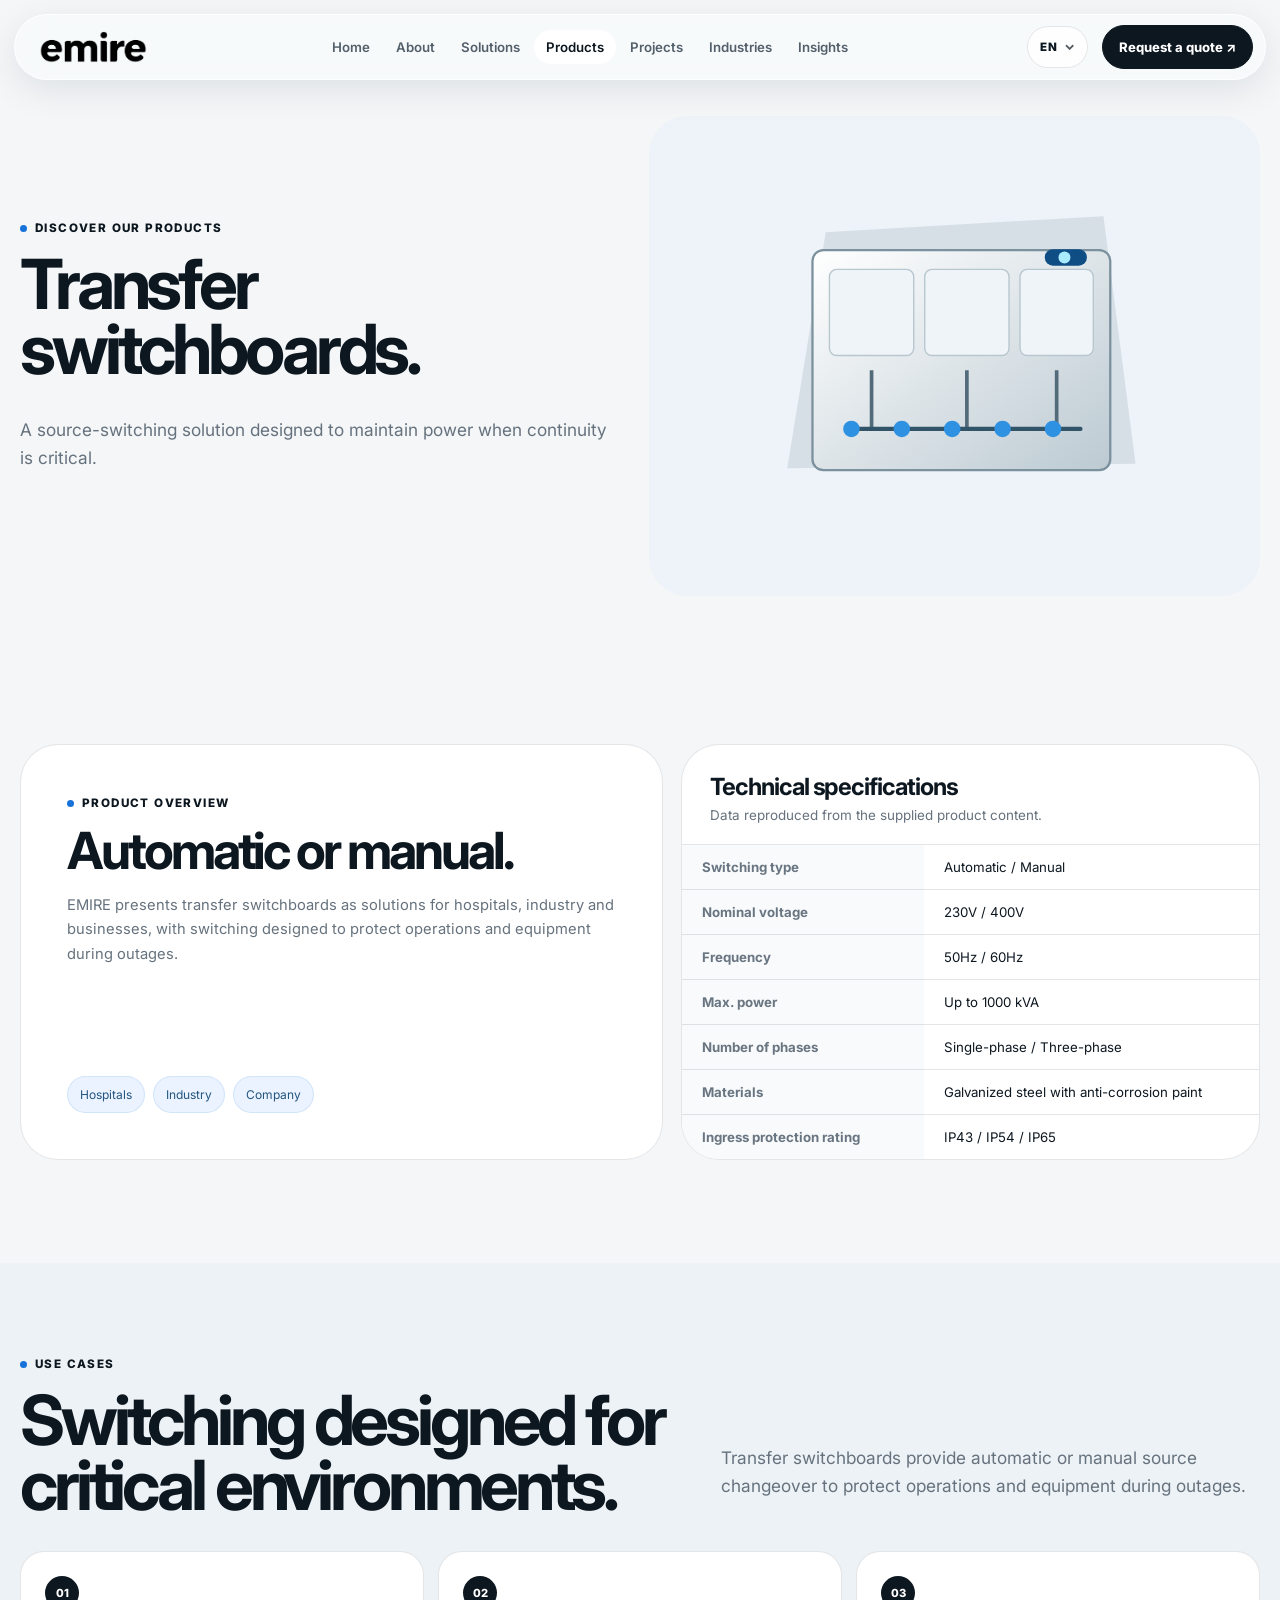
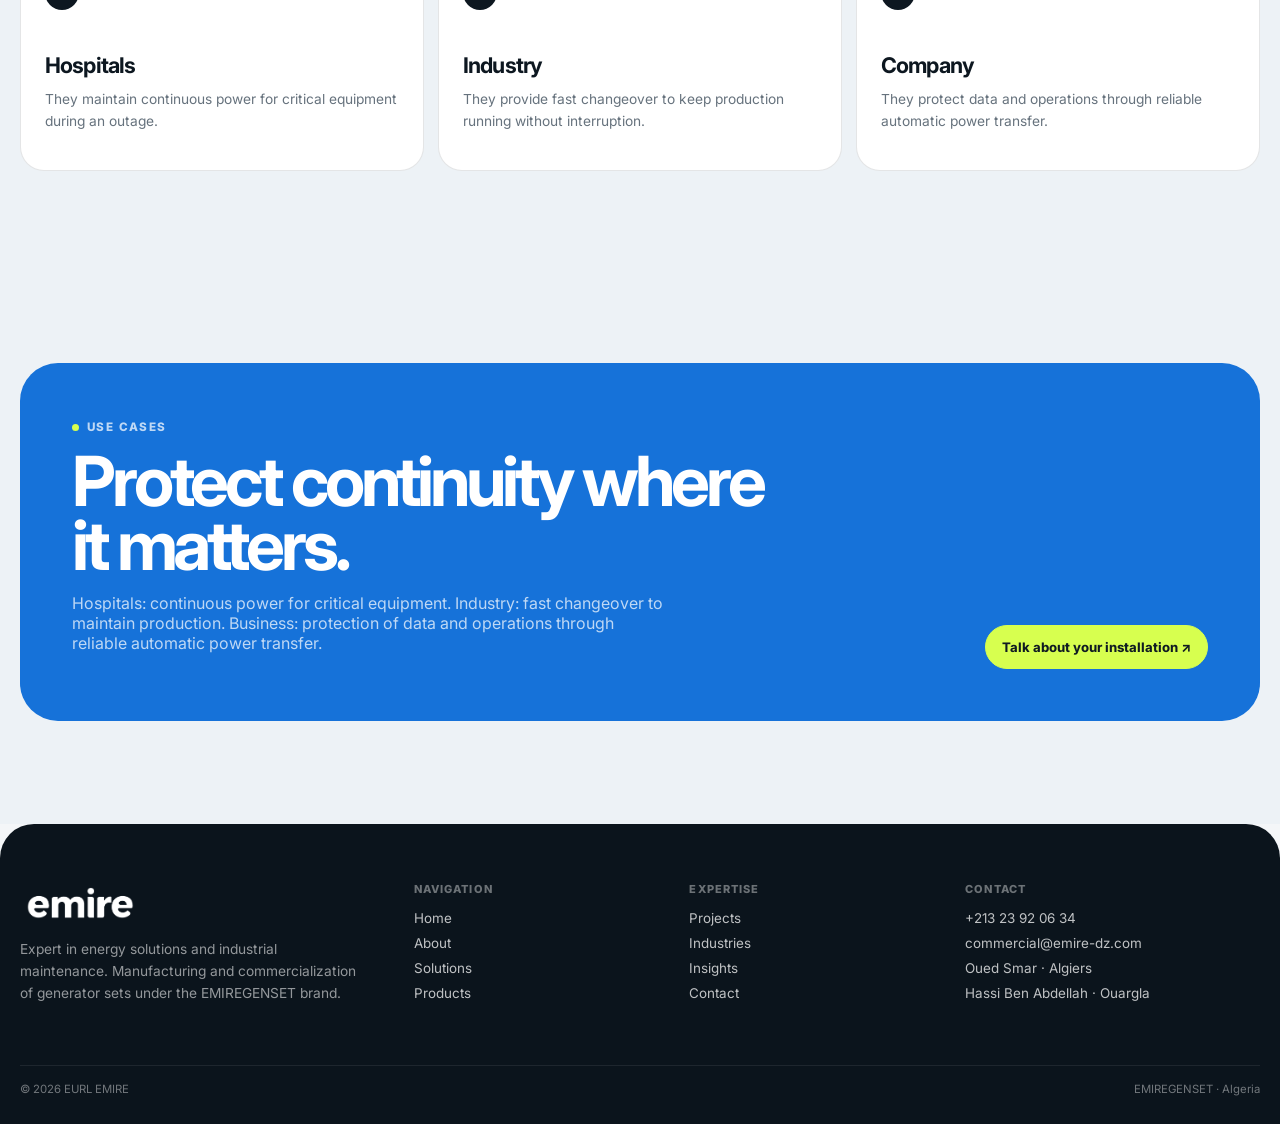
<file: products/armoires-inverseurs.html>
<!DOCTYPE html>

<html lang="en">

<head>

    <meta charset="utf-8"/>
    <meta content="width=device-width,initial-scale=1" name="viewport"/>
    <meta content="Armoires inverseurs EMIRE : usages, caractéristiques techniques et applications." name="description"/>
    <meta content="#0d1720" name="theme-color"/>

    <script>
        (function(){
            try {
                var saved = localStorage.getItem("emire-lang-v5");
                var langs = Array.isArray(navigator.languages) && navigator.languages.length
                    ? navigator.languages
                    : [navigator.language || ""];
                var lang = saved || "en";

                if (!saved) {
                    for (var i = 0; i < langs.length; i++) {
                        var c = String(langs[i]).toLowerCase();

                        if (c.indexOf("ar") === 0) {
                            lang = "ar";
                            break;
                        }

                        if (c.indexOf("en") === 0) {
                            lang = "en";
                            break;
                        }

                        if (c.indexOf("fr") === 0) {
                            lang = "fr";
                            break;
                        }
                    }
                }

                document.documentElement.lang = lang;
                document.documentElement.dir = lang === "ar" ? "rtl" : "ltr";
            } catch(e) {}
        })();
    </script>

    <title>Armoires inverseurs — EMIRE</title>

    <link href="../css/main.css" rel="stylesheet"/>
    <link rel="icon" type="image/svg+xml" href="../favicon/Frame 4.svg">
</head>

<body>

    <header class="site-header">

        <nav
            aria-label="Navigation principale"
            class="nav container">

            <a class="logo" href="../index.html" aria-label="EMIRE">
                <img src="../logo/emire-black-simple.png" alt="EMIRE">
                </a>

            <div class="nav-links">

                <a
                    class=""
                    href="../index.html">
                    Accueil
                </a>

                <a
                    class=""
                    href="../about/index.html">
                    À propos
                </a>

                <a
                    class=""
                    href="../solutions/index.html">
                    Solutions
                </a>

                <a
                    class="active"
                    href="../products/index.html">
                    Produits
                </a>

                <a
                    class=""
                    href="../projects/index.html">
                    Réalisations
                </a>

                <a
                    class=""
                    href="../industries/index.html">
                    Secteurs
                </a>

                <a
                    class=""
                    href="../news/index.html">
                    Ressources
                </a>

            </div>

            <div class="nav-actions">

                <div
                    class="lang-switch"
                    data-lang-switch="">

                    <button
                        aria-expanded="false"
                        aria-haspopup="true"
                        aria-label="Choisir la langue"
                        class="lang-trigger"
                        type="button">
                        <span class="lang-current">FR</span>
                        <span
                            aria-hidden="true"
                            class="lang-chevron">
                            ⌄
                        </span>
                    </button>

                    <div
                        class="lang-menu"
                        role="menu">

                        <button
                            class="lang-option"
                            data-lang="fr"
                            role="menuitem"
                            type="button">
                            <span>FR</span>
                            <small>Français</small>
                        </button>

                        <button
                            class="lang-option"
                            data-lang="en"
                            role="menuitem"
                            type="button">
                            <span>EN</span>
                            <small>English</small>
                        </button>

                        <button
                            class="lang-option"
                            data-lang="ar"
                            role="menuitem"
                            type="button">
                            <span>AR</span>
                            <small>العربية</small>
                        </button>

                    </div>

                </div>

                <a
                    class="btn btn-dark desktop-only"
                    href="../contact/index.html">
                    Demander un devis ↗
                </a>

                <button
                    aria-expanded="false"
                    aria-label="Ouvrir le menu"
                    class="menu-btn"
                    data-menu="">
                </button>

            </div>

        </nav>

    </header>

    <main>

        <section class="page-hero">

            <div class="container">

                <div class="page-hero-inner">

                    <div class="page-hero-copy">

                        <div class="eyebrow">
                            Découvrez nos produits
                        </div>

                        <h1 class="h2">
                            Armoires inverseurs.
                        </h1>

                        <p class="lead">
                            Une solution de basculement de source pensée pour maintenir l’alimentation lorsque la continuité est critique.
                        </p>

                    </div>

                    <div class="page-image">

                        <img
                            alt="Armoire électrique inverseur"
                            decoding="async"
                            loading="lazy"
                            src="../assets/transfer-switchboard.svg"/>

                    </div>

                </div>

            </div>

        </section>

        <section class="section">

            <div class="container">

                <div class="spec-wrap">

                    <div class="feature-copy reveal">

                        <div>

                            <div class="eyebrow">
                                Présentation du produit
                            </div>

                            <h2
                                class="h2"
                                style="margin-top:16px;font-size:clamp(2.2rem,4vw,4.2rem)">
                                Automatique ou manuel.
                            </h2>

                            <p
                                class="lead"
                                style="margin-top:18px">
                                Les armoires inverseurs sont présentées par EMIRE comme des solutions adaptées aux hôpitaux, à l’industrie et aux entreprises, avec une commutation pensée pour préserver les activités et équipements en cas de coupure.
                            </p>

                        </div>

                        <div class="trust-tags">

                            <span
                                class="trust-tag"
                                style="background:var(--blue-soft);color:#24547f;border-color:rgba(22,114,217,.12)">
                                Hôpitaux
                            </span>

                            <span
                                class="trust-tag"
                                style="background:var(--blue-soft);color:#24547f;border-color:rgba(22,114,217,.12)">
                                Industrie
                            </span>

                            <span
                                class="trust-tag"
                                style="background:var(--blue-soft);color:#24547f;border-color:rgba(22,114,217,.12)">
                                Entreprise
                            </span>

                        </div>

                    </div>

                    <div class="data-card reveal">

                        <div class="data-head">

                            <h3>
                                Caractéristiques techniques
                            </h3>

                            <p>
                                Données reprises du contenu produit fourni.
                            </p>

                        </div>

                        <table class="spec-table">

                            <tr>
                                <th>Type de commutation</th>
                                <td>Automatique / Manuel</td>
                            </tr>

                            <tr>
                                <th>Tension nominale</th>
                                <td>230V / 400V</td>
                            </tr>

                            <tr>
                                <th>Fréquence</th>
                                <td>50Hz / 60Hz</td>
                            </tr>

                            <tr>
                                <th>Puissance max.</th>
                                <td>Jusqu’à 1000 kVA</td>
                            </tr>

                            <tr>
                                <th>Nombre de phases</th>
                                <td>Monophasé / Triphasé</td>
                            </tr>

                            <tr>
                                <th>Matériaux</th>
                                <td>Acier galvanisé avec peinture anti-corrosion</td>
                            </tr>

                            <tr>
                                <th>Indice de protection</th>
                                <td>IP43 / IP54 / IP65</td>
                            </tr>

                        </table>

                    </div>

                </div>

            </div>

        </section>

        <section class="section section-tone">

            <div class="container">

                <div class="section-head reveal">

                    <div>

                        <div class="eyebrow">
                            Cas d’utilisation
                        </div>

                        <h2
                            class="h2"
                            style="margin-top:16px">
                            Une commutation adaptée aux environnements critiques.
                        </h2>

                    </div>

                    <p class="lead">
                        Les armoires inverseurs assurent un basculement automatique ou manuel entre sources afin de protéger les activités et équipements en cas de coupure.
                    </p>

                </div>

                <div class="use-case-grid">

                    <article class="use-case-card reveal">

                        <span>01</span>

                        <h3>
                            Hôpitaux
                        </h3>

                        <p>
                            Garantissent une alimentation continue pour les équipements vitaux en cas de coupure électrique.
                        </p>

                    </article>

                    <article class="use-case-card reveal">

                        <span>02</span>

                        <h3>
                            Industrie
                        </h3>

                        <p>
                            Assurent une transition rapide pour maintenir la production sans interruption.
                        </p>

                    </article>

                    <article class="use-case-card reveal">

                        <span>03</span>

                        <h3>
                            Entreprise
                        </h3>

                        <p>
                            Préservent les données et activités grâce à une alimentation fiable et automatique.
                        </p>

                    </article>

                </div>

            </div>

        </section>

        <section class="section section-tone">

            <div class="container">

                <div class="cta reveal">

                    <div>

                        <div class="eyebrow eyebrow-light">
                            Cas d’utilisation
                        </div>

                        <h2
                            class="h2"
                            style="margin-top:14px">
                            Protéger la continuité là où elle compte.
                        </h2>

                        <p>
                            Hôpitaux : alimentation continue pour les équipements vitaux. Industrie : transition rapide pour maintenir la production. Entreprise : protection des données et des activités grâce à une alimentation fiable et automatique.
                        </p>

                    </div>

                    <a
                        class="btn btn-lime"
                        href="../contact/index.html">
                        Parler de votre installation ↗
                    </a>

                </div>

            </div>

        </section>

    </main>

    <footer class="site-footer">

        <div class="container footer-grid">

            <div class="footer-brand">

                <a class="logo" href="../index.html" aria-label="EMIRE">
                <img src="../logo/emire-white-simple.png" alt="EMIRE">
                </a>

                <p>
                    Expert en solutions d’énergie et maintenance industrielle. Fabrication et commercialisation de groupes électrogènes sous la marque EMIREGENSET.
                </p>

            </div>

            <div>

                <div class="footer-title">
                    Navigation
                </div>

                <div class="footer-links">

                    <a href="../index.html">
                        Accueil
                    </a>

                    <a href="../about/index.html">
                        À propos
                    </a>

                    <a href="../solutions/index.html">
                        Solutions
                    </a>

                    <a href="../products/index.html">
                        Produits
                    </a>

                </div>

            </div>

            <div>

                <div class="footer-title">
                    Expertise
                </div>

                <div class="footer-links">

                    <a href="../projects/index.html">
                        Réalisations
                    </a>

                    <a href="../industries/index.html">
                        Secteurs
                    </a>

                    <a href="../news/index.html">
                        Ressources
                    </a>

                    <a href="../contact/index.html">
                        Contact
                    </a>

                </div>

            </div>

            <div>

                <div class="footer-title">
                    Contact
                </div>

                <div class="footer-links">

                    <a href="tel:+21323920634">
                        +213 23 92 06 34
                    </a>

                    <a href="mailto:commercial@emire-dz.com">
                        commercial@emire-dz.com
                    </a>

                    <span>
                        Oued Smar · Alger
                    </span>

                    <span>
                        Hassi Ben Abdellah · Ouargla
                    </span>

                </div>

            </div>

        </div>

        <div class="container footer-bottom">

            <span>
                © <span data-year=""></span> EURL EMIRE
            </span>

            <span>
                EMIREGENSET · Algérie
            </span>

        </div>

    </footer>

    <script src="../js/main.js"></script>

</body>

</html>
</file>
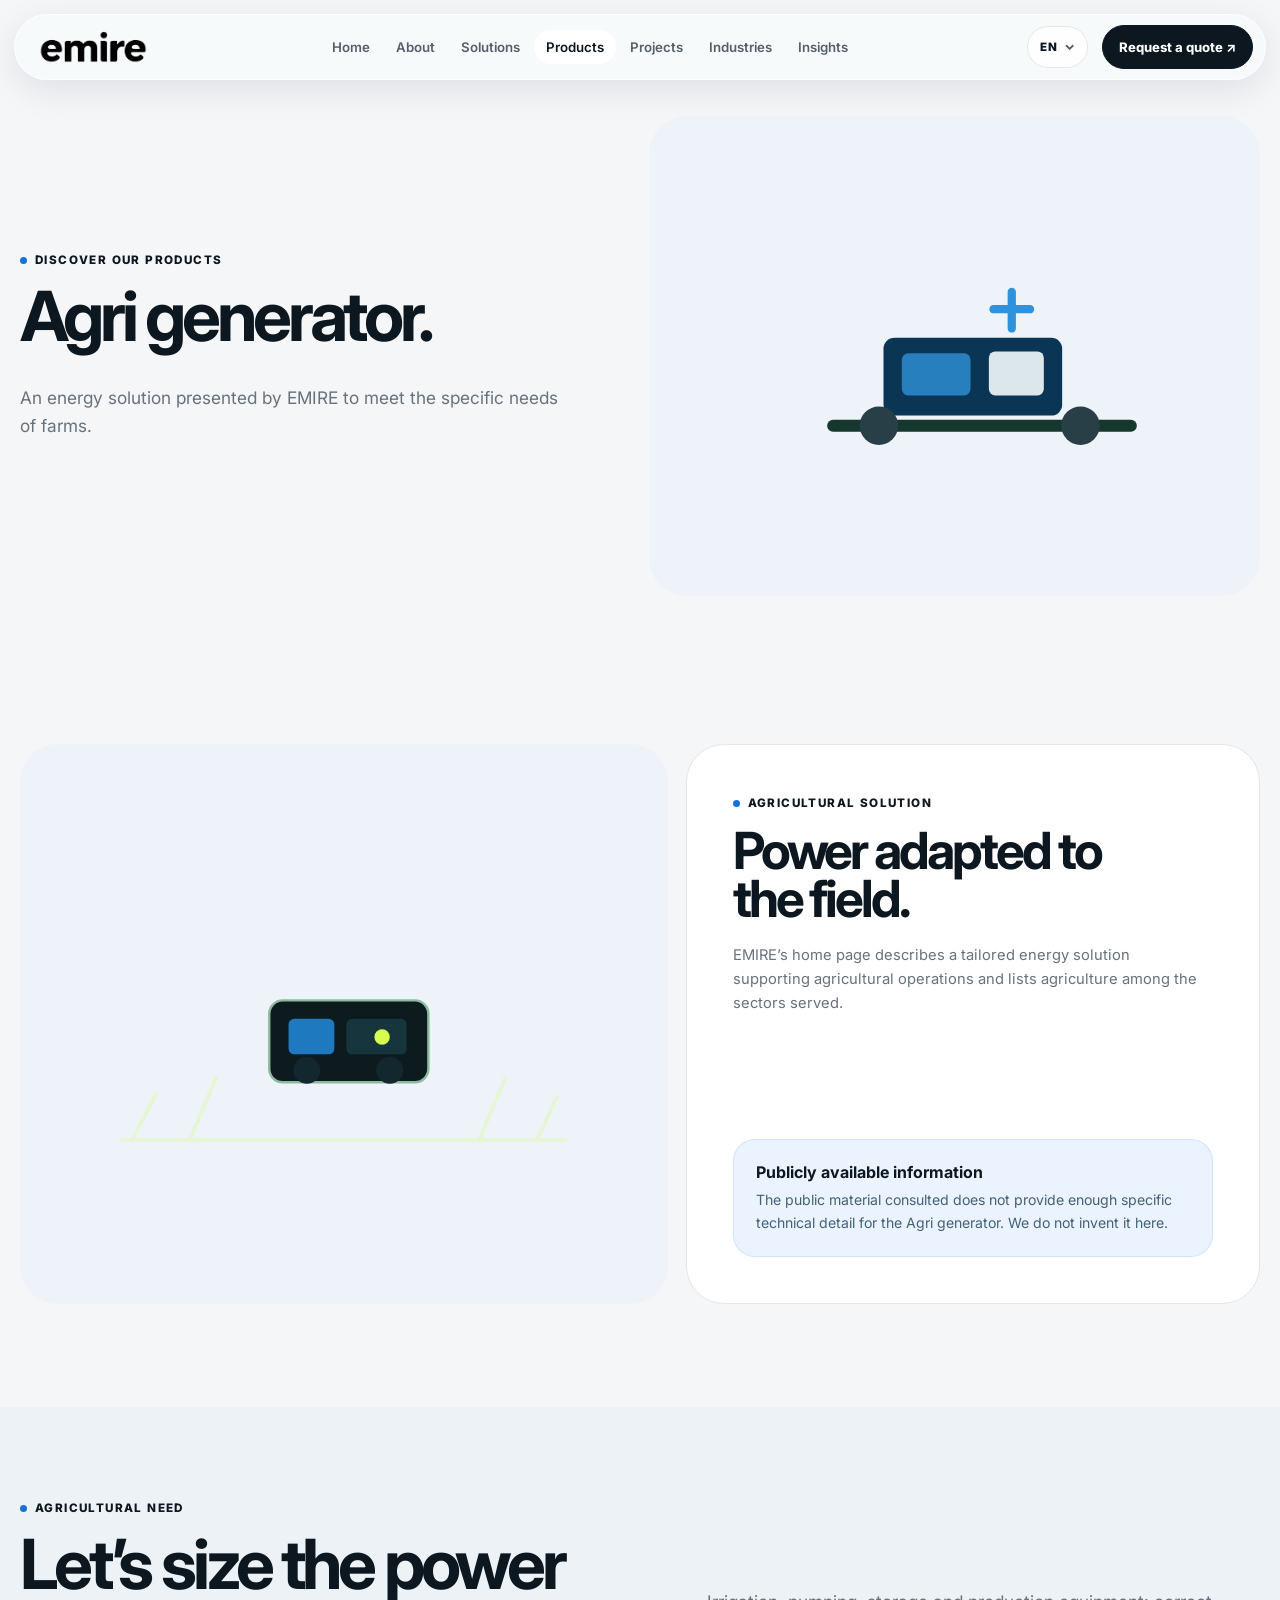
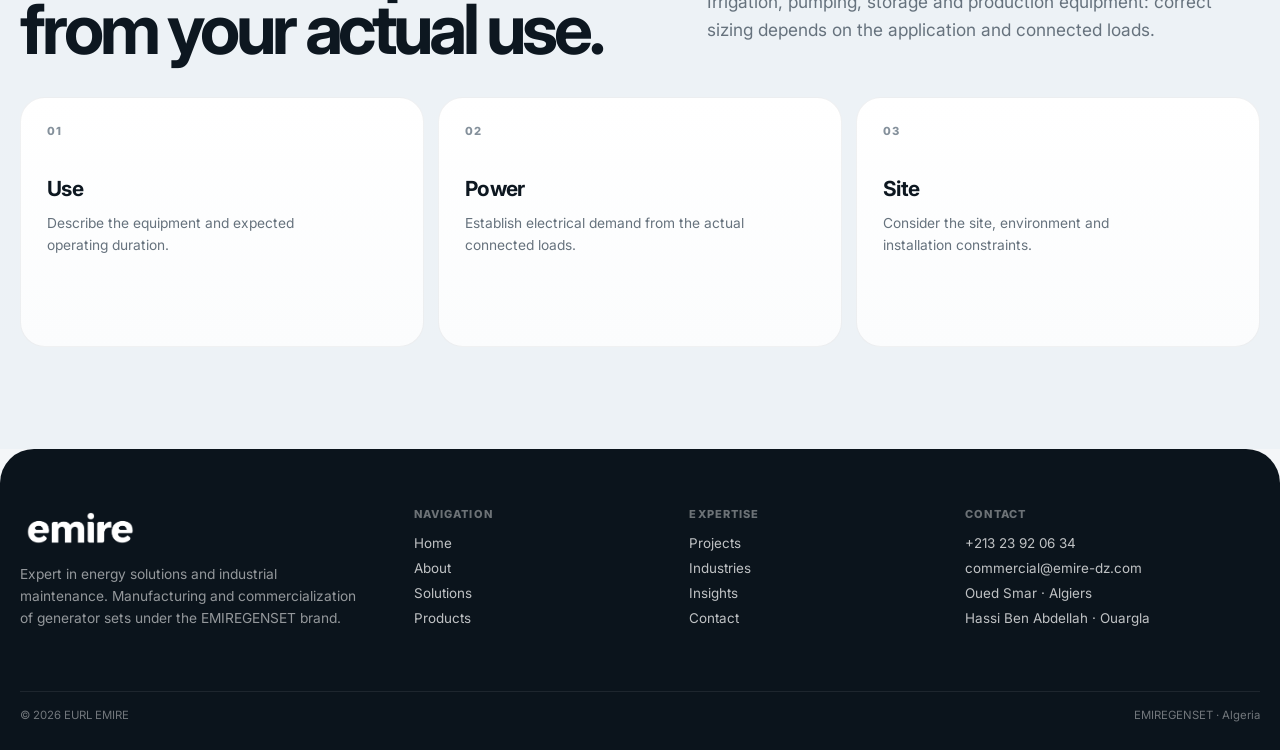
<file: products/groupe-agri.html>
<!DOCTYPE html>

<html lang="en">

<head>

    <meta charset="utf-8"/>
    <meta content="width=device-width,initial-scale=1" name="viewport"/>
    <meta content="Solution énergétique agricole EMIRE adaptée aux besoins spécifiques des exploitations." name="description"/>
    <meta content="#0d1720" name="theme-color"/>

    <script>
        (function(){
            try {
                var saved = localStorage.getItem("emire-lang-v5");
                var langs = Array.isArray(navigator.languages) && navigator.languages.length
                    ? navigator.languages
                    : [navigator.language || ""];
                var lang = saved || "en";

                if (!saved) {
                    for (var i = 0; i < langs.length; i++) {
                        var c = String(langs[i]).toLowerCase();

                        if (c.indexOf("ar") === 0) {
                            lang = "ar";
                            break;
                        }

                        if (c.indexOf("en") === 0) {
                            lang = "en";
                            break;
                        }

                        if (c.indexOf("fr") === 0) {
                            lang = "fr";
                            break;
                        }
                    }
                }

                document.documentElement.lang = lang;
                document.documentElement.dir = lang === "ar" ? "rtl" : "ltr";
            } catch(e) {}
        })();
    </script>

    <title>Groupe Agri — EMIRE</title>

    <link href="../css/main.css" rel="stylesheet"/>
    <link rel="icon" type="image/svg+xml" href="../favicon/Frame 4.svg">
</head>

<body>

    <header class="site-header">

        <nav
            aria-label="Navigation principale"
            class="nav container">

            <a class="logo" href="../index.html" aria-label="EMIRE">
                <img src="../logo/emire-black-simple.png" alt="EMIRE">
                </a>

            <div class="nav-links">

                <a
                    class=""
                    href="../index.html">
                    Accueil
                </a>

                <a
                    class=""
                    href="../about/index.html">
                    À propos
                </a>

                <a
                    class=""
                    href="../solutions/index.html">
                    Solutions
                </a>

                <a
                    class="active"
                    href="../products/index.html">
                    Produits
                </a>

                <a
                    class=""
                    href="../projects/index.html">
                    Réalisations
                </a>

                <a
                    class=""
                    href="../industries/index.html">
                    Secteurs
                </a>

                <a
                    class=""
                    href="../news/index.html">
                    Ressources
                </a>

            </div>

            <div class="nav-actions">

                <div
                    class="lang-switch"
                    data-lang-switch="">

                    <button
                        aria-expanded="false"
                        aria-haspopup="true"
                        aria-label="Choisir la langue"
                        class="lang-trigger"
                        type="button">
                        <span class="lang-current">FR</span>
                        <span
                            aria-hidden="true"
                            class="lang-chevron">
                            ⌄
                        </span>
                    </button>

                    <div
                        class="lang-menu"
                        role="menu">

                        <button
                            class="lang-option"
                            data-lang="fr"
                            role="menuitem"
                            type="button">
                            <span>FR</span>
                            <small>Français</small>
                        </button>

                        <button
                            class="lang-option"
                            data-lang="en"
                            role="menuitem"
                            type="button">
                            <span>EN</span>
                            <small>English</small>
                        </button>

                        <button
                            class="lang-option"
                            data-lang="ar"
                            role="menuitem"
                            type="button">
                            <span>AR</span>
                            <small>العربية</small>
                        </button>

                    </div>

                </div>

                <a
                    class="btn btn-dark desktop-only"
                    href="../contact/index.html">
                    Demander un devis ↗
                </a>

                <button
                    aria-expanded="false"
                    aria-label="Ouvrir le menu"
                    class="menu-btn"
                    data-menu="">
                </button>

            </div>

        </nav>

    </header>

    <main>

        <section class="page-hero">

            <div class="container">

                <div class="page-hero-inner">

                    <div class="page-hero-copy">

                        <div class="eyebrow">
                            Découvrez nos produits
                        </div>

                        <h1 class="h2">
                            Groupe Agri.
                        </h1>

                        <p class="lead">
                            Une solution énergétique présentée par EMIRE pour répondre aux besoins spécifiques des exploitations agricoles.
                        </p>

                    </div>

                    <div class="page-image">

                        <img
                            alt="Solution énergétique agricole avec groupe électrogène"
                            decoding="async"
                            loading="lazy"
                            src="../assets/agriculture-power.svg"/>

                    </div>

                </div>

            </div>

        </section>

        <section class="section">

            <div class="container">

                <div class="image-split">

                    <div class="feature-image reveal">

                        <img
                            alt="Groupe électrogène pour application agricole"
                            decoding="async"
                            loading="lazy"
                            src="../assets/agri-generator.svg"/>

                    </div>

                    <div class="feature-copy reveal">

                        <div>

                            <div class="eyebrow">
                                Solution agricole
                            </div>

                            <h2
                                class="h2"
                                style="margin-top:16px;font-size:clamp(2.2rem,4vw,4.2rem)">
                                Une énergie adaptée au terrain.
                            </h2>

                            <p
                                class="lead"
                                style="margin-top:20px">
                                La page d’accueil EMIRE décrit une solution énergie sur mesure destinée à soutenir les exploitations agricoles et cite l’agriculture parmi les secteurs servis.
                            </p>

                        </div>

                        <div class="callout">

                            <strong>
                                Information disponible publiquement
                            </strong>

                            <p>
                                Les détails techniques spécifiques du Groupe Agri ne sont pas suffisamment renseignés dans les contenus publics consultés. Nous ne les inventons pas ici.
                            </p>

                        </div>

                    </div>

                </div>

            </div>

        </section>

        <section class="section section-tone">

            <div class="container">

                <div class="section-head">

                    <div>

                        <div class="eyebrow">
                            Besoin agricole
                        </div>

                        <h2
                            class="h2"
                            style="margin-top:16px">
                            Dimensionnons la puissance à partir de votre usage.
                        </h2>

                    </div>

                    <p class="lead">
                        Irrigation, pompage, stockage, équipements de production : le bon dimensionnement dépend de l’application et des charges à alimenter.
                    </p>

                </div>

                <div
                    class="cap-grid"
                    style="margin-top:36px">

                    <article class="cap-card">

                        <span class="cap-no">
                            01
                        </span>

                        <h3>
                            Usage
                        </h3>

                        <p>
                            Décrire les équipements et la durée de fonctionnement attendue.
                        </p>

                    </article>

                    <article class="cap-card">

                        <span class="cap-no">
                            02
                        </span>

                        <h3>
                            Puissance
                        </h3>

                        <p>
                            Établir le besoin électrique à partir des charges réellement présentes.
                        </p>

                    </article>

                    <article class="cap-card">

                        <span class="cap-no">
                            03
                        </span>

                        <h3>
                            Implantation
                        </h3>

                        <p>
                            Prendre en compte le site, l’environnement et les contraintes d’installation.
                        </p>

                    </article>

                </div>

            </div>

        </section>

    </main>

    <footer class="site-footer">

        <div class="container footer-grid">

            <div class="footer-brand">

                <a class="logo" href="../index.html" aria-label="EMIRE">
                <img src="../logo/emire-white-simple.png" alt="EMIRE">
                </a>

                <p>
                    Expert en solutions d’énergie et maintenance industrielle. Fabrication et commercialisation de groupes électrogènes sous la marque EMIREGENSET.
                </p>

            </div>

            <div>

                <div class="footer-title">
                    Navigation
                </div>

                <div class="footer-links">

                    <a href="../index.html">
                        Accueil
                    </a>

                    <a href="../about/index.html">
                        À propos
                    </a>

                    <a href="../solutions/index.html">
                        Solutions
                    </a>

                    <a href="../products/index.html">
                        Produits
                    </a>

                </div>

            </div>

            <div>

                <div class="footer-title">
                    Expertise
                </div>

                <div class="footer-links">

                    <a href="../projects/index.html">
                        Réalisations
                    </a>

                    <a href="../industries/index.html">
                        Secteurs
                    </a>

                    <a href="../news/index.html">
                        Ressources
                    </a>

                    <a href="../contact/index.html">
                        Contact
                    </a>

                </div>

            </div>

            <div>

                <div class="footer-title">
                    Contact
                </div>

                <div class="footer-links">

                    <a href="tel:+21323920634">
                        +213 23 92 06 34
                    </a>

                    <a href="mailto:commercial@emire-dz.com">
                        commercial@emire-dz.com
                    </a>

                    <span>
                        Oued Smar · Alger
                    </span>

                    <span>
                        Hassi Ben Abdellah · Ouargla
                    </span>

                </div>

            </div>

        </div>

        <div class="container footer-bottom">

            <span>
                © <span data-year=""></span> EURL EMIRE
            </span>

            <span>
                EMIREGENSET · Algérie
            </span>

        </div>

    </footer>

    <script src="../js/main.js"></script>

</body>

</html>
</file>
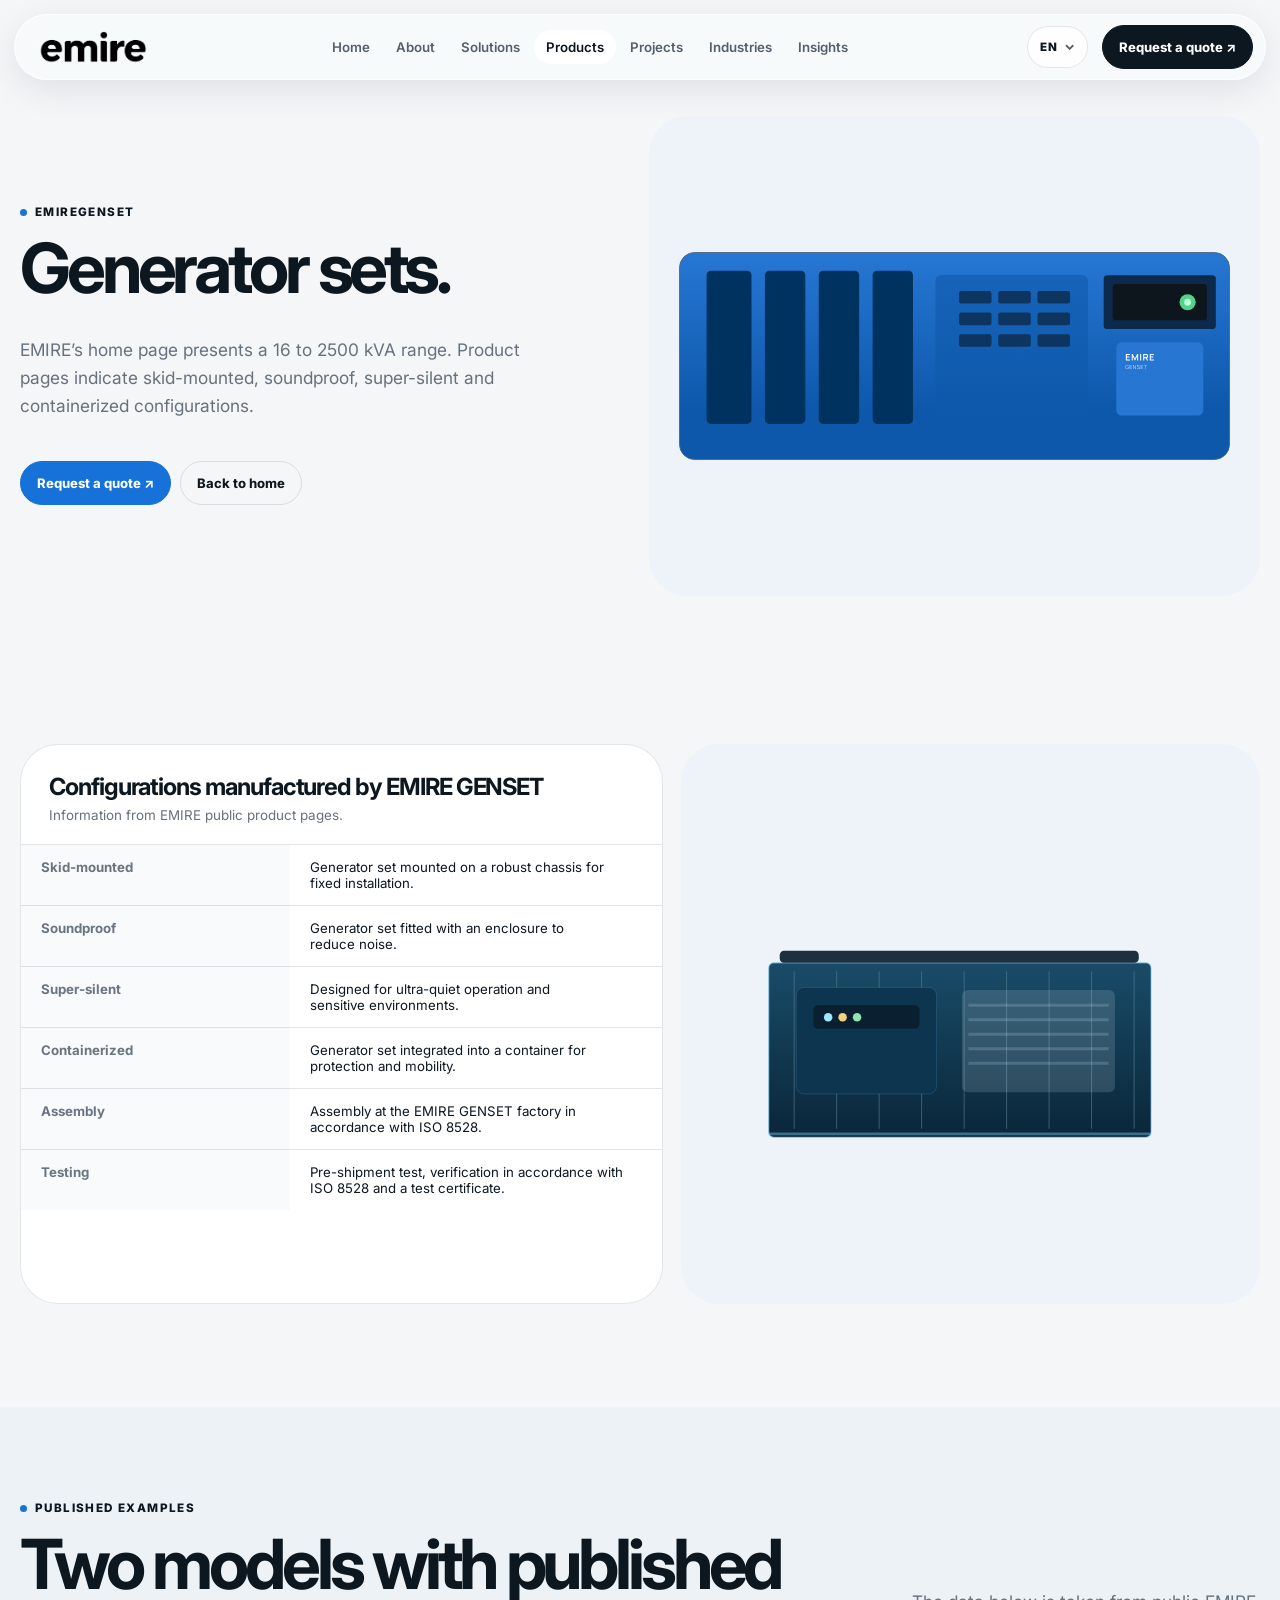
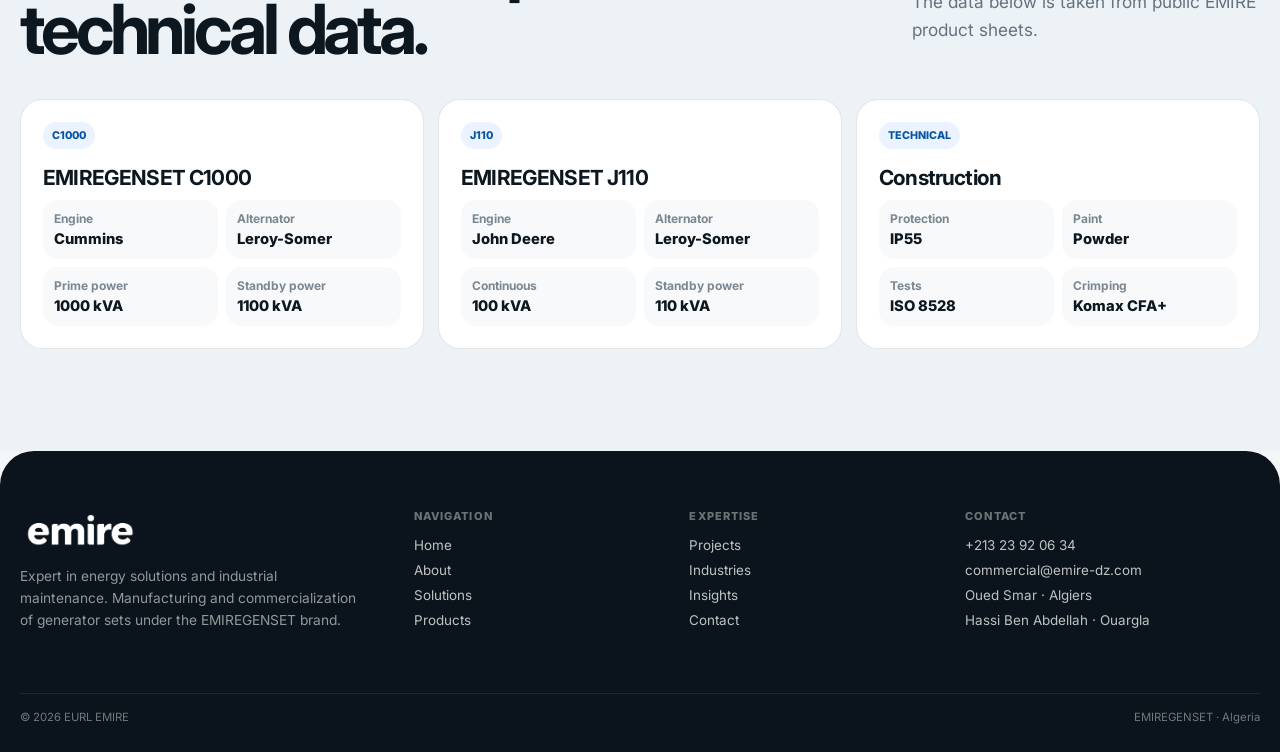
<file: products/groupes-electrogenes.html>
<!DOCTYPE html>

<html lang="en">

<head>

    <meta charset="utf-8"/>
    <meta content="width=device-width,initial-scale=1" name="viewport"/>
    <meta content="Gamme EMIREGENSET, configurations, essais et exemples de modèles publiés." name="description"/>
    <meta content="#0d1720" name="theme-color"/>

    <script>
        (function(){
            try {
                var saved = localStorage.getItem("emire-lang-v5");
                var langs = Array.isArray(navigator.languages) && navigator.languages.length
                    ? navigator.languages
                    : [navigator.language || ""];
                var lang = saved || "en";

                if (!saved) {
                    for (var i = 0; i < langs.length; i++) {
                        var c = String(langs[i]).toLowerCase();

                        if (c.indexOf("ar") === 0) {
                            lang = "ar";
                            break;
                        }

                        if (c.indexOf("en") === 0) {
                            lang = "en";
                            break;
                        }

                        if (c.indexOf("fr") === 0) {
                            lang = "fr";
                            break;
                        }
                    }
                }

                document.documentElement.lang = lang;
                document.documentElement.dir = lang === "ar" ? "rtl" : "ltr";
            } catch(e) {}
        })();
    </script>

    <title>Groupes électrogènes — EMIRE</title>

    <link href="../css/main.css" rel="stylesheet"/>
    <link rel="icon" type="image/svg+xml" href="../favicon/Frame 4.svg">
</head>

<body>

    <header class="site-header">

        <nav
            aria-label="Navigation principale"
            class="nav container">

            <a class="logo" href="../index.html" aria-label="EMIRE">
                <img src="../logo/emire-black-simple.png" alt="EMIRE">
                </a>

            <div class="nav-links">

                <a
                    class=""
                    href="../index.html">
                    Accueil
                </a>

                <a
                    class=""
                    href="../about/index.html">
                    À propos
                </a>

                <a
                    class=""
                    href="../solutions/index.html">
                    Solutions
                </a>

                <a
                    class="active"
                    href="../products/index.html">
                    Produits
                </a>

                <a
                    class=""
                    href="../projects/index.html">
                    Réalisations
                </a>

                <a
                    class=""
                    href="../industries/index.html">
                    Secteurs
                </a>

                <a
                    class=""
                    href="../news/index.html">
                    Ressources
                </a>

            </div>

            <div class="nav-actions">

                <div
                    class="lang-switch"
                    data-lang-switch="">

                    <button
                        aria-expanded="false"
                        aria-haspopup="true"
                        aria-label="Choisir la langue"
                        class="lang-trigger"
                        type="button">
                        <span class="lang-current">FR</span>
                        <span
                            aria-hidden="true"
                            class="lang-chevron">
                            ⌄
                        </span>
                    </button>

                    <div
                        class="lang-menu"
                        role="menu">

                        <button
                            class="lang-option"
                            data-lang="fr"
                            role="menuitem"
                            type="button">
                            <span>FR</span>
                            <small>Français</small>
                        </button>

                        <button
                            class="lang-option"
                            data-lang="en"
                            role="menuitem"
                            type="button">
                            <span>EN</span>
                            <small>English</small>
                        </button>

                        <button
                            class="lang-option"
                            data-lang="ar"
                            role="menuitem"
                            type="button">
                            <span>AR</span>
                            <small>العربية</small>
                        </button>

                    </div>

                </div>

                <a
                    class="btn btn-dark desktop-only"
                    href="../contact/index.html">
                    Demander un devis ↗
                </a>

                <button
                    aria-expanded="false"
                    aria-label="Ouvrir le menu"
                    class="menu-btn"
                    data-menu="">
                </button>

            </div>

        </nav>

    </header>

    <main>

        <section class="page-hero">

            <div class="container">

                <div class="page-hero-inner">

                    <div class="page-hero-copy">

                        <div class="eyebrow">
                            EMIREGENSET
                        </div>

                        <h1 class="h2">
                            Groupes électrogènes.
                        </h1>

                        <p class="lead">
                            La page d’accueil EMIRE présente une gamme de 16 à 2500 kVA. Les pages produits indiquent des configurations sur skid, insonorisées, super silencieuses et conteneurisées.
                        </p>

                        <div
                            style="display:flex;gap:9px;flex-wrap:wrap;margin-top:24px">

                            <a
                                class="btn btn-blue"
                                href="../contact/index.html">
                                Demander un devis ↗
                            </a>

                            <a
                                class="btn"
                                href="../index.html">
                                Retour à l’accueil
                            </a>

                        </div>

                    </div>

                    <div class="page-image">

                        <img
                            alt="Groupe électrogène EMIREGENSET"
                            decoding="async"
                            loading="lazy"
                            src="../assets/genset-hero.svg"/>

                    </div>

                </div>

            </div>

        </section>

        <section class="section">

            <div class="container">

                <div class="spec-wrap">

                    <div class="data-card">

                        <div class="data-head">

                            <h3>
                                Configurations fabriquées par EMIRE GENSET
                            </h3>

                            <p>
                                Informations issues des pages produits publiques d’EMIRE.
                            </p>

                        </div>

                        <table class="spec-table">

                            <tr>
                                <th>Sur skid</th>
                                <td>
                                    Groupe électrogène monté sur châssis robuste pour une installation fixe.
                                </td>
                            </tr>

                            <tr>
                                <th>Insonorisé</th>
                                <td>
                                    Groupe équipé d’un capot pour réduire les nuisances sonores.
                                </td>
                            </tr>

                            <tr>
                                <th>Super silencieux</th>
                                <td>
                                    Conçu pour un fonctionnement ultra-silencieux et des environnements sensibles.
                                </td>
                            </tr>

                            <tr>
                                <th>Conteneur</th>
                                <td>
                                    Groupe intégré dans un conteneur pour protection et mobilité.
                                </td>
                            </tr>

                            <tr>
                                <th>Assemblage</th>
                                <td>
                                    Assemblage à l’usine EMIRE GENSET conformément à l’ISO 8528.
                                </td>
                            </tr>

                            <tr>
                                <th>Essais</th>
                                <td>
                                    Test avant expédition, contrôle conformément à l’ISO 8528 et certificat de test.
                                </td>
                            </tr>

                        </table>

                    </div>

                    <div class="feature-image">

                        <img
                            alt="Illustration technique d’un groupe électrogène"
                            decoding="async"
                            loading="lazy"
                            src="../assets/genset-container.svg"/>

                    </div>

                </div>

            </div>

        </section>

        <section class="section section-tone">

            <div class="container">

                <div class="section-head">

                    <div>

                        <div class="eyebrow">
                            Exemples publiés
                        </div>

                        <h2
                            class="h2"
                            style="margin-top:16px">
                            Deux modèles avec données techniques publiées.
                        </h2>

                    </div>

                    <p class="lead">
                        Les données ci-dessous reprennent les fiches publiques consultables sur le site EMIRE.
                    </p>

                </div>

                <div
                    class="model-grid"
                    style="margin-top:38px">

                    <article class="model-card reveal">

                        <span class="model-tag">
                            C1000
                        </span>

                        <h3>
                            Emire Genset C1000
                        </h3>

                        <div class="model-meta">

                            <div>
                                <strong>Moteur</strong>
                                <span>Cummins</span>
                            </div>

                            <div>
                                <strong>Alternateur</strong>
                                <span>Leroy-Somer</span>
                            </div>

                            <div>
                                <strong>Prime</strong>
                                <span>1000 kVA</span>
                            </div>

                            <div>
                                <strong>Secours</strong>
                                <span>1100 kVA</span>
                            </div>

                        </div>

                    </article>

                    <article class="model-card reveal">

                        <span class="model-tag">
                            J110
                        </span>

                        <h3>
                            Emire Genset J110
                        </h3>

                        <div class="model-meta">

                            <div>
                                <strong>Moteur</strong>
                                <span>John Deere</span>
                            </div>

                            <div>
                                <strong>Alternateur</strong>
                                <span>Leroy-Somer</span>
                            </div>

                            <div>
                                <strong>Continu</strong>
                                <span>100 kVA</span>
                            </div>

                            <div>
                                <strong>Secours</strong>
                                <span>110 kVA</span>
                            </div>

                        </div>

                    </article>

                    <article class="model-card reveal">

                        <span class="model-tag">
                            TECHNIQUE
                        </span>

                        <h3>
                            Construction
                        </h3>

                        <div class="model-meta">

                            <div>
                                <strong>Protection</strong>
                                <span>IP55</span>
                            </div>

                            <div>
                                <strong>Peinture</strong>
                                <span>Poudre</span>
                            </div>

                            <div>
                                <strong>Tests</strong>
                                <span>ISO 8528</span>
                            </div>

                            <div>
                                <strong>Sertissage</strong>
                                <span>Komax CFA+</span>
                            </div>

                        </div>

                    </article>

                </div>

            </div>

        </section>

    </main>

    <footer class="site-footer">

        <div class="container footer-grid">

            <div class="footer-brand">

                <a class="logo" href="../index.html" aria-label="EMIRE">
                <img src="../logo/emire-white-simple.png" alt="EMIRE">
                </a>

                <p>
                    Expert en solutions d’énergie et maintenance industrielle. Fabrication et commercialisation de groupes électrogènes sous la marque EMIREGENSET.
                </p>

            </div>

            <div>

                <div class="footer-title">
                    Navigation
                </div>

                <div class="footer-links">

                    <a href="../index.html">
                        Accueil
                    </a>

                    <a href="../about/index.html">
                        À propos
                    </a>

                    <a href="../solutions/index.html">
                        Solutions
                    </a>

                    <a href="../products/index.html">
                        Produits
                    </a>

                </div>

            </div>

            <div>

                <div class="footer-title">
                    Expertise
                </div>

                <div class="footer-links">

                    <a href="../projects/index.html">
                        Réalisations
                    </a>

                    <a href="../industries/index.html">
                        Secteurs
                    </a>

                    <a href="../news/index.html">
                        Ressources
                    </a>

                    <a href="../contact/index.html">
                        Contact
                    </a>

                </div>

            </div>

            <div>

                <div class="footer-title">
                    Contact
                </div>

                <div class="footer-links">

                    <a href="tel:+21323920634">
                        +213 23 92 06 34
                    </a>

                    <a href="mailto:commercial@emire-dz.com">
                        commercial@emire-dz.com
                    </a>

                    <span>
                        Oued Smar · Alger
                    </span>

                    <span>
                        Hassi Ben Abdellah · Ouargla
                    </span>

                </div>

            </div>

        </div>

        <div class="container footer-bottom">

            <span>
                © <span data-year=""></span> EURL EMIRE
            </span>

            <span>
                EMIREGENSET · Algérie
            </span>

        </div>

    </footer>

    <script src="../js/main.js"></script>

</body>

</html>
</file>
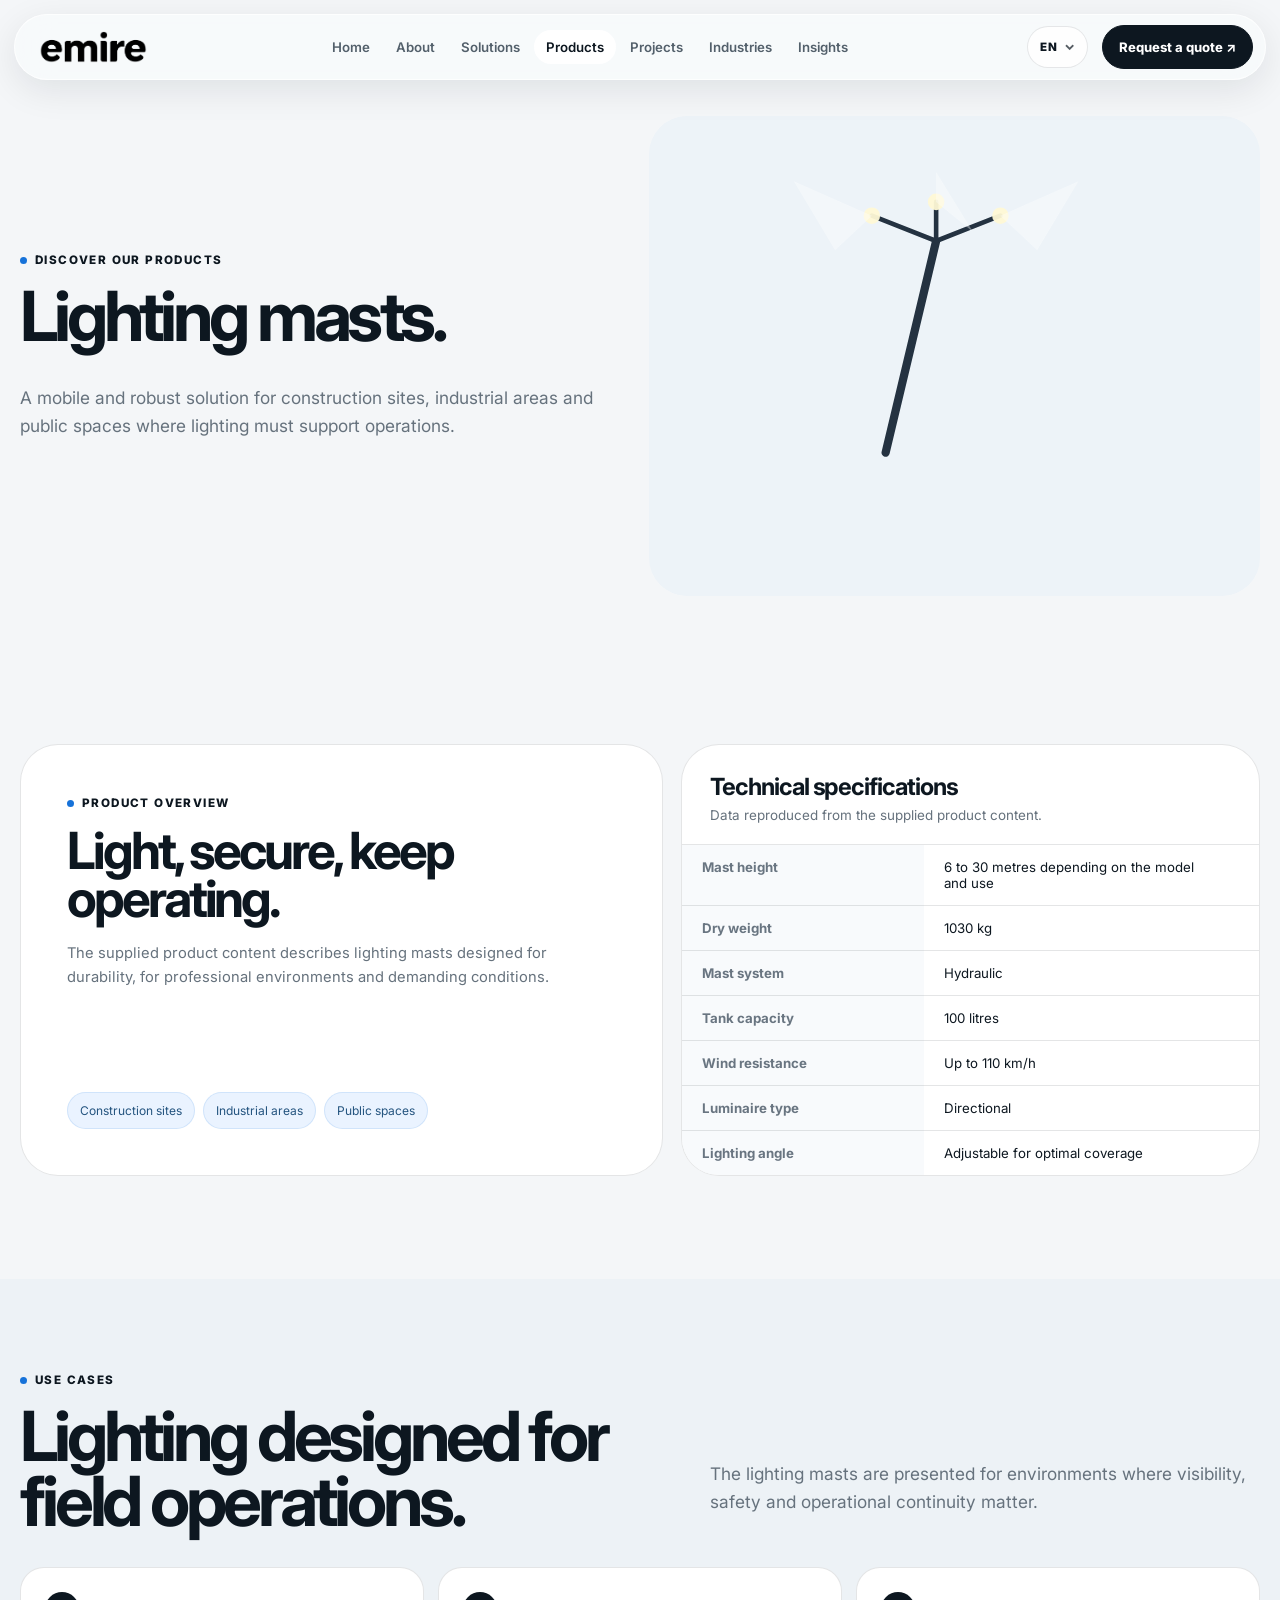
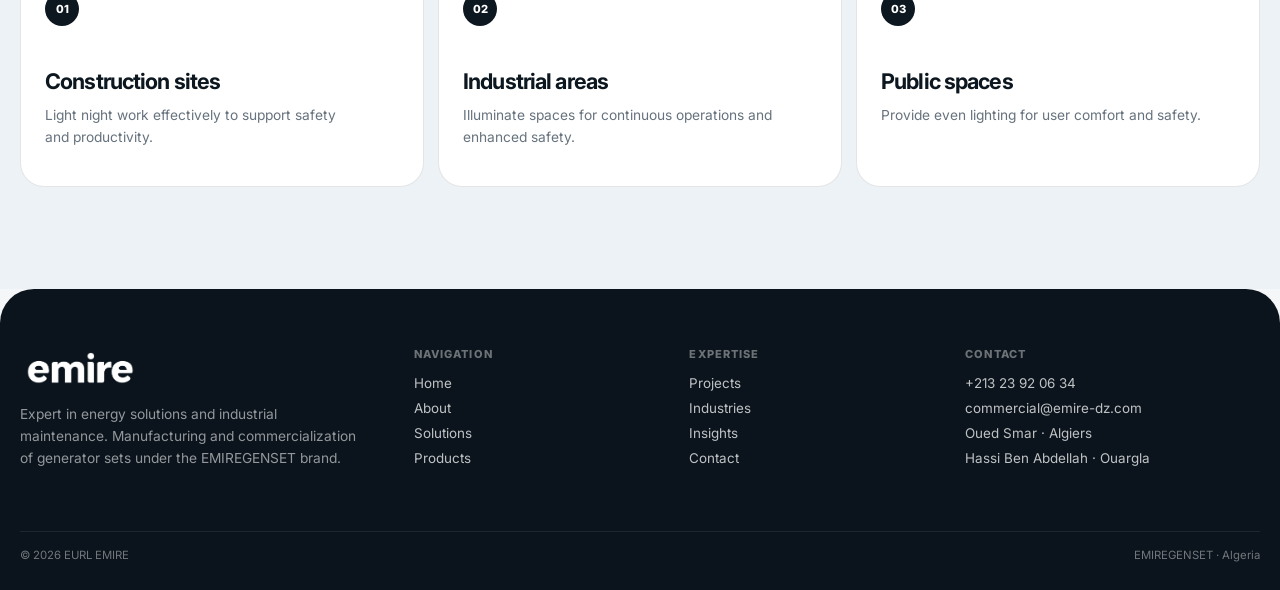
<file: products/mats-eclairage.html>
<!DOCTYPE html>
<html lang="en">
<head>
    <meta charset="utf-8"/>
    <meta content="width=device-width,initial-scale=1" name="viewport"/>
    <meta content="Mâts d’éclairage EMIRE : applications et caractéristiques techniques." name="description"/>
    <meta content="#0d1720" name="theme-color"/>

    <script>
        (function(){
            try{
                var saved=localStorage.getItem("emire-lang-v5");
                var langs=Array.isArray(navigator.languages)&&navigator.languages.length?navigator.languages:[navigator.language||""];
                var lang=saved||"en";
                if(!saved){
                    for(var i=0;i<langs.length;i++){
                        var c=String(langs[i]).toLowerCase();
                        if(c.indexOf("ar")===0){
                            lang="ar";
                            break;
                        }
                        if(c.indexOf("en")===0){
                            lang="en";
                            break;
                        }
                        if(c.indexOf("fr")===0){
                            lang="fr";
                            break;
                        }
                    }
                }
                document.documentElement.lang=lang;
                document.documentElement.dir=lang==="ar"?"rtl":"ltr";
            }catch(e){}
        })();
    </script>

    <title>Mâts d’éclairage — EMIRE</title>

    <link href="../css/main.css" rel="stylesheet"/>
    <link rel="icon" type="image/svg+xml" href="../favicon/Frame 4.svg">
</head>

<body>
    <header class="site-header">
        <nav
            aria-label="Navigation principale"
            class="nav container">

            <a class="logo" href="../index.html" aria-label="EMIRE">
                <img src="../logo/emire-black-simple.png" alt="EMIRE">
                </a>

            <div class="nav-links">
                <a class="" href="../index.html">Accueil</a>
                <a class="" href="../about/index.html">À propos</a>
                <a class="" href="../solutions/index.html">Solutions</a>
                <a class="active" href="../products/index.html">Produits</a>
                <a class="" href="../projects/index.html">Réalisations</a>
                <a class="" href="../industries/index.html">Secteurs</a>
                <a class="" href="../news/index.html">Ressources</a>
            </div>

            <div class="nav-actions">
                <div
                    class="lang-switch"
                    data-lang-switch="">

                    <button
                        aria-expanded="false"
                        aria-haspopup="true"
                        aria-label="Choisir la langue"
                        class="lang-trigger"
                        type="button">
                        <span class="lang-current">FR</span>
                        <span aria-hidden="true" class="lang-chevron">⌄</span>
                    </button>

                    <div class="lang-menu" role="menu">
                        <button
                            class="lang-option"
                            data-lang="fr"
                            role="menuitem"
                            type="button">
                            <span>FR</span>
                            <small>Français</small>
                        </button>

                        <button
                            class="lang-option"
                            data-lang="en"
                            role="menuitem"
                            type="button">
                            <span>EN</span>
                            <small>English</small>
                        </button>

                        <button
                            class="lang-option"
                            data-lang="ar"
                            role="menuitem"
                            type="button">
                            <span>AR</span>
                            <small>العربية</small>
                        </button>
                    </div>
                </div>

                <a
                    class="btn btn-dark desktop-only"
                    href="../contact/index.html">
                    Demander un devis ↗
                </a>

                <button
                    aria-expanded="false"
                    aria-label="Ouvrir le menu"
                    class="menu-btn"
                    data-menu=""></button>
            </div>
        </nav>
    </header>

    <main>
        <section class="page-hero">
            <div class="container">
                <div class="page-hero-inner">
                    <div class="page-hero-copy">
                        <div class="eyebrow">
                            Découvrez nos produits
                        </div>

                        <h1 class="h2">
                            Mâts d’éclairage.
                        </h1>

                        <p class="lead">
                            Une solution mobile et robuste pour les chantiers, zones industrielles et espaces publics lorsque l’éclairage doit accompagner l’activité.
                        </p>
                    </div>

                    <div class="page-image">
                        <img
                            alt="Mât d’éclairage hydraulique"
                            decoding="async"
                            loading="lazy"
                            src="../assets/light-mast.svg"/>
                    </div>
                </div>
            </div>
        </section>

        <section class="section">
            <div class="container">
                <div class="spec-wrap">
                    <div class="feature-copy reveal">
                        <div>
                            <div class="eyebrow">
                                Présentation du produit
                            </div>

                            <h2
                                class="h2"
                                style="margin-top:16px;font-size:clamp(2.2rem,4vw,4.2rem)">
                                Éclairer, sécuriser, continuer.
                            </h2>

                            <p
                                class="lead"
                                style="margin-top:18px">
                                Le contenu produit fourni présente des mâts d’éclairage conçus pour durer, avec une conception destinée aux environnements professionnels et aux conditions exigeantes.
                            </p>
                        </div>

                        <div class="trust-tags">
                            <span
                                class="trust-tag"
                                style="background:var(--blue-soft);color:#24547f;border-color:rgba(22,114,217,.12)">
                                Chantiers
                            </span>

                            <span
                                class="trust-tag"
                                style="background:var(--blue-soft);color:#24547f;border-color:rgba(22,114,217,.12)">
                                Zones industrielles
                            </span>

                            <span
                                class="trust-tag"
                                style="background:var(--blue-soft);color:#24547f;border-color:rgba(22,114,217,.12)">
                                Espaces publics
                            </span>
                        </div>
                    </div>

                    <div class="data-card reveal">
                        <div class="data-head">
                            <h3>
                                Caractéristiques techniques
                            </h3>

                            <p>
                                Données reprises du contenu produit fourni.
                            </p>
                        </div>

                        <table class="spec-table">
                            <tr>
                                <th>
                                    Hauteur du mât
                                </th>
                                <td>
                                    6 à 30 mètres selon le modèle et l’usage
                                </td>
                            </tr>

                            <tr>
                                <th>
                                    Poids sec
                                </th>
                                <td>
                                    1030 kg
                                </td>
                            </tr>

                            <tr>
                                <th>
                                    Système de mât
                                </th>
                                <td>
                                    Hydraulique
                                </td>
                            </tr>

                            <tr>
                                <th>
                                    Contenu du réservoir
                                </th>
                                <td>
                                    100 litres
                                </td>
                            </tr>

                            <tr>
                                <th>
                                    Résistance au vent
                                </th>
                                <td>
                                    Jusqu’à 110 km/h
                                </td>
                            </tr>

                            <tr>
                                <th>
                                    Type luminaire
                                </th>
                                <td>
                                    Dirigé
                                </td>
                            </tr>

                            <tr>
                                <th>
                                    Angle d’éclairage
                                </th>
                                <td>
                                    Ajustable pour une couverture optimale
                                </td>
                            </tr>
                        </table>
                    </div>
                </div>
            </div>
        </section>

        <section class="section section-tone">
            <div class="container">
                <div class="section-head reveal">
                    <div>
                        <div class="eyebrow">
                            Cas d’utilisation
                        </div>

                        <h2
                            class="h2"
                            style="margin-top:16px">
                            Une lumière pensée pour l’activité de terrain.
                        </h2>
                    </div>

                    <p class="lead">
                        Les mâts d’éclairage sont présentés pour les environnements où la visibilité, la sécurité et la continuité des opérations comptent.
                    </p>
                </div>

                <div class="use-case-grid">
                    <article class="use-case-card reveal">
                        <span>01</span>

                        <h3>
                            Chantiers
                        </h3>

                        <p>
                            Éclairez efficacement vos travaux de nuit pour garantir sécurité et productivité optimale.
                        </p>
                    </article>

                    <article class="use-case-card reveal">
                        <span>02</span>

                        <h3>
                            Zones industrielles
                        </h3>

                        <p>
                            Illuminez les espaces pour des opérations continues et une sécurité renforcée.
                        </p>
                    </article>

                    <article class="use-case-card reveal">
                        <span>03</span>

                        <h3>
                            Espaces publics
                        </h3>

                        <p>
                            Fournissez un éclairage homogène pour le confort et la sécurité des usagers.
                        </p>
                    </article>
                </div>
            </div>
        </section>
    </main>

    <footer class="site-footer">
        <div class="container footer-grid">
            <div class="footer-brand">
                <a class="logo" href="../index.html" aria-label="EMIRE">
                <img src="../logo/emire-white-simple.png" alt="EMIRE">
                </a>

                <p>
                    Expert en solutions d’énergie et maintenance industrielle. Fabrication et commercialisation de groupes électrogènes sous la marque EMIREGENSET.
                </p>
            </div>

            <div>
                <div class="footer-title">
                    Navigation
                </div>

                <div class="footer-links">
                    <a href="../index.html">Accueil</a>
                    <a href="../about/index.html">À propos</a>
                    <a href="../solutions/index.html">Solutions</a>
                    <a href="../products/index.html">Produits</a>
                </div>
            </div>

            <div>
                <div class="footer-title">
                    Expertise
                </div>

                <div class="footer-links">
                    <a href="../projects/index.html">Réalisations</a>
                    <a href="../industries/index.html">Secteurs</a>
                    <a href="../news/index.html">Ressources</a>
                    <a href="../contact/index.html">Contact</a>
                </div>
            </div>

            <div>
                <div class="footer-title">
                    Contact
                </div>

                <div class="footer-links">
                    <a href="tel:+21323920634">+213 23 92 06 34</a>
                    <a href="mailto:commercial@emire-dz.com">commercial@emire-dz.com</a>
                    <span>Oued Smar · Alger</span>
                    <span>Hassi Ben Abdellah · Ouargla</span>
                </div>
            </div>
        </div>

        <div class="container footer-bottom">
            <span>
                © <span data-year=""></span> EURL EMIRE
            </span>

            <span>
                EMIREGENSET · Algérie
            </span>
        </div>
    </footer>

    <script src="../js/main.js"></script>
</body>
</html>
</file>
<file: css/main.css>
@import url('https://fonts.googleapis.com/css2?family=Inter:wght@400;500;600;700;800&family=Noto+Sans+Arabic:wght@400;500;600;700;800&display=swap');

:root {
  --bg: #f4f6f8;
  --paper: #ffffff;
  --soft: #edf2f6;
  --ink: #0d1720;
  --ink-2: #1c2935;
  --muted: #66727d;
  --line: rgba(13,23,32,.11);
  --blue: #1672d9;
  --blue-dark: #0754a7;
  --blue-soft: #eaf3ff;
  --lime: #d7ff4f;
  --white: #fff;
  --radius-xl: 38px;
  --radius-lg: 28px;
  --radius-md: 20px;
  --max: 1440px;
  --header-h: 68px;
}

* { box-sizing: border-box; }
html { scroll-behavior: smooth; }
body {
  margin: 0;
  color: var(--ink);
  background: var(--bg);
  font-family: Inter, system-ui, -apple-system, BlinkMacSystemFont, "Segoe UI", sans-serif;
  -webkit-font-smoothing: antialiased;
  text-rendering: optimizeLegibility;
}
a { color: inherit; text-decoration: none; }
img { display: block; width: 100%; }
button, input, textarea, select { font: inherit; }
button { cursor: pointer; }

.container { width: min(var(--max), calc(100% - 40px)); margin: 0 auto; }
.section { padding: clamp(72px, 8vw, 118px) 0; }
.section-tight { padding: clamp(42px, 5vw, 72px) 0; }
.section-tone { background: var(--soft); }
.section-dark { background: #0e171f; color: #fff; }

.eyebrow {
  display: inline-flex;
  align-items: center;
  gap: 8px;
  font-size: .73rem;
  line-height: 1;
  text-transform: uppercase;
  letter-spacing: .12em;
  font-weight: 800;
}
.eyebrow::before { content: ""; width: 7px; height: 7px; border-radius: 50%; background: var(--blue); }
.eyebrow-light { color: rgba(255,255,255,.72); }
.eyebrow-light::before { background: var(--lime); }

.display { font-size: clamp(3.15rem, 7.4vw, 8.2rem); line-height: .86; letter-spacing: -.065em; font-weight: 800; margin: 0; }
.h2 { font-size: clamp(2.35rem, 5.4vw, 6rem); line-height: .93; letter-spacing: -.06em; font-weight: 700; margin: 0; }
.h3 { font-size: clamp(1.35rem, 2vw, 1.8rem); line-height: 1; letter-spacing: -.04em; }
.lead { color: var(--muted); font-size: clamp(.98rem, 1.35vw, 1.15rem); line-height: 1.62; }
.lead.invert { color: rgba(255,255,255,.7); }
.muted { color: var(--muted); }

.site-header {
  position: fixed;
  z-index: 80;
  top: 14px;
  left: 50%;
  transform: translateX(-50%);
  width: min(var(--max), calc(100% - 28px));
  border: 1px solid rgba(255,255,255,.72);
  background: rgba(248,250,252,.82);
  backdrop-filter: blur(18px) saturate(135%);
  -webkit-backdrop-filter: blur(18px) saturate(135%);
  border-radius: 999px;
  padding: 10px 12px 10px 18px;
  box-shadow: 0 10px 36px rgba(8,23,34,.09);
}
.nav { display: flex; align-items: center; gap: 18px; }
.logo { display: inline-flex; align-items: center; gap: 9px; font-size: 1.02rem; font-weight: 800; letter-spacing: -.04em; white-space: nowrap; }
.logo-mark { position: relative; width: 25px; height: 25px; border-radius: 8px; background: #0e1720; overflow: hidden; }
.logo-mark::before { content: ""; position: absolute; width: 12px; height: 12px; border-radius: 3px; background: var(--blue); left: 6.5px; top: 6.5px; }
.logo-mark::after { content: ""; position: absolute; width: 5px; height: 5px; border-radius: 50%; background: var(--lime); right: 4px; top: 4px; }
.nav-links { display: flex; align-items: center; gap: 2px; margin: 0 auto; }
.nav-links a { padding: 9px 12px; border-radius: 999px; color: #53606b; font-size: .83rem; font-weight: 600; }
.nav-links a:hover, .nav-links a.active { background: #fff; color: var(--ink); }
.nav-actions { display: flex; align-items: center; gap: 7px; }
.btn {
  display: inline-flex;
  align-items: center;
  justify-content: center;
  gap: 9px;
  min-height: 44px;
  border-radius: 999px;
  padding: 11px 16px;
  border: 1px solid var(--line);
  font-size: .82rem;
  font-weight: 750;
  transition: transform .25s ease, background .25s ease, color .25s ease, border-color .25s ease;
}
.btn:hover { transform: translateY(-2px); }
.btn-dark { color: #fff; background: var(--ink); border-color: var(--ink); }
.btn-blue { color: #fff; background: var(--blue); border-color: var(--blue); }
.btn-lime { color: #101b22; background: var(--lime); border-color: var(--lime); }
.btn-ghost { background: rgba(255,255,255,.08); color: #fff; border-color: rgba(255,255,255,.2); }
.menu-btn { display: none; width: 42px; height: 42px; border: 0; border-radius: 50%; background: #fff; color: var(--ink); font-size: 0; }
.menu-btn::before, .menu-btn::after { content: ""; position: absolute; width: 16px; height: 2px; background: currentColor; border-radius: 2px; }
.menu-btn::before { transform: translateY(-4px); }
.menu-btn::after { transform: translateY(4px); }

/* HOME / HERO */
.hero { padding: 89px 0 34px; }
.hero-shell {
  position: relative;
  isolation: isolate;
  overflow: hidden;
  min-height: clamp(635px, 71vh, 790px);
  border-radius: var(--radius-xl);
  background: #0a1520;
  color: #fff;
}
.hero-bg { position: absolute; inset: 0; z-index: -3; width: 100%; height: 100%; object-fit: contain; object-position: 76% center; padding: clamp(8px, 1.8vw, 24px); filter: none; }
.hero-bg-fallback { position: absolute; inset: 0; z-index: -4; width: 100%; height: 100%; object-fit: cover; }
.hero-overlay {
  position: absolute;
  inset: 0;
  z-index: -2;
  background:
    radial-gradient(circle at 78% 22%, rgba(22,114,217,.34), transparent 32%),
    linear-gradient(112deg, rgba(4,11,17,.94) 0%, rgba(4,11,17,.76) 40%, rgba(4,11,17,.28) 76%, rgba(4,11,17,.18) 100%);
}
.hero-overlay::after {
  content: "";
  position: absolute;
  inset: 0;
  background-image: linear-gradient(rgba(255,255,255,.035) 1px, transparent 1px), linear-gradient(90deg, rgba(255,255,255,.035) 1px, transparent 1px);
  background-size: 44px 44px;
  mask-image: linear-gradient(to bottom, rgba(0,0,0,.7), transparent 70%);
  opacity: .45;
}
.hero-content { position: relative; z-index: 2; max-width: 980px; padding: clamp(42px, 5vw, 72px); padding-top: clamp(40px, 5vw, 66px); }
.hero-kicker { color: rgba(255,255,255,.72); margin-bottom: 24px; }
.hero-copy { max-width: 660px; margin: 30px 0 28px; color: rgba(255,255,255,.76); }
.hero-actions { display: flex; flex-wrap: wrap; gap: 9px; }
.hero-meta { display: grid; grid-template-columns: repeat(3, minmax(0,1fr)); gap: 18px; max-width: 920px; margin-top: clamp(52px, 7vw, 92px); }
.hero-stat { padding-top: 16px; border-top: 1px solid rgba(255,255,255,.2); }
.hero-stat strong { display: block; font-size: clamp(1.8rem, 2.5vw, 2.7rem); letter-spacing: -.055em; }
.hero-stat span { display: block; margin-top: 5px; max-width: 250px; color: rgba(255,255,255,.6); font-size: .76rem; line-height: 1.45; }
.hero-chip { position: absolute; top: 22px; right: 22px; z-index: 3; display: inline-flex; align-items: center; gap: 8px; padding: 11px 13px; border-radius: 999px; background: rgba(255,255,255,.11); border: 1px solid rgba(255,255,255,.18); color: rgba(255,255,255,.86); backdrop-filter: blur(12px); font-size: .76rem; font-weight: 700; }
.hero-chip::before { content: ""; width: 7px; height: 7px; border-radius: 50%; background: var(--lime); }
.hero-orbit { position: absolute; right: -120px; bottom: -160px; width: 640px; height: 640px; border: 1px solid rgba(255,255,255,.14); border-radius: 50%; z-index: 1; }
.hero-orbit::before, .hero-orbit::after { content: ""; position: absolute; inset: 76px; border: 1px solid rgba(255,255,255,.08); border-radius: 50%; }
.hero-orbit::after { inset: 155px; }

.trust-strip { padding: 34px 0 42px; }
.trust-grid { display: grid; grid-template-columns: .8fr 1.2fr 1.2fr; gap: 0; overflow: hidden; border: 1px solid var(--line); border-radius: 24px; background: rgba(255,255,255,.75); }
.trust-cell { padding: 24px 26px; min-height: 118px; border-right: 1px solid var(--line); }
.trust-cell:last-child { border-right: 0; }
.trust-cell strong { display: block; font-size: 1.2rem; letter-spacing: -.04em; }
.trust-cell p { margin: 8px 0 0; color: var(--muted); font-size: .86rem; line-height: 1.5; }

.intro-grid { display: grid; grid-template-columns: .7fr 1.3fr; gap: clamp(30px, 6vw, 84px); align-items: end; }
.intro-grid .lead { max-width: 760px; }
.rule { height: 1px; background: var(--line); margin: 22px 0; }
.stat-band { display: grid; grid-template-columns: repeat(4,1fr); margin-top: 48px; border-top: 1px solid var(--line); border-bottom: 1px solid var(--line); }
.stat { min-height: 134px; padding: 26px 20px; border-right: 1px solid var(--line); }
.stat:last-child { border-right: 0; }
.stat strong { display: block; font-size: clamp(1.5rem,2.3vw,2.2rem); letter-spacing: -.055em; }
.stat span { display: block; margin-top: 7px; color: var(--muted); font-size: .79rem; line-height: 1.45; }

.image-split { display: grid; grid-template-columns: 1.06fr .94fr; gap: 18px; align-items: stretch; }
.feature-image { position: relative; min-height: 560px; overflow: hidden; border-radius: var(--radius-xl); background: #0e1822; }
.feature-image img { width: 100%; height: 100%; object-fit: cover; }
.feature-image .badge { position: absolute; top: 20px; left: 20px; z-index: 2; padding: 9px 12px; background: rgba(255,255,255,.12); border: 1px solid rgba(255,255,255,.17); border-radius: 999px; color: #fff; backdrop-filter: blur(12px); font-size: .72rem; font-weight: 700; }
.feature-panel { display: grid; grid-template-columns: minmax(0, 1.12fr) minmax(320px, .88fr); gap: 18px; align-items: stretch; }
.feature-copy { display: flex; flex-direction: column; justify-content: space-between; padding: clamp(26px,4vw,46px); border: 1px solid var(--line); border-radius: var(--radius-xl); background: #fff; }
.feature-copy h3 { margin: 16px 0 14px; }
.feature-copy p { margin: 0; color: var(--muted); font-size: .92rem; line-height: 1.65; }
.feature-mini { position: relative; overflow: hidden; min-height: 250px; border-radius: var(--radius-xl); background: #0f1b24; color: #fff; }
.feature-mini img { width: 100%; height: 100%; object-fit: cover; object-position: center; opacity: .82; }
.feature-mini::after { content: ""; position: absolute; inset: 0; background: linear-gradient(180deg, transparent 30%, rgba(4,10,16,.82)); }
.feature-mini .overlay-copy { position: absolute; left: 24px; right: 24px; bottom: 22px; z-index: 1; }
.feature-mini .overlay-copy h3 { margin: 0 0 5px; font-size: 1.25rem; }
.feature-mini .overlay-copy p { margin: 0; color: rgba(255,255,255,.7); font-size: .82rem; line-height: 1.5; }

.section-head { display: flex; align-items: end; justify-content: space-between; gap: 30px; }
.section-head .lead { max-width: 610px; }
.cap-grid { display: grid; grid-template-columns: repeat(3,minmax(0,1fr)); gap: 14px; margin-top: 38px; }
.cap-card { position: relative; display: flex; flex-direction: column; min-height: 250px; padding: 26px; border-radius: 25px; background: #fff; border: 1px solid rgba(13,23,32,.06); overflow: hidden; transition: transform .24s ease, box-shadow .24s ease; }
.cap-card::after { content: ""; position: absolute; width: 120px; height: 120px; right: -45px; bottom: -45px; border-radius: 50%; background: radial-gradient(circle, rgba(22,114,217,.11), rgba(22,114,217,0)); }
.cap-card:hover { transform: translateY(-4px); box-shadow: 0 22px 60px rgba(8,20,30,.08); }
.cap-no { color: #84909b; font-size: .7rem; font-weight: 800; letter-spacing: .08em; }
.cap-card h3 { margin: 38px 0 11px; font-size: 1.3rem; letter-spacing: -.035em; }
.cap-card p { margin: 0; color: var(--muted); font-size: .86rem; line-height: 1.6; }

.products-panel { position: relative; overflow: hidden; border-radius: var(--radius-xl); background: #0c1721; color: #fff; padding: clamp(28px, 5vw, 56px); }
.products-panel::after { content:""; position:absolute; inset:auto -80px -180px auto; width:420px; height:420px; border-radius:50%; background: radial-gradient(circle, rgba(22,114,217,.42), rgba(22,114,217,0) 70%); pointer-events:none; }
.product-top { position: relative; z-index:1; display:flex; align-items:end; justify-content:space-between; gap:30px; }
.product-top .lead { max-width:570px; color: rgba(255,255,255,.65); }
.product-cards { position:relative; z-index:1; display:grid; grid-template-columns:1.25fr .75fr .75fr; gap:14px; margin-top:36px; }
.product-card { position:relative; overflow:hidden; min-height:370px; border-radius:24px; background:#122331; }
.product-card img { height:100%; object-fit:cover; transition: transform .35s ease; }
.product-card:hover img { transform: scale(1.045); }
.product-card::after { content:""; position:absolute; inset:0; background: linear-gradient(180deg, transparent 34%, rgba(5,12,18,.84)); }
.product-info { position:absolute; z-index:2; left:20px; right:20px; bottom:20px; }
.product-info span { font-size: .7rem; color: rgba(255,255,255,.58); letter-spacing: .08em; text-transform: uppercase; }
.product-info h3 { margin: 6px 0 0; font-size: 1.35rem; letter-spacing: -.04em; }

.partner-section { padding: 0 0 clamp(72px, 8vw, 110px); }
.partner-box { overflow:hidden; border-radius: var(--radius-xl); background:#fff; border:1px solid var(--line); }
.partner-head { display:flex; justify-content:space-between; align-items:flex-end; gap:30px; padding: clamp(28px, 4vw, 42px); border-bottom:1px solid var(--line); }
.partner-head .lead { max-width:620px; }
.logo-cloud { display:grid; grid-template-columns: repeat(4, minmax(0,1fr)); }
.brand-pill { min-height:108px; display:flex; align-items:center; justify-content:center; border-right:1px solid var(--line); border-bottom:1px solid var(--line); padding:20px; font-size: 1rem; font-weight:800; letter-spacing:-.04em; color:#35424e; text-align:center; }
.brand-pill:nth-child(4n) { border-right:0; }
.brand-pill:nth-last-child(-n+4) { border-bottom:0; }
.brand-pill small { display:block; margin-top:5px; font-size:.64rem; font-weight:700; letter-spacing:.08em; text-transform:uppercase; color:#9aa5af; }

.sectors-grid { display:grid; grid-template-columns: 1.05fr .95fr; gap:18px; }
.sector-list { display:flex; flex-direction:column; gap:0; }
.sector-item { display:grid; grid-template-columns:64px 1fr 40px; gap:16px; align-items:center; padding:24px 0; border-bottom:1px solid var(--line); }
.sector-item:last-child { border-bottom:0; }
.sector-no { color:#82909c; font-size:.75rem; font-weight:800; }
.sector-item h3 { margin:0 0 5px; font-size:1.25rem; letter-spacing:-.035em; }
.sector-item p { margin:0; color:var(--muted); font-size:.83rem; line-height:1.5; }
.arrow { width:38px; height:38px; border-radius:50%; display:inline-flex; align-items:center; justify-content:center; background: var(--ink); color:#fff; }
.sector-visual { min-height: 520px; overflow:hidden; border-radius: var(--radius-xl); background: #dfe7ef; }
.sector-visual img { height:100%; object-fit:cover; }

.trust-section { padding: clamp(74px, 8vw, 112px) 0; }
.trust-band { position:relative; overflow:hidden; border-radius:var(--radius-xl); background:#10212e; color:#fff; padding: clamp(28px, 5vw, 54px); }
.trust-band::before { content:""; position:absolute; inset:0; background: radial-gradient(circle at 84% 20%, rgba(22,114,217,.35), transparent 26%), linear-gradient(rgba(255,255,255,.04) 1px, transparent 1px), linear-gradient(90deg, rgba(255,255,255,.04) 1px, transparent 1px); background-size:auto, 40px 40px, 40px 40px; opacity:.6; }
.trust-band > * { position:relative; z-index:1; }
.trust-cols { display:grid; grid-template-columns: .85fr 1.15fr; gap:38px; align-items:end; }
.trust-tags { display:flex; flex-wrap:wrap; gap:8px; margin-top:25px; }
.trust-tag { padding:10px 12px; border-radius:999px; border:1px solid rgba(255,255,255,.14); background:rgba(255,255,255,.05); color:rgba(255,255,255,.78); font-size:.75rem; }

.cta { display:flex; align-items:end; justify-content:space-between; gap:30px; padding: clamp(30px, 5vw, 52px); border-radius: var(--radius-xl); background: var(--blue); color:#fff; }
.cta h2 { max-width: 810px; }
.cta p { max-width: 600px; color: rgba(255,255,255,.72); }

/* INNER PAGES */
.page-hero { padding: 116px 0 46px; }
.page-hero-inner { display:grid; grid-template-columns: 1fr 1fr; gap: 18px; align-items: stretch; }
.page-hero-copy { display:flex; flex-direction:column; justify-content:center; padding: clamp(30px,5vw,64px) 0; }
.page-hero h1 { margin: 18px 0 18px; }
.page-hero-copy .lead { max-width: 680px; }
.page-image { min-height: 480px; overflow:hidden; border-radius:var(--radius-xl); background:#0e1822; }
.page-image img { height:100%; object-fit:cover; }

.content-grid { display:grid; grid-template-columns: .68fr 1.32fr; gap: clamp(30px,7vw,92px); align-items:start; }
.content-grid aside { position:sticky; top:100px; }
.side-label { font-size:.72rem; font-weight:800; text-transform:uppercase; letter-spacing:.1em; color:#8a96a1; }
.side-list { display:flex; flex-direction:column; gap:6px; margin-top:14px; }
.side-list a { color:var(--muted); font-size:.86rem; }
.side-list a:hover { color:var(--ink); }
.rich-copy h2 { margin:0 0 16px; font-size:clamp(2rem,3.1vw,3.5rem); line-height:.98; letter-spacing:-.055em; }
.rich-copy p { max-width: 820px; margin:0 0 15px; color:#4f5a63; line-height:1.75; }
.rich-copy + .rich-copy { margin-top: clamp(44px, 6vw, 74px); }
.callout { padding:22px; border-radius:22px; background:var(--blue-soft); border:1px solid rgba(22,114,217,.12); }
.callout strong { display:block; margin-bottom:7px; }
.callout p { margin:0; color:#456176; font-size:.88rem; line-height:1.6; }

.detail-grid { display:grid; grid-template-columns: repeat(2,minmax(0,1fr)); gap:18px; }
.detail-card { position:relative; overflow:hidden; min-height:320px; border-radius:var(--radius-lg); background:#fff; border:1px solid var(--line); }
.detail-card img { height:210px; object-fit:cover; }
.detail-copy { padding:22px; }
.detail-copy h3 { margin:0 0 9px; font-size:1.45rem; letter-spacing:-.045em; }
.detail-copy p { margin:0; color:var(--muted); font-size:.86rem; line-height:1.6; }

.spec-wrap { display:grid; grid-template-columns: 1fr .9fr; gap:18px; align-items:stretch; }
.spec-card { border:1px solid var(--line); border-radius:var(--radius-xl); background:#fff; overflow:hidden; }
.spec-card-head { padding:27px 28px 23px; border-bottom:1px solid var(--line); }
.spec-card-head h3 { margin:0 0 7px; font-size:1.55rem; letter-spacing:-.045em; }
.spec-table { width:100%; border-collapse:collapse; }
.spec-table th, .spec-table td { padding:14px 20px; text-align:left; border-bottom:1px solid var(--line); font-size:.83rem; vertical-align:top; }
.spec-table th { width:42%; background:#f8fafc; color:#697581; font-weight:700; }
.spec-table tr:last-child th, .spec-table tr:last-child td { border-bottom:0; }

.model-grid { display:grid; grid-template-columns:repeat(3,minmax(0,1fr)); gap:14px; }
.model-card { padding:22px; border-radius:22px; background:#fff; border:1px solid var(--line); }
.model-card .model-tag { display:inline-flex; padding:7px 9px; border-radius:999px; background:var(--blue-soft); color:var(--blue-dark); font-size:.67rem; font-weight:800; }
.model-card h3 { margin:16px 0 10px; font-size:1.3rem; letter-spacing:-.04em; }
.model-meta { display:grid; grid-template-columns:1fr 1fr; gap:8px; }
.model-meta div { padding:11px; border-radius:15px; background:#f7f9fb; }
.model-meta strong { display:block; font-size:.75rem; color:#7b8791; }
.model-meta span { display:block; margin-top:4px; font-size:.92rem; font-weight:800; }

.data-card { padding: 0; border-radius: var(--radius-xl); background:#fff; border:1px solid var(--line); overflow:hidden; }
.data-card .data-head { padding: 27px 28px 21px; border-bottom:1px solid var(--line); }
.data-card .data-head h3 { margin:0 0 6px; font-size:1.48rem; letter-spacing:-.045em; }
.data-card .data-head p { margin:0; color:var(--muted); font-size:.84rem; }

.project-grid { display:grid; grid-template-columns: 1.05fr .95fr; gap:18px; }
.project-feature, .project-card { position:relative; overflow:hidden; border-radius:var(--radius-xl); min-height:470px; background:#10202d; }
.project-feature { min-height:610px; }
.project-feature img, .project-card img { height:100%; object-fit:cover; opacity:.84; }
.project-feature::after, .project-card::after { content:""; position:absolute; inset:0; background:linear-gradient(180deg, transparent 34%, rgba(4,10,15,.84)); }
.project-info { position:absolute; left:24px; right:24px; bottom:22px; z-index:2; color:#fff; }
.project-info small { color:rgba(255,255,255,.64); font-size:.72rem; text-transform:uppercase; letter-spacing:.08em; }
.project-info h3 { margin:8px 0 0; font-size:1.55rem; letter-spacing:-.045em; }
.project-stack { display:grid; gap:18px; }
.project-stack .project-card { min-height:296px; }

.resource-grid { display:grid; grid-template-columns: repeat(3,minmax(0,1fr)); gap:14px; }
.resource-card { padding:26px; border-radius:24px; background:#fff; border:1px solid var(--line); min-height:290px; display:flex; flex-direction:column; justify-content:space-between; }
.resource-card .resource-type { color:#87939e; font-size:.68rem; font-weight:800; text-transform:uppercase; letter-spacing:.1em; }
.resource-card h3 { margin:54px 0 10px; font-size:1.35rem; letter-spacing:-.04em; }
.resource-card p { margin:0; color:var(--muted); line-height:1.6; font-size:.85rem; }
.resource-card .resource-link { margin-top:22px; color:var(--blue-dark); font-size:.8rem; font-weight:800; }

.contact-grid { display:grid; grid-template-columns: .8fr 1.2fr; gap:18px; align-items:start; }
.contact-stack { display:grid; gap:12px; }
.contact-card { padding:22px; border-radius:24px; border:1px solid var(--line); background:#fff; }
.contact-card span { display:block; color:#8a96a1; font-size:.68rem; text-transform:uppercase; letter-spacing:.1em; font-weight:800; }
.contact-card strong { display:block; margin-top:8px; font-size:1.05rem; letter-spacing:-.025em; }
.contact-card p { margin:6px 0 0; color:var(--muted); font-size:.83rem; line-height:1.5; }
.form-card { background:#fff; border-radius:var(--radius-xl); padding:clamp(24px,4vw,36px); border:1px solid var(--line); }
.form-grid { display:grid; grid-template-columns:1fr 1fr; gap:15px; }
.field { display:flex; flex-direction:column; gap:7px; }
.field.full { grid-column:1/-1; }
.field label { color:#687580; font-size:.72rem; font-weight:700; }
.field input,.field textarea,.field select { width:100%; border:1px solid var(--line); background:#fafbfd; border-radius:14px; padding:13px 14px; outline:none; color:var(--ink); }
.field textarea { min-height:170px; resize:vertical; }
.field input:focus,.field textarea:focus,.field select:focus { border-color: rgba(22,114,217,.55); box-shadow: 0 0 0 4px rgba(22,114,217,.08); }

.site-footer { margin-top: 0; background:#0b141c; color:#fff; border-radius:34px 34px 0 0; }
.footer-grid { display:grid; grid-template-columns: 1.2fr .8fr .8fr 1fr; gap:40px; padding:58px 0 48px; }
.footer-brand p { max-width:340px; color:rgba(255,255,255,.56); font-size:.86rem; line-height:1.6; }
.footer-title { margin-bottom:14px; color:rgba(255,255,255,.4); font-size:.69rem; font-weight:800; text-transform:uppercase; letter-spacing:.1em; }
.footer-links { display:flex; flex-direction:column; gap:9px; color:rgba(255,255,255,.74); font-size:.84rem; }
.footer-links a:hover { color:#fff; }
.footer-bottom { display:flex; align-items:center; justify-content:space-between; gap:20px; padding:16px 0 28px; border-top:1px solid rgba(255,255,255,.08); color:rgba(255,255,255,.42); font-size:.71rem; }

.reveal { opacity:0; transform:translateY(22px); transition: opacity .7s ease, transform .7s ease; }
.reveal.visible { opacity:1; transform:none; }

/* RESPONSIVE */
@media (max-width: 1120px) {
  .nav-links { display:none; }
  .nav-actions .desktop-only { display:none; }
  .menu-btn { display:inline-flex; position:relative; align-items:center; justify-content:center; }
  .nav { justify-content:space-between; }
  .nav-links.open { position:absolute; left:10px; right:10px; top:62px; display:flex; flex-direction:column; align-items:stretch; padding:9px; border:1px solid var(--line); border-radius:24px; background:rgba(250,252,254,.98); box-shadow:0 20px 50px rgba(8,23,34,.12); }
  .nav-links.open a { padding:13px 14px; }
  .nav-links.open a:hover, .nav-links.open a.active { background:#fff; }
  .image-split,.sectors-grid,.spec-wrap,.project-grid,.contact-grid,.page-hero-inner,.content-grid { grid-template-columns: 1fr; }
  .page-hero-copy { padding: 24px 0 14px; }
  .content-grid aside { position: static; }
  .cap-grid { grid-template-columns: repeat(2,minmax(0,1fr)); }
  .product-cards { grid-template-columns:1fr 1fr; }
  .product-cards .product-card:first-child { grid-column:1/-1; }
  .model-grid { grid-template-columns:1fr 1fr; }
  .resource-grid { grid-template-columns:1fr 1fr; }
  .trust-cols { grid-template-columns:1fr; }
}

@media (max-width: 760px) {
  .container { width:min(var(--max), calc(100% - 24px)); }
  .site-header { top:9px; width:calc(100% - 18px); }
  .hero { padding-top: 77px; padding-bottom: 24px; }
  .hero-shell { min-height: 720px; border-radius: 28px; }
  .hero-content { padding: 34px 22px; }
  .display { font-size: clamp(3rem, 16vw, 5rem); }
  .hero-copy { margin: 24px 0; }
  .hero-meta { grid-template-columns:1fr; gap:14px; margin-top:46px; }
  .hero-chip { top: 16px; right:16px; }
  .hero-orbit { right:-215px; bottom:-155px; width:520px; height:520px; }
  .trust-grid { grid-template-columns:1fr; }
  .trust-cell { border-right:0; border-bottom:1px solid var(--line); }
  .trust-cell:last-child { border-bottom:0; }
  .section { padding: 68px 0; }
  .section-head, .product-top, .partner-head { display:block; }
  .section-head .lead, .product-top .lead, .partner-head .lead { margin-top:18px; }
  .intro-grid { grid-template-columns:1fr; gap: 25px; }
  .stat-band { grid-template-columns:1fr 1fr; }
  .stat { min-height:118px; border-right:1px solid var(--line); border-bottom:1px solid var(--line); }
  .stat:nth-child(2n) { border-right:0; }
  .stat:nth-last-child(-n+2) { border-bottom:0; }
  .feature-image { min-height: 430px; }
  .feature-panel { grid-template-columns: 1fr 1fr; }
  .cap-grid, .resource-grid, .detail-grid, .model-grid { grid-template-columns:1fr; }
  .products-panel { border-radius:28px; }
  .product-cards { grid-template-columns:1fr; }
  .product-cards .product-card:first-child { grid-column:auto; }
  .product-card { min-height:320px; }
  .logo-cloud { grid-template-columns:1fr 1fr; }
  .brand-pill { min-height:88px; border-right:1px solid var(--line); }
  .brand-pill:nth-child(4n) { border-right:1px solid var(--line); }
  .brand-pill:nth-child(2n) { border-right:0; }
  .brand-pill:nth-last-child(-n+2) { border-bottom:0; }
  .sector-item { grid-template-columns:42px 1fr 38px; }
  .sector-visual { min-height: 360px; }
  .page-hero { padding-top: 96px; padding-bottom: 28px; }
  .page-image { min-height: 360px; }
  .spec-table th, .spec-table td { padding:12px 13px; }
  .project-feature { min-height:470px; }
  .project-stack .project-card { min-height:260px; }
  .contact-card { padding:18px; }
  .form-grid { grid-template-columns:1fr; }
  .field.full { grid-column:auto; }
  .footer-grid { grid-template-columns:1fr 1fr; gap:30px 18px; }
  .footer-bottom { display:block; }
  .footer-bottom span + span { display:block; margin-top:8px; }
}

@media (max-width: 480px) {
  .nav-actions .btn { display:none; }
  .site-header { padding-left:14px; }
  .hero-shell { min-height: 760px; }
  .hero-actions .btn { width:100%; }
  .hero-copy { max-width: 100%; }
  .stat-band { grid-template-columns:1fr; }
  .stat { border-right:0 !important; border-bottom:1px solid var(--line) !important; }
  .stat:last-child { border-bottom:0 !important; }
  .logo-cloud { grid-template-columns:1fr; }
  .brand-pill, .brand-pill:nth-child(2n), .brand-pill:nth-child(4n) { border-right:0; border-bottom:1px solid var(--line); }
  .brand-pill:last-child { border-bottom:0; }
  .footer-grid { grid-template-columns:1fr; }
}

@media (prefers-reduced-motion: reduce) {
  html { scroll-behavior:auto; }
  *, *::before, *::after { animation-duration:0.01ms !important; animation-iteration-count:1 !important; transition-duration:0.01ms !important; }
}

/* V0.3 polish ----------------------------------------------------------- */
.cap-card::after { display: none; }
.cap-card { background: linear-gradient(180deg, #fff 0%, #fbfcfd 100%); }
.cap-card:hover { border-color: rgba(13,23,32,.12); }

/* Give illustrations a deliberate frame instead of cropping the artwork. */
.page-image,
.feature-image,
.sector-visual,
.detail-card > img,
.product-card > img {
  background: #edf3f8;
}
.page-image img,
.feature-image img,
.sector-visual img,
.detail-card > img,
.product-card > img {
  object-fit: contain;
  background: transparent;
}
.page-image,
.feature-image { isolation: isolate; }
.page-image img,
.feature-image img { padding: clamp(10px, 2vw, 24px); }
.feature-image .badge { top: 16px; left: 16px; }
.sector-visual img { padding: 0; }
.detail-card { display:flex; flex-direction:column; }
.detail-card > img { flex:0 0 220px; width:100%; padding: 18px; }
.detail-copy { min-height: 160px; }
.product-card > img { padding: 0; }

/* Hero sits closer to the floating navbar and reads as one continuous layer. */
.hero { padding-top: 102px; }
.hero-shell { min-height: clamp(600px, 69vh, 770px); background:
  radial-gradient(circle at 78% 30%, rgba(22,114,217,.22), transparent 36%),
  linear-gradient(135deg, #07111a 0%, #0b2336 55%, #082f55 100%); }
.hero-content { padding-top: clamp(26px, 4vw, 52px); }
.hero-kicker { margin-bottom: 18px; }
.hero-overlay { background:
  radial-gradient(circle at 77% 17%, rgba(22,114,217,.26), transparent 30%),
  linear-gradient(112deg, rgba(4,11,17,.92) 0%, rgba(4,11,17,.70) 42%, rgba(4,11,17,.26) 76%, rgba(4,11,17,.13) 100%);
}

/* Less abrupt white-space between narrative sections. */
.section + .section { padding-top: clamp(58px, 7vw, 96px); }
.trust-section { padding-top: clamp(54px, 6vw, 88px); padding-bottom: clamp(54px, 6vw, 88px); }
.partner-section { padding-top: clamp(44px, 6vw, 82px); }

/* Language switcher ------------------------------------------------------ */
.lang-switch { position: relative; flex: 0 0 auto; }
.lang-trigger {
  display:flex;
  align-items:center;
  gap:7px;
  min-height:42px;
  padding:9px 11px 9px 12px;
  border:1px solid rgba(13,23,32,.10);
  border-radius:999px;
  background:rgba(255,255,255,.76);
  color:var(--ink);
  font-size:.72rem;
  font-weight:850;
  letter-spacing:.06em;
  transition:background .2s ease, border-color .2s ease, transform .2s ease;
}
.lang-trigger:hover { background:#fff; border-color:rgba(13,23,32,.16); transform:translateY(-1px); }
.lang-chevron { font-size:.86rem; line-height:1; transform:translateY(-1px); opacity:.7; }
.lang-menu {
  position:absolute;
  top:calc(100% + 9px);
  right:0;
  min-width:150px;
  padding:6px;
  border-radius:18px;
  border:1px solid var(--line);
  background:rgba(255,255,255,.98);
  box-shadow:0 18px 45px rgba(8,23,34,.15);
  opacity:0;
  visibility:hidden;
  transform:translateY(-5px) scale(.98);
  transform-origin:top right;
  transition:opacity .18s ease, transform .18s ease, visibility .18s ease;
  z-index:100;
}
.lang-switch.open .lang-menu { opacity:1; visibility:visible; transform:none; }
.lang-option {
  width:100%;
  display:grid;
  grid-template-columns:28px 1fr;
  align-items:center;
  gap:8px;
  padding:9px 10px;
  border:0;
  border-radius:12px;
  background:transparent;
  color:var(--ink);
  text-align:left;
}
.lang-option:hover, .lang-option.active { background:#f3f6f9; }
.lang-option > span { font-size:.72rem; font-weight:850; }
.lang-option small { font-size:.72rem; color:var(--muted); }

/* Mobile language menu stays inside the viewport. */
@media (max-width: 520px) {
  .lang-menu { right:-18px; }
  .lang-trigger { min-height:40px; padding-inline:10px; }
}

/* RTL: preserve the geometry, mirror the reading flow. */
html[lang="ar"] body { font-family:"Noto Sans Arabic", Inter, system-ui, sans-serif; }
html[lang="ar"] .display,
html[lang="ar"] .h2,
html[lang="ar"] .h3 { letter-spacing:-.025em; }
html[lang="ar"] .nav,
html[lang="ar"] .footer-bottom,
html[lang="ar"] .trust-cols,
html[lang="ar"] .section-head,
html[lang="ar"] .product-top { direction:rtl; }
html[lang="ar"] .lang-menu { right:auto; left:0; transform-origin:top left; }
html[lang="ar"] .lang-option { text-align:right; }
html[lang="ar"] .eyebrow { letter-spacing:.03em; }
html[lang="ar"] .page-image img,
html[lang="ar"] .feature-image img { transform:none; }

/* Safer tables on narrow screens. */
.spec-wrap { min-width:0; }
.data-card, .spec-card { min-width:0; }
.spec-table { min-width:560px; }
.data-card { overflow:auto; }

@media (max-width: 1120px) {
  .hero { padding-top: 94px; }
  .lang-switch { margin-left:auto; }
  .nav-actions { margin-left:auto; }
}

@media (max-width: 760px) {
  .hero { padding-top: 88px; }
  .hero-shell { min-height: 650px; }
  .hero-content { padding-top: 28px; }
  .hero-overlay::after { opacity:.26; }
  .page-image,
  .feature-image { min-height: 380px; }
  .feature-panel { grid-template-columns: 1fr; }
  .feature-copy, .feature-mini { min-height: 380px; }
  .detail-card > img { flex-basis:200px; }
}

@media (max-width: 480px) {
  .hero { padding-top: 82px; }
  .hero-shell { min-height: 650px; border-radius:24px; }
  .hero-content { padding-inline:18px; }
  .hero-stat span { max-width:none; }
  .page-image,
  .feature-image { min-height: 320px; border-radius:26px; }
  .page-image img,
  .feature-image img { padding:10px; }
}

.use-case-grid { display:grid; grid-template-columns:repeat(3,minmax(0,1fr)); gap:14px; margin-top:34px; }
.use-case-card { min-height:220px; padding:24px; border:1px solid var(--line); border-radius:24px; background:#fff; }
.use-case-card > span { display:inline-flex; min-width:34px; height:34px; align-items:center; justify-content:center; border-radius:999px; background:var(--ink); color:#fff; font-size:.7rem; font-weight:800; }
.use-case-card h3 { margin:42px 0 10px; font-size:1.35rem; letter-spacing:-.04em; }
.use-case-card p { margin:0; color:var(--muted); line-height:1.6; font-size:.86rem; }
@media (max-width:760px){ .use-case-grid{grid-template-columns:1fr;} .use-case-card{min-height:0;} }

/* V0.4 responsive + multilingual hardening -------------------------------- */
html, body { max-width: 100%; overflow-x: clip; }
body { min-width: 0; overflow-wrap: break-word; }
img, svg, video { max-width: 100%; }
main, section, .container, .nav, .nav-links, .nav-actions, .section-head, .product-top,
.intro-grid > *, .image-split > *, .page-hero-inner > *, .trust-grid > *, .sectors-grid > *,
.project-grid > *, .project-stack > *, .detail-grid > *, .spec-wrap > *, .footer-grid > * { min-width: 0; }
.h2, .h3, .display, h1, h2, h3, h4, p, a, button, th, td { max-width: 100%; overflow-wrap: anywhere; text-wrap: pretty; }
.btn, .lang-trigger, .lang-option { white-space: normal; }
.footer-links a[href^="tel:"], .footer-links a[href^="mailto:"], .ltr-data { direction: ltr; unicode-bidi: plaintext; }

/* Illustrations should breathe inside their frames; never crop the artwork. */
.media-illustration { object-fit: contain !important; object-position: center !important; }
.page-image, .feature-image, .sector-visual, .detail-card, .product-card, .project-feature, .project-card {
  min-width: 0;
}
.page-image > img, .feature-image > img, .sector-visual > img,
.detail-card > img, .product-card > img, .project-feature > img, .project-card > img {
  min-width: 0;
  max-width: 100%;
}
.page-image > img.media-illustration { padding: clamp(14px, 2.5vw, 30px); }
.feature-image > img.media-illustration { padding: clamp(14px, 2.8vw, 34px); }
.project-feature > img.media-illustration, .project-card > img.media-illustration { padding: 0; }

/* Better language-menu geometry for every writing direction. */
.lang-menu { max-width: min(180px, calc(100vw - 28px)); }
.lang-option { min-width: 0; }

/* RTL is a layout direction, not visible content. Keep Latin/technical tokens legible. */
html[lang="ar"] body { direction: rtl; text-align: right; }
html[lang="ar"] .nav,
html[lang="ar"] .nav-links,
html[lang="ar"] .nav-actions,
html[lang="ar"] .hero-actions,
html[lang="ar"] .intro-grid,
html[lang="ar"] .image-split,
html[lang="ar"] .page-hero-inner,
html[lang="ar"] .section-head,
html[lang="ar"] .product-top,
html[lang="ar"] .trust-grid,
html[lang="ar"] .stat-band,
html[lang="ar"] .sectors-grid,
html[lang="ar"] .project-grid,
html[lang="ar"] .project-stack,
html[lang="ar"] .spec-wrap,
html[lang="ar"] .detail-grid,
html[lang="ar"] .footer-grid,
html[lang="ar"] .footer-bottom { direction: rtl; }
html[lang="ar"] .logo { direction: ltr; }
html[lang="ar"] .hero-chip { right: auto; left: 22px; }
html[lang="ar"] .hero-content { text-align: right; }
html[lang="ar"] .hero-orbit { right: auto; left: -120px; }
html[lang="ar"] .feature-image .badge { left: auto; right: 16px; }
html[lang="ar"] .lang-trigger { direction: ltr; }
html[lang="ar"] .lang-menu { left: 0; right: auto; transform-origin: top left; }
html[lang="ar"] .lang-option { grid-template-columns: 28px 1fr; text-align: right; direction: rtl; }
html[lang="ar"] .lang-option > span { direction: ltr; text-align: center; }
html[lang="ar"] .eyebrow { letter-spacing: .02em; }
html[lang="ar"] .hero-stat strong,
html[lang="ar"] .brand-pill,
html[lang="ar"] .model-tag,
html[lang="ar"] .stat strong { unicode-bidi: plaintext; }
html[lang="ar"] .spec-table { direction: rtl; }
html[lang="ar"] .spec-table th, html[lang="ar"] .spec-table td { text-align: right; }
html[lang="ar"] .spec-table td { unicode-bidi: plaintext; }

/* More breathing room and better wrapping on small devices. */
@media (max-width: 900px) {
  .nav-links { gap: 0; }
  .nav-links a { padding-inline: 9px; }
  .hero-meta { grid-template-columns: repeat(3, minmax(0,1fr)); }
  .hero-stat span { max-width: none; }
  .trust-cell, .stat, .cap-card, .use-case-card { min-width: 0; }
}
@media (max-width: 760px) {
  .nav { gap: 8px; }
  .nav-links { position: absolute; top: calc(100% + 8px); left: 0; right: 0; display: none; flex-direction: column; align-items: stretch; padding: 10px; border: 1px solid var(--line); border-radius: 22px; background: rgba(255,255,255,.98); box-shadow: 0 18px 50px rgba(8,23,34,.15); }
  .nav-links.open { display: flex; }
  .nav-links a { padding: 12px 14px; border-radius: 13px; }
  .nav-actions { margin-left: 0 !important; }
  .menu-btn { position: relative; display: inline-flex; align-items: center; justify-content: center; }
  html[lang="ar"] .nav-links { left: 0; right: 0; }
  .hero { padding-top: 64px; }
  .hero-shell { min-height: 660px; }
  .hero-content { padding-bottom: 28px; }
  .hero-meta { grid-template-columns: 1fr; }
  .hero-stat { padding-top: 13px; }
  .trust-cell { padding: 21px 20px; }
  .feature-image, .page-image { min-height: 330px; }
  .feature-copy { padding: 24px; }
  .spec-table { min-width: 520px; }
}
@media (max-width: 480px) {
  .container { width: min(var(--max), calc(100% - 20px)); }
  .site-header { width: calc(100% - 12px); padding: 8px 9px 8px 12px; }
  .lang-trigger { min-width: 43px; justify-content: center; }
  .lang-current { font-size: .68rem; }
  .hero { padding-top: 58px; }
  .hero-shell { min-height: 690px; }
  .hero-chip { left: 16px; right: auto; max-width: calc(100% - 32px); }
  html[lang="fr"] .hero-chip, html[lang="en"] .hero-chip { left: auto; right: 16px; }
  .page-image, .feature-image { min-height: 285px; }
  .detail-card > img { flex-basis: 180px; }
  .product-card { min-height: 285px; }
  .project-feature { min-height: 390px; }
  .project-stack .project-card { min-height: 230px; }
}

/* Arabic typography tuning */
html[lang="ar"] body { line-height: 1.66; }
html[lang="ar"] .display { line-height: .98; letter-spacing: -.04em; }
html[lang="ar"] .h2 { line-height: 1.02; letter-spacing: -.035em; }
html[lang="ar"] .h3 { line-height: 1.15; letter-spacing: -.02em; }
html[lang="ar"] .nav-links a { letter-spacing: 0; }
html[lang="ar"] .hero-copy, html[lang="ar"] .lead, html[lang="ar"] .trust-cell p, html[lang="ar"] .feature-copy p, html[lang="ar"] .cap-card p, html[lang="ar"] .detail-copy p, html[lang="ar"] .use-case-card p { line-height: 1.78; }


/* V0.5 visual and layout refinement -------------------------------------- */
/* Illustration frames clip the artwork itself, including the lower corners. */
.page-image > img,
.feature-image > img,
.sector-visual > img,
.detail-card > img,
.product-card > img,
.project-feature img,
.project-card img,
.media-illustration {
  display:block;
  border-radius:inherit;
  box-sizing:border-box;
}
.media-illustration { overflow:hidden; }

/* Balanced project storytelling: one clear lead case, then two supporting cases. */
.project-gallery {
  display:grid;
  grid-template-columns:repeat(2,minmax(0,1fr));
  gap:18px;
  min-width:0;
}
.project-feature {
  grid-column:1/-1;
  display:grid;
  grid-template-columns:minmax(0,1.15fr) minmax(310px,.85fr);
  min-height:520px;
  border:1px solid var(--line);
  background:#fff;
  overflow:hidden;
  border-radius:var(--radius-xl);
  position:relative;
}
.project-feature::after { display:none; }
.project-feature .project-media {
  min-width:0;
  min-height:520px;
  background:#dfeaf1;
  overflow:hidden;
}
.project-feature .project-media img {
  width:100%;
  height:100%;
  object-fit:cover;
  padding:0;
  opacity:1;
}
.project-feature .project-info {
  position:static;
  z-index:auto;
  display:flex;
  flex-direction:column;
  justify-content:center;
  align-items:flex-start;
  padding:clamp(28px,4vw,52px);
  background:#fff;
  color:var(--ink);
}
.project-feature .project-info small,
.project-card-clean .project-info small {
  color:#7f8c98;
  font-size:.7rem;
  text-transform:uppercase;
  letter-spacing:.1em;
  font-weight:800;
}
.project-feature .project-info h3,
.project-card-clean .project-info h3 {
  margin:12px 0 12px;
  max-width:560px;
  font-size:clamp(1.75rem,3vw,3.1rem);
  line-height:1.02;
  letter-spacing:-.045em;
}
.project-feature .project-info p,
.project-card-clean .project-info p {
  margin:0;
  max-width:560px;
  color:var(--muted);
  font-size:.92rem;
  line-height:1.68;
}
.project-link {
  display:inline-flex;
  margin-top:24px;
  padding:10px 13px;
  border-radius:999px;
  background:var(--blue-soft);
  color:var(--blue-dark);
  font-size:.75rem;
  font-weight:800;
}
.project-card-clean {
  min-height:0;
  overflow:hidden;
  border-radius:var(--radius-xl);
  background:#fff;
  border:1px solid var(--line);
  position:relative;
}
.project-card-clean::after { display:none; }
.project-card-clean .project-media {
  aspect-ratio:1.55/1;
  background:#edf3f8;
  overflow:hidden;
}
.project-card-clean .project-media img {
  width:100%;
  height:100%;
  object-fit:cover;
  padding:0;
  opacity:1;
}
.project-card-clean .project-info {
  position:static;
  padding:22px 24px 26px;
  color:var(--ink);
  display:block;
}
.project-card-clean .project-info h3 { font-size:1.45rem; line-height:1.08; }
.project-card-clean .project-info p { font-size:.84rem; }

/* Arabic project layouts keep the exact visual geometry while mirroring reading order. */
html[lang="ar"] .project-feature,
html[lang="ar"] .project-gallery { direction:rtl; }
html[lang="ar"] .project-feature .project-info,
html[lang="ar"] .project-card-clean .project-info { text-align:right; align-items:flex-start; }

/* More robust language wrapping for mixed Arabic/Latin technical strings. */
html[lang="ar"] .project-feature .project-info p,
html[lang="ar"] .project-card-clean .project-info p,
html[lang="ar"] .contact-card strong,
html[lang="ar"] .footer-links,
html[lang="ar"] .footer-links a {
  unicode-bidi:plaintext;
  overflow-wrap:anywhere;
}

@media (max-width:900px) {
  .project-feature { grid-template-columns:1fr; }
  .project-feature .project-media { min-height:340px; }
}
@media (max-width:760px) {
  .project-gallery { grid-template-columns:1fr; }
  .project-feature { grid-column:auto; }
  .project-feature .project-info { padding:26px 22px 30px; }
  .project-feature .project-info h3 { font-size:clamp(1.7rem,7vw,2.4rem); }
  .project-card-clean .project-info { padding:20px 20px 24px; }
}
@media (max-width:520px) {
  .project-feature .project-media { min-height:270px; }
  .project-card-clean .project-media { aspect-ratio:1.25/1; }
}


/* V0.6 transparent illustration system ----------------------------------- */
.media-illustration,
.media-illustration:where(img, svg) {
  background: transparent !important;
  border: 0 !important;
  box-shadow: none !important;
}
.hero-shell .hero-bg {
  pointer-events: none;
}
@media (max-width: 760px) {
  .hero-bg { object-position: 72% center; padding: 4px; }
}
@media (max-width: 480px) {
  .hero-bg { object-position: 68% center; padding: 0; }
}


/* V0.8 mobile system -----------------------------------------------------
   Final responsive layer.  This intentionally comes last so older breakpoint
   rules cannot leave half-switched layouts at smaller widths. */

.site-header .nav.container { width:100%; }
.site-header { max-width:calc(100vw - 18px); }
.nav { min-width:0; }
.nav > * { min-width:0; }
.nav-links a, .btn, .lang-trigger, .lang-option { overflow-wrap:normal; word-break:normal; }

@media (max-width:1120px) {
  .site-header .nav.container { width:100%; }
  .nav { position:relative; }
  .nav-links.open { left:0; right:0; }
}

@media (max-width:760px) {
  body { overflow-x:hidden; }
  .container { width:calc(100% - 24px); }

  /* Header: keep the controls compact and the dropdown aligned to the pill. */
  .site-header {
    top:8px;
    width:calc(100% - 16px);
    padding:8px 9px 8px 12px;
  }
  .site-header .nav.container { width:100%; }
  .logo { min-width:0; }
  .logo-mark { flex:0 0 auto; }
  .nav-actions { flex:0 0 auto; }
  .menu-btn { flex:0 0 42px; }
  .lang-switch { flex:0 0 auto; }
  .lang-menu { right:0; left:auto; max-width:calc(100vw - 28px); }

  html[lang="ar"] .lang-menu { left:0; right:auto; }

  /* Home hero: content determines height; artwork occupies its own lower zone.
     This prevents the generator illustration from sitting behind the copy. */
  .hero {
    padding-top:78px;
    padding-bottom:24px;
  }
  .hero-shell {
    min-height:0;
    height:auto;
    padding-bottom:clamp(210px, 44vw, 270px);
    border-radius:28px;
  }
  .hero-content {
    max-width:100%;
    padding:86px 22px 22px;
  }
  .hero-kicker {
    margin-bottom:18px;
    max-width:34rem;
    line-height:1.35;
  }
  .display {
    font-size:clamp(2.7rem, 13.8vw, 4.8rem);
    line-height:.91;
    letter-spacing:-.06em;
    overflow-wrap:normal;
  }
  .hero-copy {
    max-width:36rem;
    margin:22px 0 22px;
    font-size:.95rem;
    line-height:1.62;
  }
  .hero-actions { gap:8px; }
  .hero-actions .btn { min-width:0; }
  .hero-meta {
    margin-top:30px;
    gap:10px;
  }
  .hero-stat {
    padding-top:12px;
  }
  .hero-stat strong { font-size:clamp(1.55rem, 8vw, 2.25rem); }
  .hero-stat span {
    max-width:30rem;
    font-size:.74rem;
    line-height:1.45;
  }
  .hero-chip {
    top:14px;
    right:14px;
    left:auto;
    max-width:calc(100% - 28px);
    padding:9px 11px;
    font-size:.68rem;
  }
  html[lang="ar"] .hero-chip { left:14px; right:auto; }
  .hero-orbit { display:none; }
  .hero-bg {
    top:auto;
    left:0;
    right:0;
    bottom:0;
    width:100%;
    height:clamp(190px, 40vw, 245px);
    padding:0 8px 2px;
    object-fit:contain !important;
    object-position:center bottom !important;
  }
  .hero-overlay {
    background:
      radial-gradient(circle at 80% 65%, rgba(22,114,217,.22), transparent 40%),
      linear-gradient(180deg, rgba(4,11,17,.98) 0%, rgba(4,11,17,.93) 48%, rgba(4,11,17,.52) 77%, rgba(4,11,17,.16) 100%);
  }

  /* Sections and common cards. */
  .section { padding:56px 0; }
  .section-tight { padding:40px 0; }
  .section-head, .product-top, .partner-head { min-width:0; }
  .section-head .lead, .product-top .lead, .partner-head .lead { max-width:none; }
  .intro-grid { gap:20px; }
  .stat-band { margin-top:34px; }
  .feature-panel { grid-template-columns:1fr; gap:12px; }
  .feature-copy { min-height:0; padding:24px 20px 22px; gap:26px; }
  .feature-copy h3 { overflow-wrap:normal; }
  .feature-mini { min-height:300px; }
  .feature-mini .overlay-copy { left:20px; right:20px; bottom:18px; }

  .cap-card, .use-case-card, .detail-card, .model-card, .resource-card, .contact-card { min-width:0; }
  .cap-grid, .resource-grid, .detail-grid, .model-grid { gap:12px; }
  .cap-card { padding:20px; }
  .use-case-card { padding:20px; }

  .product-cards { gap:12px; }
  .product-card {
    min-height:300px;
    aspect-ratio:1.2 / 1;
  }
  .product-card img.media-illustration {
    object-fit:contain !important;
    padding:24px 18px 54px;
  }
  .product-info { left:17px; right:17px; bottom:17px; }

  .sectors-grid { gap:14px; }
  .sector-visual { min-height:280px; }
  .sector-item { grid-template-columns:34px minmax(0,1fr) 34px; gap:10px; padding:18px 0; }
  .sector-item h3 { font-size:1.1rem; }
  .sector-item p { font-size:.8rem; }
  .arrow { width:34px; height:34px; }

  .trust-section { padding:56px 0; }
  .trust-band { padding:26px 20px; }
  .trust-cols { gap:24px; }
  .trust-tags { gap:6px; }
  .trust-tag { padding:8px 10px; }

  .cta { flex-direction:column; align-items:flex-start; gap:20px; padding:26px 20px; }
  .cta .btn { width:100%; }

  /* Inner-page hero and content. */
  .page-hero { padding:96px 0 30px; }
  .page-hero-inner { gap:12px; }
  .page-hero-copy { padding:18px 0 8px; }
  .page-hero h1 { margin:14px 0 14px; }
  .page-hero-copy .lead { max-width:none; }
  .page-image {
    min-height:0;
    aspect-ratio:1.18 / 1;
    border-radius:26px;
  }
  .page-image > img.media-illustration { padding:18px; }

  .content-grid { gap:28px; }
  .content-grid aside { padding-bottom:4px; }
  .side-list { flex-direction:row; flex-wrap:wrap; gap:7px 12px; }
  .side-list a { font-size:.78rem; }

  .detail-card img { height:180px; }
  .detail-copy { padding:19px; }
  .spec-wrap { gap:12px; }
  .spec-card-head, .data-card .data-head { padding:21px 20px 18px; }
  .spec-card { overflow-x:auto; }
  .spec-table { min-width:500px; }
  .spec-table th, .spec-table td { padding:12px 13px; }

  .model-meta { gap:6px; }
  .model-meta div { padding:9px; }

  .project-feature { min-height:0; }
  .project-feature .project-media { min-height:240px; }
  .project-feature .project-info { padding:22px 20px 26px; }
  .project-card-clean .project-media { aspect-ratio:1.25 / 1; }
  .project-stack .project-card { min-height:0; }

  .form-card { padding:22px 18px; }
  .field textarea { min-height:150px; }

  .footer-grid { gap:26px 16px; }
  .footer-brand p { max-width:none; }
}

@media (max-width:480px) {
  .container { width:calc(100% - 20px); }
  .site-header { width:calc(100% - 12px); }
  .site-header .nav.container { width:100%; }

  .hero { padding-top:74px; }
  .hero-shell { padding-bottom:225px; border-radius:24px; }
  .hero-content { padding:82px 18px 20px; }
  .hero-copy { font-size:.9rem; }
  .hero-actions .btn { width:100%; }
  .hero-bg { height:210px; padding:0 4px 2px; }
  .hero-meta { margin-top:26px; }

  .section { padding:48px 0; }
  .section-tight { padding:34px 0; }
  .feature-copy { padding:22px 18px; }
  .feature-mini { min-height:270px; }
  .product-card { min-height:275px; }
  .sector-visual { min-height:250px; }
  .page-hero { padding-top:88px; }
  .page-image { aspect-ratio:1.08 / 1; }
  .page-image > img.media-illustration { padding:14px; }
  .spec-table { min-width:470px; }
  .footer-grid { grid-template-columns:1fr; }

  html[lang="ar"] .display { font-size:clamp(2.35rem, 14vw, 4.1rem); }
  html[lang="ar"] .hero-content { padding-inline:18px; }
}

@media (max-width:360px) {
  .site-header { top:6px; }
  .logo { font-size:.94rem; }
  .logo-mark { width:23px; height:23px; }
  .menu-btn { width:40px; height:40px; flex-basis:40px; }
  .lang-current { display:none; }
  .lang-trigger { min-width:40px; padding-inline:8px; }
  .hero { padding-top:70px; }
  .hero-shell { padding-bottom:205px; }
  .hero-content { padding-top:78px; }
  .hero-kicker { font-size:.66rem; }
  .display { font-size:clamp(2.35rem, 13.5vw, 3.6rem); }
  .hero-copy { font-size:.86rem; }
  .hero-bg { height:190px; }
}

.logo {
    display: flex;
    align-items: center;
    height: 42px;
}

.logo img {
    display: block;
    width: 120px;
    height: 32px;
    object-fit: contain;
}
.mobile-language {
    display: none;
}
</file>
